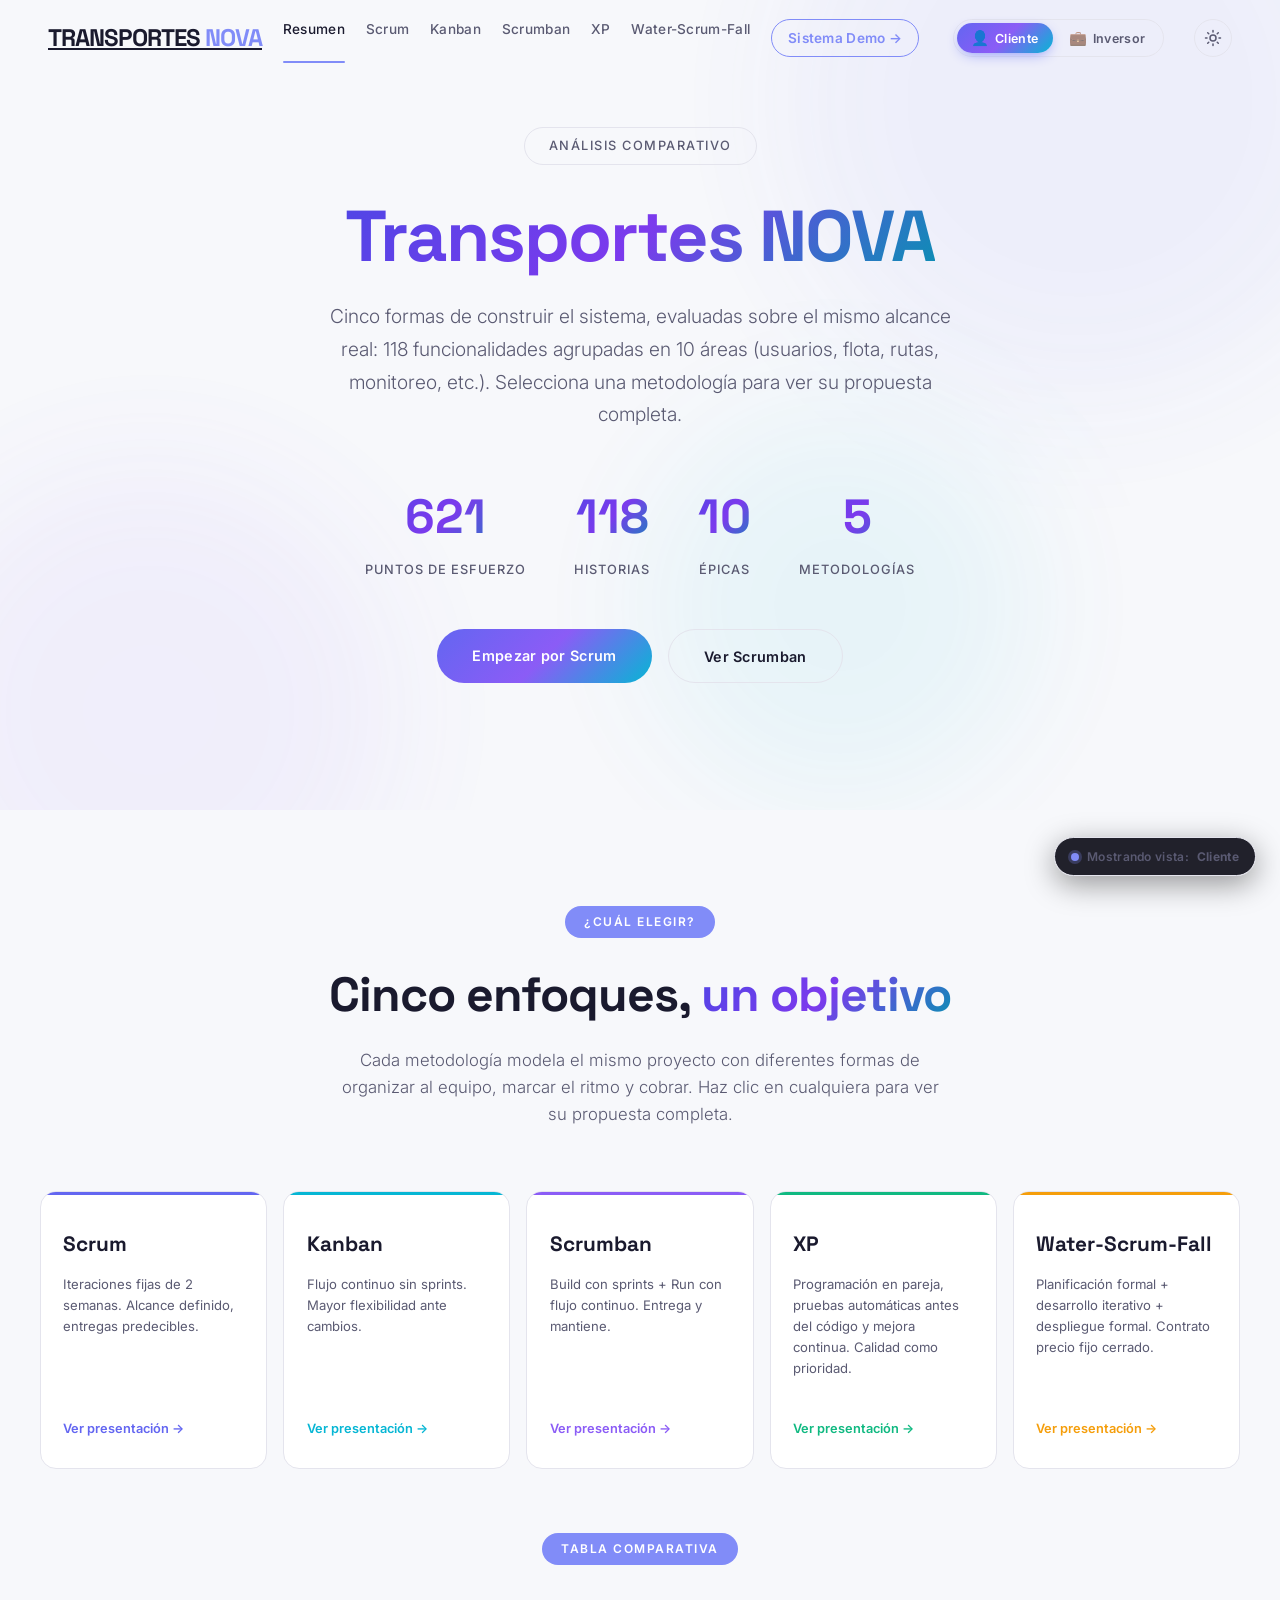
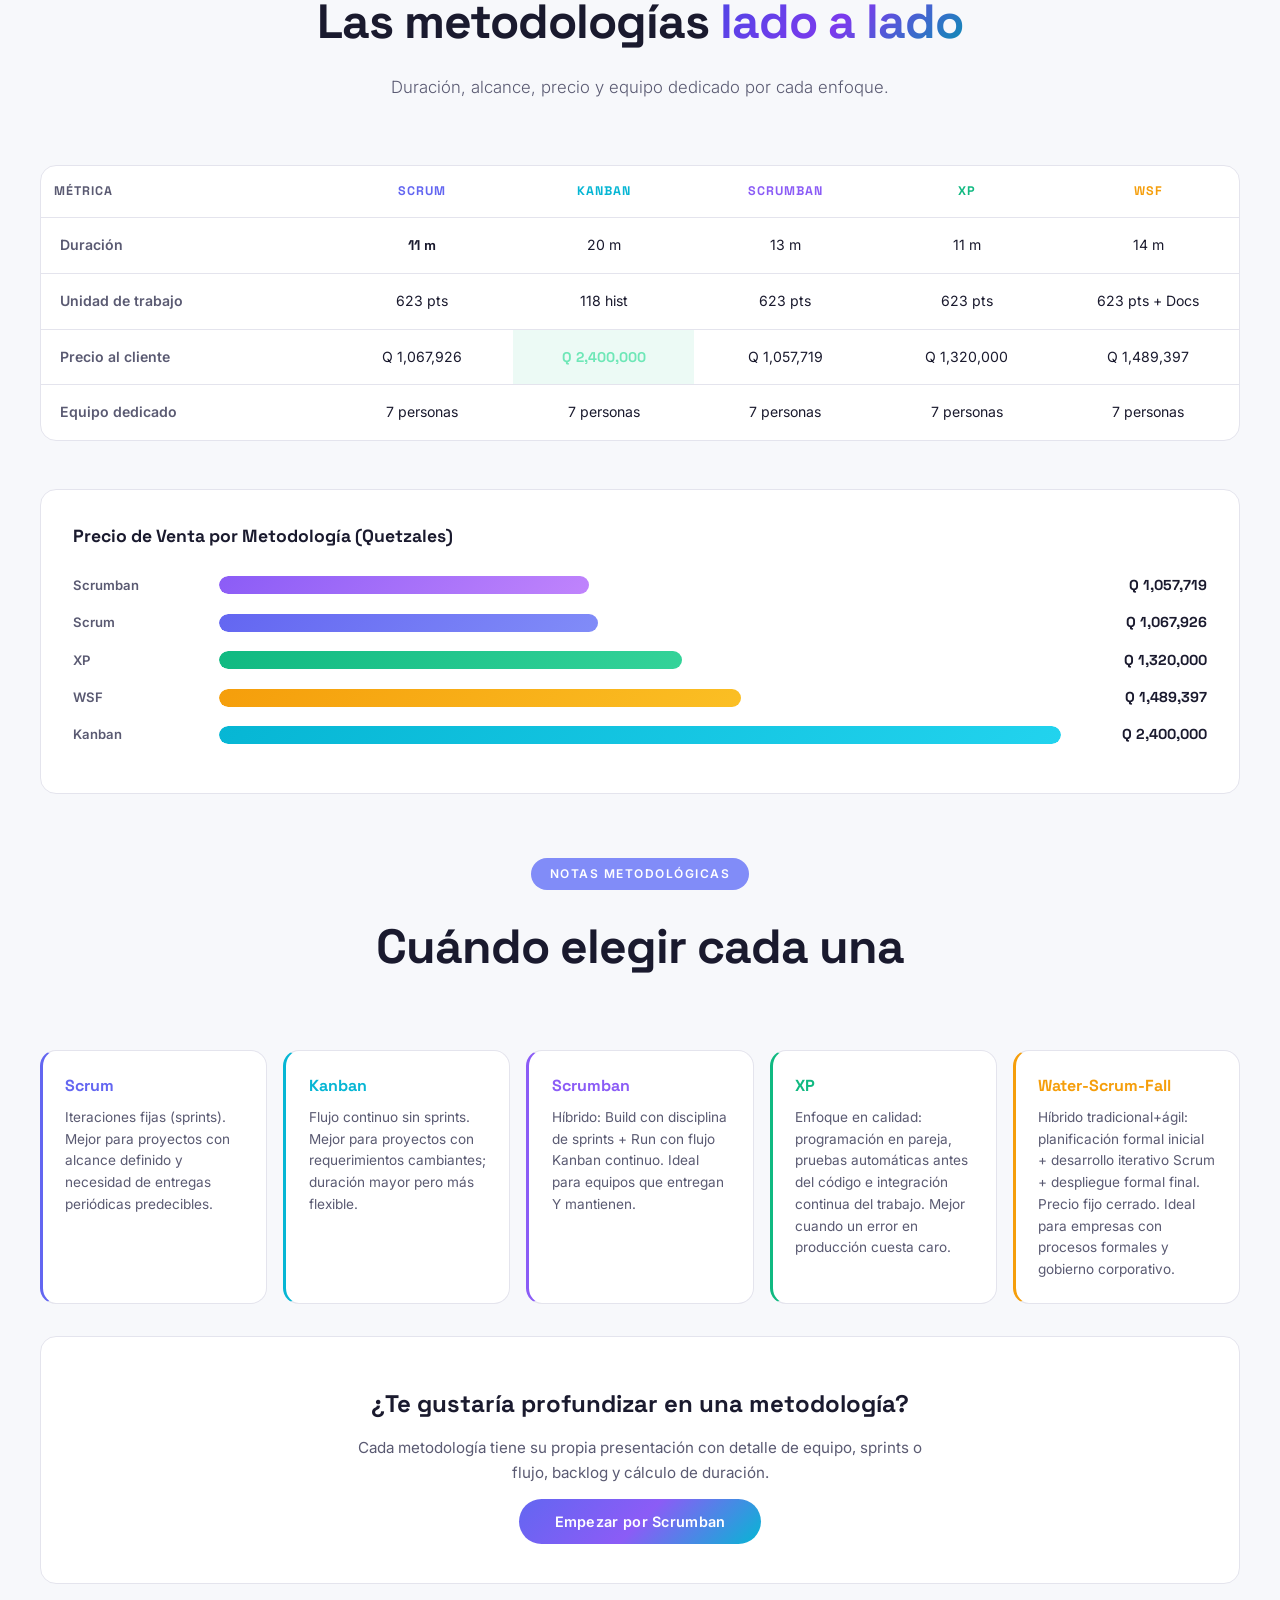
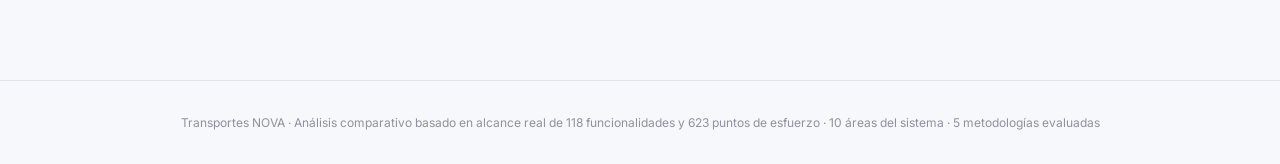
<file: index.html>
<!DOCTYPE html>
<html lang="es">
<head>
    <meta charset="UTF-8">
    <meta name="viewport" content="width=device-width, initial-scale=1.0">
    <title>Transportes NOVA — Análisis de Metodologías</title>
    <link rel="stylesheet" href="styles.css">
    <link href="https://fonts.googleapis.com/css2?family=Inter:wght@300;400;500;600;700;800;900&family=Space+Grotesk:wght@400;500;600;700&display=swap" rel="stylesheet">
</head>
<body data-current-view="resumen">

    <div class="scroll-progress" id="scrollProgress"></div>

    <nav class="navbar" id="navbar">
        <a href="#resumen" data-view="resumen" class="nav-logo">TRANSPORTES <span class="accent">NOVA</span></a>
        <div class="nav-links">
            <a href="#resumen"  data-view="resumen">Resumen</a>
            <a href="#scrum"    data-view="scrum">Scrum</a>
            <a href="#kanban"   data-view="kanban">Kanban</a>
            <a href="#scrumban" data-view="scrumban">Scrumban</a>
            <a href="#xp"       data-view="xp">XP</a>
            <a href="#wsf"      data-view="wsf">Water-Scrum-Fall</a>
            <a href="#pmi"      data-view="pmi" class="investor-only">PMI</a>
            <a href="sistema.html" class="nav-cta-link">Sistema Demo →</a>
            <div class="mode-switcher" role="group" aria-label="Modo de presentación">
                <button class="mode-btn active" data-mode="cliente" type="button" title="Modo Cliente: oculta costos internos y FTE">
                    <span class="mode-icon">👤</span><span class="mode-label">Cliente</span>
                </button>
                <button class="mode-btn" data-mode="inversor" type="button" title="Modo Inversor: muestra todos los costos y márgenes">
                    <span class="mode-icon">💼</span><span class="mode-label">Inversor</span>
                </button>
            </div>
            <button class="theme-toggle" id="themeToggle" aria-label="Cambiar tema" title="Cambiar tema claro / oscuro">
                <svg class="icon-moon" viewBox="0 0 24 24" fill="none" stroke="currentColor" stroke-width="2" stroke-linecap="round" stroke-linejoin="round"><path d="M21 12.79A9 9 0 1 1 11.21 3 7 7 0 0 0 21 12.79z"/></svg>
                <svg class="icon-sun" viewBox="0 0 24 24" fill="none" stroke="currentColor" stroke-width="2" stroke-linecap="round" stroke-linejoin="round"><circle cx="12" cy="12" r="4"/><path d="M12 2v2M12 20v2M4.93 4.93l1.41 1.41M17.66 17.66l1.41 1.41M2 12h2M20 12h2M4.93 19.07l1.41-1.41M17.66 6.34l1.41-1.41"/></svg>
            </button>
        </div>
        <button class="nav-toggle" id="navToggle" aria-label="Menú">
            <span></span><span></span><span></span>
        </button>
    </nav>

    <div class="mobile-menu" id="mobileMenu">
        <a href="#resumen"  data-view="resumen">Resumen</a>
        <a href="#scrum"    data-view="scrum">Scrum</a>
        <a href="#kanban"   data-view="kanban">Kanban</a>
        <a href="#scrumban" data-view="scrumban">Scrumban</a>
        <a href="#xp"       data-view="xp">XP</a>
        <a href="#wsf"      data-view="wsf">Water-Scrum-Fall</a>
        <a href="#pmi"      data-view="pmi" class="investor-only">PMI</a>
        <div class="mobile-mode-switcher">
            <button class="mode-btn active" data-mode="cliente" type="button">
                <span class="mode-icon">👤</span><span class="mode-label">Cliente</span>
            </button>
            <button class="mode-btn" data-mode="inversor" type="button">
                <span class="mode-icon">💼</span><span class="mode-label">Inversor</span>
            </button>
        </div>
        <a href="sistema.html" class="nav-cta-link">Sistema Demo →</a>
        <button class="theme-toggle" id="themeToggleMobile" aria-label="Cambiar tema">
            <svg class="icon-moon" viewBox="0 0 24 24" fill="none" stroke="currentColor" stroke-width="2" stroke-linecap="round" stroke-linejoin="round"><path d="M21 12.79A9 9 0 1 1 11.21 3 7 7 0 0 0 21 12.79z"/></svg>
            <svg class="icon-sun" viewBox="0 0 24 24" fill="none" stroke="currentColor" stroke-width="2" stroke-linecap="round" stroke-linejoin="round"><circle cx="12" cy="12" r="4"/><path d="M12 2v2M12 20v2M4.93 4.93l1.41 1.41M17.66 17.66l1.41 1.41M2 12h2M20 12h2M4.93 19.07l1.41-1.41M17.66 6.34l1.41-1.41"/></svg>
        </button>
    </div>

    <!-- ============================================================
         VIEW: RESUMEN — Análisis Comparativo
         ============================================================ -->
    <main class="view" data-view="resumen">
        <section class="hero">
            <div class="hero-bg-shapes">
                <div class="shape shape-1"></div>
                <div class="shape shape-2"></div>
                <div class="shape shape-3"></div>
            </div>
            <div class="hero-content">
                <div class="hero-badge animate-on-scroll">Análisis Comparativo</div>
                <h1 class="hero-title animate-on-scroll">
                    <span class="gradient-text">Transportes NOVA</span>
                </h1>
                <p class="hero-subtitle animate-on-scroll">Cinco formas de construir el sistema, evaluadas sobre el mismo alcance real: 118 funcionalidades agrupadas en 10 áreas (usuarios, flota, rutas, monitoreo, etc.). Selecciona una metodología para ver su propuesta completa.</p>
                <div class="hero-stats">
                    <div class="hero-stat animate-on-scroll">
                        <span class="hero-stat-number counter" data-target="623">0</span>
                        <span class="hero-stat-label">Puntos de esfuerzo</span>
                    </div>
                    <div class="hero-stat animate-on-scroll" style="animation-delay:.1s">
                        <span class="hero-stat-number counter" data-target="118">0</span>
                        <span class="hero-stat-label">Historias</span>
                    </div>
                    <div class="hero-stat animate-on-scroll" style="animation-delay:.2s">
                        <span class="hero-stat-number counter" data-target="10">0</span>
                        <span class="hero-stat-label">Épicas</span>
                    </div>
                    <div class="hero-stat animate-on-scroll" style="animation-delay:.3s">
                        <span class="hero-stat-number counter" data-target="5">0</span>
                        <span class="hero-stat-label">Metodologías</span>
                    </div>
                </div>
                <div class="hero-buttons animate-on-scroll">
                    <a href="#scrum"    data-view="scrum"    class="btn btn-primary">Empezar por Scrum</a>
                    <a href="#pmi"      data-view="pmi"      class="btn btn-outline investor-only">Ver Análisis PMI</a>
                    <a href="#scrumban" data-view="scrumban" class="btn btn-outline client-only">Ver Scrumban</a>
                </div>
            </div>
        </section>

        <section class="section">
            <div class="container">
                <div class="section-header animate-on-scroll">
                    <span class="section-tag">¿Cuál Elegir?</span>
                    <h2 class="section-title">Cinco enfoques, <span class="gradient-text">un objetivo</span></h2>
                    <p class="section-subtitle">Cada metodología modela el mismo proyecto con diferentes formas de organizar al equipo, marcar el ritmo y cobrar. Haz clic en cualquiera para ver su propuesta completa.</p>
                </div>

                <div class="metodos-5">
                    <a href="#scrum" data-view="scrum" class="metodo-card animate-on-scroll" data-color="scrum">
                        <h3>Scrum</h3>
                        <p>Iteraciones fijas de 2 semanas. Alcance definido, entregas predecibles.</p>
                        <span class="open-link">Ver presentación →</span>
                    </a>
                    <a href="#kanban" data-view="kanban" class="metodo-card animate-on-scroll" data-color="kanban" style="animation-delay:.08s">
                        <h3>Kanban</h3>
                        <p>Flujo continuo sin sprints. Mayor flexibilidad ante cambios.</p>
                        <span class="open-link">Ver presentación →</span>
                    </a>
                    <a href="#scrumban" data-view="scrumban" class="metodo-card animate-on-scroll" data-color="scrumban" style="animation-delay:.16s">
                        <h3>Scrumban</h3>
                        <p>Build con sprints + Run con flujo continuo. Entrega y mantiene.</p>
                        <span class="open-link">Ver presentación →</span>
                    </a>
                    <a href="#xp" data-view="xp" class="metodo-card animate-on-scroll" data-color="xp" style="animation-delay:.24s">
                        <h3>XP</h3>
                        <p>Programación en pareja, pruebas automáticas antes del código y mejora continua. Calidad como prioridad.</p>
                        <span class="open-link">Ver presentación →</span>
                    </a>
                    <a href="#wsf" data-view="wsf" class="metodo-card animate-on-scroll" data-color="wsf" style="animation-delay:.32s">
                        <h3>Water-Scrum-Fall</h3>
                        <p>Planificación formal + desarrollo iterativo + despliegue formal. Contrato precio fijo cerrado.</p>
                        <span class="open-link">Ver presentación →</span>
                    </a>
                </div>

                <div class="section-header animate-on-scroll" style="margin-top:4rem">
                    <span class="section-tag" style="background:var(--accent)">Tabla Comparativa</span>
                    <h2 class="section-title investor-only">Las cifras lado a lado</h2>
                    <h2 class="section-title client-only">Las metodologías <span class="gradient-text">lado a lado</span></h2>
                    <p class="section-subtitle client-only">Duración, alcance, precio y equipo dedicado por cada enfoque.</p>
                </div>

                <div class="comp-table animate-on-scroll">
                    <div class="comp-table-scroll">
                        <div class="comp-row header">
                            <div class="comp-cell label">Métrica</div>
                            <div class="comp-cell" data-method="scrum">Scrum</div>
                            <div class="comp-cell" data-method="kanban">Kanban</div>
                            <div class="comp-cell" data-method="scrumban">Scrumban</div>
                            <div class="comp-cell" data-method="xp">XP</div>
                            <div class="comp-cell" data-method="wsf">WSF</div>
                        </div>
                        <div class="comp-row">
                            <div class="comp-cell label">Duración</div>
                            <div class="comp-cell"><strong>11 m</strong></div>
                            <div class="comp-cell">20 m</div>
                            <div class="comp-cell">13 m</div>
                            <div class="comp-cell">11 m</div>
                            <div class="comp-cell">14 m</div>
                        </div>
                        <div class="comp-row">
                            <div class="comp-cell label">Unidad de trabajo</div>
                            <div class="comp-cell">623 pts</div>
                            <div class="comp-cell">118 hist</div>
                            <div class="comp-cell">623 pts</div>
                            <div class="comp-cell">623 pts</div>
                            <div class="comp-cell">623 pts + Docs</div>
                        </div>
                        <div class="comp-row investor-only">
                            <div class="comp-cell label">Costo interno</div>
                            <div class="comp-cell"><strong>Q 514,250</strong></div>
                            <div class="comp-cell">Q 935,000</div>
                            <div class="comp-cell comp-best"><strong>Q 423,088</strong></div>
                            <div class="comp-cell">Q 514,250</div>
                            <div class="comp-cell">Q 819,168</div>
                        </div>
                        <div class="comp-row">
                            <div class="comp-cell label investor-only">Precio (venta)</div>
                            <div class="comp-cell label client-only">Precio al cliente</div>
                            <div class="comp-cell">Q 1,067,926</div>
                            <div class="comp-cell comp-best"><strong>Q 2,400,000</strong></div>
                            <div class="comp-cell">Q 1,057,719</div>
                            <div class="comp-cell">Q 1,320,000</div>
                            <div class="comp-cell">Q 1,489,397</div>
                        </div>
                        <div class="comp-row investor-only">
                            <div class="comp-cell label">Margen bruto</div>
                            <div class="comp-cell">Q 553,676</div>
                            <div class="comp-cell comp-best"><strong>Q 1,465,000</strong></div>
                            <div class="comp-cell">Q 634,631</div>
                            <div class="comp-cell">Q 805,750</div>
                            <div class="comp-cell">Q 670,229</div>
                        </div>
                        <div class="comp-row investor-only">
                            <div class="comp-cell label">Margen %</div>
                            <div class="comp-cell">51.85 %</div>
                            <div class="comp-cell comp-best"><strong>61.04 %</strong></div>
                            <div class="comp-cell">60.00 %</div>
                            <div class="comp-cell">61.04 %</div>
                            <div class="comp-cell">45.00 %</div>
                        </div>
                        <div class="comp-row investor-only">
                            <div class="comp-cell label">Costo / unidad</div>
                            <div class="comp-cell">Q 825 / SP</div>
                            <div class="comp-cell">Q 7,924 / hist</div>
                            <div class="comp-cell">Build + Run</div>
                            <div class="comp-cell">Q 825 / SP</div>
                            <div class="comp-cell">Precio fijo</div>
                        </div>
                        <div class="comp-row investor-only">
                            <div class="comp-cell label">Equipo mensual</div>
                            <div class="comp-cell">Q 46,750</div>
                            <div class="comp-cell">Q 46,750</div>
                            <div class="comp-cell">Q 46,750</div>
                            <div class="comp-cell">Q 46,750</div>
                            <div class="comp-cell">Q 46,750</div>
                        </div>
                        <div class="comp-row client-only">
                            <div class="comp-cell label">Equipo dedicado</div>
                            <div class="comp-cell">7 personas</div>
                            <div class="comp-cell">7 personas</div>
                            <div class="comp-cell">7 personas</div>
                            <div class="comp-cell">7 personas</div>
                            <div class="comp-cell">7 personas</div>
                        </div>
                    </div>
                </div>

                <div class="hbar-chart animate-on-scroll investor-only">
                    <h3 class="hbar-title">Costo Interno por Metodología (Quetzales)</h3>
                    <div class="hbar-row">
                        <div class="hbar-label">Scrumban</div>
                        <div class="hbar-track"><div class="hbar-fill" data-method="scrumban" data-width="45"></div></div>
                        <div class="hbar-value">Q 423,088</div>
                    </div>
                    <div class="hbar-row">
                        <div class="hbar-label">Scrum</div>
                        <div class="hbar-track"><div class="hbar-fill" data-method="scrum" data-width="55"></div></div>
                        <div class="hbar-value">Q 514,250</div>
                    </div>
                    <div class="hbar-row">
                        <div class="hbar-label">XP</div>
                        <div class="hbar-track"><div class="hbar-fill" data-method="xp" data-width="55"></div></div>
                        <div class="hbar-value">Q 514,250</div>
                    </div>
                    <div class="hbar-row">
                        <div class="hbar-label">WSF</div>
                        <div class="hbar-track"><div class="hbar-fill" data-method="wsf" data-width="88"></div></div>
                        <div class="hbar-value">Q 819,168</div>
                    </div>
                    <div class="hbar-row">
                        <div class="hbar-label">Kanban</div>
                        <div class="hbar-track"><div class="hbar-fill" data-method="kanban" data-width="100"></div></div>
                        <div class="hbar-value">Q 935,000</div>
                    </div>
                </div>

                <div class="hbar-chart animate-on-scroll">
                    <h3 class="hbar-title">Precio de Venta por Metodología (Quetzales)</h3>
                    <div class="hbar-row">
                        <div class="hbar-label">Scrumban</div>
                        <div class="hbar-track"><div class="hbar-fill" data-method="scrumban" data-width="44"></div></div>
                        <div class="hbar-value">Q 1,057,719</div>
                    </div>
                    <div class="hbar-row">
                        <div class="hbar-label">Scrum</div>
                        <div class="hbar-track"><div class="hbar-fill" data-method="scrum" data-width="45"></div></div>
                        <div class="hbar-value">Q 1,067,926</div>
                    </div>
                    <div class="hbar-row">
                        <div class="hbar-label">XP</div>
                        <div class="hbar-track"><div class="hbar-fill" data-method="xp" data-width="55"></div></div>
                        <div class="hbar-value">Q 1,320,000</div>
                    </div>
                    <div class="hbar-row">
                        <div class="hbar-label">WSF</div>
                        <div class="hbar-track"><div class="hbar-fill" data-method="wsf" data-width="62"></div></div>
                        <div class="hbar-value">Q 1,489,397</div>
                    </div>
                    <div class="hbar-row">
                        <div class="hbar-label">Kanban</div>
                        <div class="hbar-track"><div class="hbar-fill" data-method="kanban" data-width="100"></div></div>
                        <div class="hbar-value">Q 2,400,000</div>
                    </div>
                </div>

                <div class="section-header animate-on-scroll" style="margin-top:4rem">
                    <span class="section-tag" style="background:var(--accent)">Notas Metodológicas</span>
                    <h2 class="section-title">Cuándo elegir cada una</h2>
                </div>

                <div class="notes-grid animate-on-scroll">
                    <div class="note-card" data-method="scrum">
                        <div class="note-name">Scrum</div>
                        <div class="note-text">Iteraciones fijas (sprints). Mejor para proyectos con alcance definido y necesidad de entregas periódicas predecibles.</div>
                    </div>
                    <div class="note-card" data-method="kanban">
                        <div class="note-name">Kanban</div>
                        <div class="note-text">Flujo continuo sin sprints. Mejor para proyectos con requerimientos cambiantes; duración mayor pero más flexible.</div>
                    </div>
                    <div class="note-card" data-method="scrumban">
                        <div class="note-name">Scrumban</div>
                        <div class="note-text">Híbrido: Build con disciplina de sprints + Run con flujo Kanban continuo. Ideal para equipos que entregan Y mantienen.</div>
                    </div>
                    <div class="note-card" data-method="xp">
                        <div class="note-name">XP</div>
                        <div class="note-text">Enfoque en calidad: programación en pareja, pruebas automáticas antes del código e integración continua del trabajo. Mejor cuando un error en producción cuesta caro.</div>
                    </div>
                    <div class="note-card" data-method="wsf">
                        <div class="note-name">Water-Scrum-Fall</div>
                        <div class="note-text">Híbrido tradicional+ágil: planificación formal inicial + desarrollo iterativo Scrum + despliegue formal final. Precio fijo cerrado. Ideal para empresas con procesos formales y gobierno corporativo.</div>
                    </div>
                </div>

                <div class="view-cta animate-on-scroll investor-only">
                    <h3>¿Quieres ver el análisis financiero PMI?</h3>
                    <p>Rentabilidad, tiempo de recuperación, retorno sobre los recursos y reserva para imprevistos, comparados contra el rendimiento mínimo aceptable (38%) para las cinco metodologías.</p>
                    <a href="#pmi" data-view="pmi" class="btn btn-primary">Ver análisis PMI</a>
                </div>
                <div class="view-cta animate-on-scroll client-only">
                    <h3>¿Te gustaría profundizar en una metodología?</h3>
                    <p>Cada metodología tiene su propia presentación con detalle de equipo, sprints o flujo, backlog y cálculo de duración.</p>
                    <a href="#scrumban" data-view="scrumban" class="btn btn-primary">Empezar por Scrumban</a>
                </div>
            </div>
        </section>
    </main>

    <!-- ============================================================
         VIEW: SCRUM
         ============================================================ -->
    <main class="view" data-view="scrum">
        <section class="hero">
            <div class="hero-bg-shapes">
                <div class="shape shape-1"></div>
                <div class="shape shape-2"></div>
                <div class="shape shape-3"></div>
            </div>
            <div class="hero-content">
                <div class="view-hero-icon animate-on-scroll">SCRUM</div>
                <div class="hero-badge animate-on-scroll">Metodología Scrum</div>
                <h1 class="hero-title animate-on-scroll">
                    Iteraciones <span class="view-gradient-text">predecibles</span>
                </h1>
                <p class="hero-subtitle animate-on-scroll">Ciclos de trabajo de 2 semanas con reuniones estructuradas y un ritmo predecible. Entregas periódicas con alcance definido y control total.</p>
                <div class="kpi-row">
                    <div class="kpi-card animate-on-scroll">
                        <div class="kpi-value"><span class="counter" data-target="11">0</span><span class="kpi-unit">meses</span></div>
                        <div class="kpi-label">Duración</div>
                    </div>
                    <div class="kpi-card animate-on-scroll" style="animation-delay:.08s">
                        <div class="kpi-value"><span class="counter" data-target="623">0</span><span class="kpi-unit">pts</span></div>
                        <div class="kpi-label">Puntos de esfuerzo</div>
                    </div>
                    <div class="kpi-card animate-on-scroll investor-only" style="animation-delay:.16s">
                        <div class="kpi-value">Q<span class="counter" data-target="514250">0</span></div>
                        <div class="kpi-label">Costo Interno</div>
                    </div>
                    <div class="kpi-card animate-on-scroll investor-only" style="animation-delay:.24s">
                        <div class="kpi-value"><span class="counter" data-target="51.85">0</span><span class="kpi-unit">%</span></div>
                        <div class="kpi-label">Margen Bruto</div>
                    </div>
                    <div class="kpi-card animate-on-scroll client-only" style="animation-delay:.16s">
                        <div class="kpi-value"><span class="counter" data-target="23">0</span><span class="kpi-unit">sprints</span></div>
                        <div class="kpi-label">Iteraciones</div>
                    </div>
                    <div class="kpi-card animate-on-scroll client-only" style="animation-delay:.24s">
                        <div class="kpi-value"><span class="counter" data-target="7">0</span><span class="kpi-unit">personas</span></div>
                        <div class="kpi-label">Equipo Dedicado</div>
                    </div>
                </div>
            </div>
        </section>

        <section class="section">
            <div class="container">
                <div class="section-header animate-on-scroll">
                    <span class="section-tag">Equipo</span>
                    <h2 class="section-title client-only">Equipo <span class="view-gradient-text">dedicado al proyecto</span></h2>
                    <h2 class="section-title investor-only">7 personas al <span class="view-gradient-text">50 % FTE</span></h2>
                    <p class="section-subtitle client-only">7 profesionales asignados al proyecto durante toda su duración.</p>
                    <p class="section-subtitle investor-only">El mismo equipo modela todas las metodologías ágiles. Costo asignado al proyecto.</p>
                </div>

                <div class="equipo-table animate-on-scroll">
                    <div class="equipo-row equipo-head">
                        <div>Rol</div><div>Descripción</div><div></div><div>FTE</div><div>Costo asignado</div>
                    </div>
                    <div class="equipo-row"><div class="equipo-tag">PO</div><div class="equipo-name">Líder de Producto</div><div class="equipo-desc">Define las funcionalidades y las prioriza</div><div class="equipo-fte">0.5</div><div class="equipo-num">Q 11,000</div></div>
                    <div class="equipo-row"><div class="equipo-tag">SM</div><div class="equipo-name">Facilitador del equipo</div><div class="equipo-desc">Coordina reuniones y desbloquea</div><div class="equipo-fte">0.5</div><div class="equipo-num">Q 8,250</div></div>
                    <div class="equipo-row"><div class="equipo-tag">SN1</div><div class="equipo-name">Senior — Infraestructura</div><div class="equipo-desc">Servidores y despliegues automáticos</div><div class="equipo-fte">0.5</div><div class="equipo-num">Q 7,000</div></div>
                    <div class="equipo-row"><div class="equipo-tag">SN2</div><div class="equipo-name">Senior — Arquitectura</div><div class="equipo-desc">Diseño técnico del sistema</div><div class="equipo-fte">0.5</div><div class="equipo-num">Q 7,750</div></div>
                    <div class="equipo-row"><div class="equipo-tag">JN1</div><div class="equipo-name">Desarrollador 1</div><div class="equipo-desc">Construye las funcionalidades</div><div class="equipo-fte">0.5</div><div class="equipo-num">Q 4,500</div></div>
                    <div class="equipo-row"><div class="equipo-tag">JN2</div><div class="equipo-name">Desarrollador 2</div><div class="equipo-desc">Construye las funcionalidades</div><div class="equipo-fte">0.5</div><div class="equipo-num">Q 4,500</div></div>
                    <div class="equipo-row"><div class="equipo-tag">QA</div><div class="equipo-name">QA Engineer</div><div class="equipo-desc">Pruebas y aseguramiento</div><div class="equipo-fte">0.5</div><div class="equipo-num">Q 3,750</div></div>
                    <div class="equipo-row equipo-foot">
                        <div></div><div>Costo interno mensual</div><div></div><div></div><div class="equipo-num equipo-num-strong">Q 46,750</div>
                    </div>
                </div>

                <div class="equipo-summary animate-on-scroll">
                    <div class="equipo-summary-card">
                        <div class="equipo-summary-label">Velocidad de Equipo</div>
                        <div class="equipo-summary-value">30 SP <span style="font-size:1rem;color:var(--text-muted)">/ sprint</span></div>
                    </div>
                    <div class="equipo-summary-card featured">
                        <div class="equipo-summary-label">Capacidad por Rol</div>
                        <div class="equipo-summary-value" style="font-size:1.1rem">Seniors 18–20 SP · Juniors 10–12 SP</div>
                    </div>
                </div>
            </div>
        </section>

        <section class="section section-dark">
            <div class="container">
                <div class="section-header animate-on-scroll">
                    <span class="section-tag">Cálculos</span>
                    <h2 class="section-title">Del alcance al <span class="view-gradient-text">precio final</span></h2>
                    <p class="section-subtitle">Cómo se calcula el costo total: ciclos de 2 semanas más un margen de seguridad del 10%.</p>
                </div>

                <div class="costos-breakdown animate-on-scroll">
                    <h3 class="breakdown-title">Cálculos del proyecto</h3>
                    <div class="breakdown-formula">
                        <code>Puntos de esfuerzo</code> <span class="eq">÷</span> <code>ritmo del equipo</code> <span class="eq">=</span> <code>ciclos base</code> <span class="eq">×</span> <code>+10% de margen</code> <span class="eq">=</span> <code>ciclos totales</code>
                    </div>
                    <div class="breakdown-list">
                        <div class="breakdown-line"><strong>Total puntos de esfuerzo</strong><span class="breakdown-value">623 pts</span></div>
                        <div class="breakdown-line"><strong>Ritmo del equipo</strong><span class="breakdown-value">30 pts / ciclo</span></div>
                        <div class="breakdown-line"><strong>Ciclos base (sin margen)</strong><span class="breakdown-value">20.77</span></div>
                        <div class="breakdown-line"><strong>Margen de seguridad</strong><span class="breakdown-value">+10 %</span></div>
                        <div class="breakdown-line"><strong>Ciclos totales (con margen)</strong><span class="breakdown-value">22.84</span></div>
                        <div class="breakdown-line"><strong>Duración total</strong><span class="breakdown-value">11 meses</span></div>
                        <div class="breakdown-line total investor-only"><strong>Costo interno por ciclo</strong><span class="breakdown-value">Q 21,594</span></div>
                    </div>
                </div>

                <div class="financial-card animate-on-scroll">
                    <div class="financial-grid">
                        <div class="financial-item investor-only">
                            <div class="financial-item-label">Costo Interno</div>
                            <div class="financial-item-value">Q 514,250</div>
                            <div class="financial-item-sub">11 meses × Q 46,750</div>
                        </div>
                        <div class="financial-item">
                            <div class="financial-item-label">Precio al Cliente</div>
                            <div class="financial-item-value">Q 1,067,926</div>
                            <div class="financial-item-sub">23 sprints × Q 46,750</div>
                        </div>
                        <div class="financial-item investor-only">
                            <div class="financial-item-label">Margen Bruto</div>
                            <div class="financial-item-value">Q 553,676</div>
                            <div class="financial-item-sub">51.85 % sobre venta · Markup 107.67 %</div>
                        </div>
                        <div class="financial-item investor-only">
                            <div class="financial-item-label">Costo por punto</div>
                            <div class="financial-item-value">Q 825</div>
                            <div class="financial-item-sub">Q 514,250 ÷ 623 pts</div>
                        </div>
                        <div class="financial-item investor-only">
                            <div class="financial-item-label">Retorno sobre inversión (ROI)</div>
                            <div class="financial-item-value">83.5 %</div>
                            <div class="financial-item-sub">Beneficio neto Q 485,951</div>
                        </div>
                        <div class="financial-item investor-only">
                            <div class="financial-item-label">Recuperación</div>
                            <div class="financial-item-value">6.2 m</div>
                            <div class="financial-item-sub">Meses para recuperar</div>
                        </div>
                        <div class="financial-item client-only">
                            <div class="financial-item-label">Duración</div>
                            <div class="financial-item-value">11 m</div>
                            <div class="financial-item-sub">22.84 ciclos de 2 semanas</div>
                        </div>
                        <div class="financial-item client-only">
                            <div class="financial-item-label">Equipo Dedicado</div>
                            <div class="financial-item-value">7</div>
                            <div class="financial-item-sub">Profesionales asignados</div>
                        </div>
                    </div>
                    <div class="financial-verdict investor-only">
                        <span class="check">✓</span>
                        Análisis financiero: PROYECTO VIABLE · Retorno 83.5 % &gt; mínimo aceptable 38 %
                    </div>
                </div>
            </div>
        </section>

        <section class="section">
            <div class="container">
                <div class="section-header animate-on-scroll">
                    <span class="section-tag">Backlog</span>
                    <h2 class="section-title">10 épicas · 118 historias · <span class="view-gradient-text">623 pts</span></h2>
                    <p class="section-subtitle">El backlog real del proyecto en Jira, distribuido por épicas de negocio.</p>
                </div>

                <div class="epicas-grid">
                    <div class="epica-card animate-on-scroll"><div class="epica-code">EP01</div><div class="epica-name">Usuarios, Roles y Permisos</div><div class="epica-meta"><strong>9</strong> historias <strong>45</strong> pts</div><div class="epica-bar"><div class="epica-fill" data-width="53"></div></div></div>
                    <div class="epica-card animate-on-scroll"><div class="epica-code">EP02</div><div class="epica-name">Gestión de Flota y Unidades</div><div class="epica-meta"><strong>12</strong> historias <strong>60</strong> pts</div><div class="epica-bar"><div class="epica-fill" data-width="71"></div></div></div>
                    <div class="epica-card animate-on-scroll"><div class="epica-code">EP03</div><div class="epica-name">Gestión de Pilotos</div><div class="epica-meta"><strong>11</strong> historias <strong>60</strong> pts</div><div class="epica-bar"><div class="epica-fill" data-width="71"></div></div></div>
                    <div class="epica-card animate-on-scroll"><div class="epica-code">EP04</div><div class="epica-name">Rutas y Planificación Operativa</div><div class="epica-meta"><strong>15</strong> historias <strong>85</strong> pts</div><div class="epica-bar"><div class="epica-fill" data-width="100"></div></div></div>
                    <div class="epica-card animate-on-scroll"><div class="epica-code">EP05</div><div class="epica-name">Monitoreo en Tiempo Real</div><div class="epica-meta"><strong>11</strong> historias <strong>70</strong> pts</div><div class="epica-bar"><div class="epica-fill" data-width="82"></div></div></div>
                    <div class="epica-card animate-on-scroll"><div class="epica-code">EP06</div><div class="epica-name">Gestión de Incidencias</div><div class="epica-meta"><strong>10</strong> historias <strong>50</strong> pts</div><div class="epica-bar"><div class="epica-fill" data-width="59"></div></div></div>
                    <div class="epica-card animate-on-scroll"><div class="epica-code">EP07</div><div class="epica-name">Mantenimiento Preventivo y Correctivo</div><div class="epica-meta"><strong>11</strong> historias <strong>63</strong> pts</div><div class="epica-bar"><div class="epica-fill" data-width="74"></div></div></div>
                    <div class="epica-card animate-on-scroll"><div class="epica-code">EP08</div><div class="epica-name">Alertas y Notificaciones</div><div class="epica-meta"><strong>12</strong> historias <strong>59</strong> pts</div><div class="epica-bar"><div class="epica-fill" data-width="69"></div></div></div>
                    <div class="epica-card animate-on-scroll"><div class="epica-code">EP09</div><div class="epica-name">Dashboard Ejecutivo y Reportes</div><div class="epica-meta"><strong>14</strong> historias <strong>67</strong> pts</div><div class="epica-bar"><div class="epica-fill" data-width="79"></div></div></div>
                    <div class="epica-card animate-on-scroll"><div class="epica-code">EP10</div><div class="epica-name">Trazabilidad Interna de Encomiendas</div><div class="epica-meta"><strong>13</strong> historias <strong>64</strong> pts</div><div class="epica-bar"><div class="epica-fill" data-width="75"></div></div></div>
                </div>
            </div>
        </section>

        <section class="section section-dark">
            <div class="container">
                <div class="section-header animate-on-scroll">
                    <span class="section-tag">Criterios</span>
                    <h2 class="section-title">¿Cuándo elegir <span class="view-gradient-text">Scrum</span>?</h2>
                </div>
                <div class="criterios-grid animate-on-scroll">
                    <div class="criterio-card"><div class="criterio-icon">✓</div><h4>Alcance definido</h4><p>El backlog está priorizado y se conocen las épicas. Cambios mayores son la excepción, no la regla.</p></div>
                    <div class="criterio-card"><div class="criterio-icon">⏱</div><h4>Entregas predecibles</h4><p>Necesitas ver progreso cada 2 semanas. Cadencia constante facilita reporting gerencial.</p></div>
                    <div class="criterio-card"><div class="criterio-icon">📊</div><h4>Métricas claras</h4><p>Velocidad por sprint, burn-down y burn-up dan visibilidad ejecutiva del avance real.</p></div>
                    <div class="criterio-card"><div class="criterio-icon">👥</div><h4>Equipo dedicado</h4><p>El equipo trabaja como célula estable; roles de PO y Scrum Master están claramente asignados.</p></div>
                </div>

                <div class="view-cta animate-on-scroll">
                    <h3>¿Quieres comparar con otras metodologías?</h3>
                    <p>El Resumen tiene la tabla con las cinco metodologías evaluadas sobre el mismo backlog.</p>
                    <a href="#resumen" data-view="resumen" class="btn btn-primary">Ver Resumen Comparativo</a>
                </div>
            </div>
        </section>
    </main>

    <!-- ============================================================
         VIEW: KANBAN
         ============================================================ -->
    <main class="view" data-view="kanban">
        <section class="hero">
            <div class="hero-bg-shapes">
                <div class="shape shape-1"></div>
                <div class="shape shape-2"></div>
                <div class="shape shape-3"></div>
            </div>
            <div class="hero-content">
                <div class="view-hero-icon animate-on-scroll">KANBAN</div>
                <div class="hero-badge animate-on-scroll">Metodología Kanban</div>
                <h1 class="hero-title animate-on-scroll">
                    Flujo <span class="view-gradient-text">continuo</span>
                </h1>
                <p class="hero-subtitle animate-on-scroll">Sin ciclos fijos. Flujo constante de 6 entregas por mes con un máximo de 3 tareas trabajándose a la vez. Máxima flexibilidad ante cambios.</p>
                <div class="kpi-row">
                    <div class="kpi-card animate-on-scroll">
                        <div class="kpi-value"><span class="counter" data-target="20">0</span><span class="kpi-unit">meses</span></div>
                        <div class="kpi-label">Duración</div>
                    </div>
                    <div class="kpi-card animate-on-scroll" style="animation-delay:.08s">
                        <div class="kpi-value"><span class="counter" data-target="118">0</span></div>
                        <div class="kpi-label">Historias</div>
                    </div>
                    <div class="kpi-card animate-on-scroll investor-only" style="animation-delay:.16s">
                        <div class="kpi-value">Q<span class="counter" data-target="935000">0</span></div>
                        <div class="kpi-label">Costo Interno</div>
                    </div>
                    <div class="kpi-card animate-on-scroll investor-only" style="animation-delay:.24s">
                        <div class="kpi-value"><span class="counter" data-target="61.04">0</span><span class="kpi-unit">%</span></div>
                        <div class="kpi-label">Margen Bruto</div>
                    </div>
                    <div class="kpi-card animate-on-scroll client-only" style="animation-delay:.16s">
                        <div class="kpi-value"><span class="counter" data-target="6">0</span><span class="kpi-unit">hist/mes</span></div>
                        <div class="kpi-label">Entregas / mes</div>
                    </div>
                    <div class="kpi-card animate-on-scroll client-only" style="animation-delay:.24s">
                        <div class="kpi-value"><span class="counter" data-target="7">0</span><span class="kpi-unit">personas</span></div>
                        <div class="kpi-label">Equipo Dedicado</div>
                    </div>
                </div>
            </div>
        </section>

        <section class="section">
            <div class="container">
                <div class="section-header animate-on-scroll">
                    <span class="section-tag">Equipo</span>
                    <h2 class="section-title client-only">Equipo <span class="view-gradient-text">en flujo continuo</span></h2>
                    <h2 class="section-title investor-only">Mismo equipo, <span class="view-gradient-text">flujo distinto</span></h2>
                    <p class="section-subtitle client-only">7 profesionales atendiendo trabajo en flujo continuo, sin ceremonias de sprint.</p>
                    <p class="section-subtitle investor-only">7 personas al 50 % FTE atendiendo trabajo en flujo continuo, sin ceremonias de sprint.</p>
                </div>

                <div class="equipo-table animate-on-scroll">
                    <div class="equipo-row equipo-head"><div>Rol</div><div>Descripción</div><div></div><div>FTE</div><div>Costo asignado</div></div>
                    <div class="equipo-row"><div class="equipo-tag">PO</div><div class="equipo-name">Product Owner</div><div class="equipo-desc">Prioriza la cola de entrada</div><div class="equipo-fte">0.5</div><div class="equipo-num">Q 11,000</div></div>
                    <div class="equipo-row"><div class="equipo-tag">SM</div><div class="equipo-name">Facilitador del equipo</div><div class="equipo-desc">Vigila la carga del equipo y los bloqueos</div><div class="equipo-fte">0.5</div><div class="equipo-num">Q 8,250</div></div>
                    <div class="equipo-row"><div class="equipo-tag">SN1</div><div class="equipo-name">Senior DevOps</div><div class="equipo-desc">Infraestructura, CI/CD</div><div class="equipo-fte">0.5</div><div class="equipo-num">Q 7,000</div></div>
                    <div class="equipo-row"><div class="equipo-tag">SN2</div><div class="equipo-name">Senior Cloud Engineer</div><div class="equipo-desc">Arquitectura técnica</div><div class="equipo-fte">0.5</div><div class="equipo-num">Q 7,750</div></div>
                    <div class="equipo-row"><div class="equipo-tag">JN1</div><div class="equipo-name">Junior Full Stack 1</div><div class="equipo-desc">Desarrollo</div><div class="equipo-fte">0.5</div><div class="equipo-num">Q 4,500</div></div>
                    <div class="equipo-row"><div class="equipo-tag">JN2</div><div class="equipo-name">Junior Full Stack 2</div><div class="equipo-desc">Desarrollo</div><div class="equipo-fte">0.5</div><div class="equipo-num">Q 4,500</div></div>
                    <div class="equipo-row"><div class="equipo-tag">QA</div><div class="equipo-name">QA Engineer</div><div class="equipo-desc">Pruebas continuas</div><div class="equipo-fte">0.5</div><div class="equipo-num">Q 3,750</div></div>
                    <div class="equipo-row equipo-foot"><div></div><div>Costo interno mensual</div><div></div><div></div><div class="equipo-num equipo-num-strong">Q 46,750</div></div>
                </div>
            </div>
        </section>

        <section class="section section-dark">
            <div class="container">
                <div class="section-header animate-on-scroll">
                    <span class="section-tag">Tablero</span>
                    <h2 class="section-title">Visualización del <span class="view-gradient-text">flujo</span></h2>
                </div>

                <div class="kanban-metrics animate-on-scroll">
                    <div class="kanban-metric"><div class="kanban-metric-value">7</div><div class="kanban-metric-name">Tiempo de trabajo</div><div class="kanban-metric-sub">días efectivos por entrega</div></div>
                    <div class="kanban-metric"><div class="kanban-metric-value">10</div><div class="kanban-metric-name">Tiempo total</div><div class="kanban-metric-sub">incluye espera en cola</div></div>
                    <div class="kanban-metric"><div class="kanban-metric-value">3</div><div class="kanban-metric-name">Tareas a la vez</div><div class="kanban-metric-sub">máximo en paralelo</div></div>
                    <div class="kanban-metric"><div class="kanban-metric-value">6</div><div class="kanban-metric-name">Entregas / mes</div><div class="kanban-metric-sub">ritmo sostenido</div></div>
                </div>

                <div class="kanban-board animate-on-scroll">
                    <div class="kanban-column">
                        <div class="kanban-col-header backlog-col"><h4>Backlog</h4><span class="kanban-count">118 hist</span></div>
                        <div class="kanban-cards">
                            <div class="kanban-item" style="border-left-color:#6366f1">EP01 · Usuarios y roles</div>
                            <div class="kanban-item" style="border-left-color:#06b6d4">EP02 · Flota y unidades</div>
                            <div class="kanban-item" style="border-left-color:#8b5cf6">EP04 · Rutas operativas</div>
                            <div class="kanban-item" style="border-left-color:#ec4899">EP05 · Monitoreo</div>
                            <div class="more-items">+ 114 más…</div>
                        </div>
                    </div>
                    <div class="kanban-column">
                        <div class="kanban-col-header todo-col"><h4>To Do</h4><span class="kanban-count">priorizadas</span></div>
                        <div class="kanban-cards">
                            <div class="kanban-item" style="border-left-color:#6366f1">SCRUM-16 · Asignar roles</div>
                            <div class="kanban-item" style="border-left-color:#06b6d4">SCRUM-20 · Registrar unidades</div>
                            <div class="kanban-item" style="border-left-color:#10b981">SCRUM-32 · Registrar pilotos</div>
                        </div>
                    </div>
                    <div class="kanban-column">
                        <div class="kanban-col-header progress-col"><h4>En proceso</h4><span class="kanban-count">máx 3</span></div>
                        <div class="kanban-cards">
                            <div class="kanban-item" style="border-left-color:#f59e0b">SCRUM-43 · Registrar rutas</div>
                            <div class="kanban-item" style="border-left-color:#f59e0b">SCRUM-58 · Mapa unidades</div>
                            <div class="kanban-item" style="border-left-color:#f59e0b">SCRUM-69 · Incidencias</div>
                        </div>
                    </div>
                    <div class="kanban-column">
                        <div class="kanban-col-header test-col"><h4>Test</h4><span class="kanban-count">QA</span></div>
                        <div class="kanban-cards">
                            <div class="kanban-item" style="border-left-color:#8b5cf6">SCRUM-11 · Registro usuario</div>
                            <div class="kanban-item" style="border-left-color:#8b5cf6">SCRUM-17 · Restringir rol</div>
                        </div>
                    </div>
                    <div class="kanban-column">
                        <div class="kanban-col-header done-col"><h4>Done</h4><span class="kanban-count">entregadas</span></div>
                        <div class="kanban-cards">
                            <div class="kanban-item done-item" style="border-left-color:#059669">SCRUM-12 · Listar usuarios</div>
                            <div class="kanban-item done-item" style="border-left-color:#059669">SCRUM-13 · Buscar usuarios</div>
                            <div class="kanban-item done-item" style="border-left-color:#059669">SCRUM-21 · Listar unidades</div>
                        </div>
                    </div>
                </div>

                <div class="color-legend">
                    <h4>Leyenda por épica</h4>
                    <div class="legend-grid">
                        <div class="legend-item"><span class="legend-dot" style="background:#6366f1"></span> EP01 Usuarios y roles</div>
                        <div class="legend-item"><span class="legend-dot" style="background:#06b6d4"></span> EP02 Flota</div>
                        <div class="legend-item"><span class="legend-dot" style="background:#10b981"></span> EP03 Pilotos</div>
                        <div class="legend-item"><span class="legend-dot" style="background:#f59e0b"></span> EP04 Rutas</div>
                        <div class="legend-item"><span class="legend-dot" style="background:#ec4899"></span> EP05 Monitoreo</div>
                        <div class="legend-item"><span class="legend-dot" style="background:#8b5cf6"></span> EP06 Incidencias</div>
                        <div class="legend-item"><span class="legend-dot" style="background:#ef4444"></span> EP07 Mantenimiento</div>
                        <div class="legend-item"><span class="legend-dot" style="background:#22d3ee"></span> EP08 Alertas</div>
                        <div class="legend-item"><span class="legend-dot" style="background:#a78bfa"></span> EP09 Dashboard</div>
                        <div class="legend-item"><span class="legend-dot" style="background:#fb923c"></span> EP10 Encomiendas</div>
                    </div>
                </div>
            </div>
        </section>

        <section class="section">
            <div class="container">
                <div class="section-header animate-on-scroll">
                    <span class="section-tag">Cálculos</span>
                    <h2 class="section-title">Del lead time al <span class="view-gradient-text">precio mensual</span></h2>
                </div>

                <div class="costos-breakdown animate-on-scroll">
                    <h3 class="breakdown-title">Cálculos de flujo</h3>
                    <div class="breakdown-formula">
                        <code>funcionalidades × tiempo total</code> <span class="eq">÷</span> <code>tareas a la vez</code> <span class="eq">=</span> <code>días totales</code> <span class="eq">÷</span> <code>20 días/mes</code> <span class="eq">=</span> <code>meses</code>
                    </div>
                    <div class="breakdown-list">
                        <div class="breakdown-line"><strong>Total funcionalidades</strong><span class="breakdown-value">118</span></div>
                        <div class="breakdown-line"><strong>Tiempo total promedio por funcionalidad</strong><span class="breakdown-value">10 días</span></div>
                        <div class="breakdown-line"><strong>Total días de trabajo</strong><span class="breakdown-value">1,180 días</span></div>
                        <div class="breakdown-line"><strong>Tareas trabajándose a la vez</strong><span class="breakdown-value">3 tareas</span></div>
                        <div class="breakdown-line"><strong>Días reales (con paralelismo)</strong><span class="breakdown-value">393.3 días</span></div>
                        <div class="breakdown-line"><strong>Días laborales por mes</strong><span class="breakdown-value">20 días</span></div>
                        <div class="breakdown-line"><strong>Ritmo de entrega</strong><span class="breakdown-value">6 funcionalidades / mes</span></div>
                        <div class="breakdown-line total"><strong>Duración total del proyecto</strong><span class="breakdown-value">20 meses</span></div>
                    </div>
                </div>

                <div class="financial-card animate-on-scroll">
                    <div class="financial-grid">
                        <div class="financial-item investor-only">
                            <div class="financial-item-label">Costo Interno</div>
                            <div class="financial-item-value">Q 935,000</div>
                            <div class="financial-item-sub">20 meses × Q 46,750</div>
                        </div>
                        <div class="financial-item">
                            <div class="financial-item-label">Precio al Cliente</div>
                            <div class="financial-item-value">Q 2,400,000</div>
                            <div class="financial-item-sub">20 meses × Q 120,000</div>
                        </div>
                        <div class="financial-item investor-only">
                            <div class="financial-item-label">Margen Bruto</div>
                            <div class="financial-item-value">Q 1,465,000</div>
                            <div class="financial-item-sub">61.04 % · Markup 156.68 %</div>
                        </div>
                        <div class="financial-item investor-only">
                            <div class="financial-item-label">Costo / Historia</div>
                            <div class="financial-item-value">Q 7,924</div>
                            <div class="financial-item-sub">Q 935,000 ÷ 118 historias</div>
                        </div>
                        <div class="financial-item investor-only">
                            <div class="financial-item-label">Retorno sobre inversión (ROI)</div>
                            <div class="financial-item-value">139.3 %</div>
                            <div class="financial-item-sub">Beneficio neto Q 1,397,275</div>
                        </div>
                        <div class="financial-item investor-only">
                            <div class="financial-item-label">Recuperación</div>
                            <div class="financial-item-value">8.4 m</div>
                            <div class="financial-item-sub">Meses para recuperar</div>
                        </div>
                        <div class="financial-item client-only">
                            <div class="financial-item-label">Duración</div>
                            <div class="financial-item-value">20 m</div>
                            <div class="financial-item-sub">Flujo continuo sin sprints</div>
                        </div>
                        <div class="financial-item client-only">
                            <div class="financial-item-label">Entregas / mes</div>
                            <div class="financial-item-value">6 / mes</div>
                            <div class="financial-item-sub">Funcionalidades terminadas</div>
                        </div>
                    </div>
                    <div class="financial-verdict investor-only">
                        <span class="check">✓</span>
                        Análisis financiero: PROYECTO VIABLE · Retorno 139.3 % &gt; mínimo aceptable 38 % · Mayor retorno absoluto
                    </div>
                </div>
            </div>
        </section>

        <section class="section section-dark">
            <div class="container">
                <div class="section-header animate-on-scroll">
                    <span class="section-tag">Backlog</span>
                    <h2 class="section-title">10 épicas · <span class="view-gradient-text">118 historias</span></h2>
                </div>
                <div class="epicas-grid">
                    <div class="epica-card animate-on-scroll"><div class="epica-code">EP01</div><div class="epica-name">Usuarios, Roles y Permisos</div><div class="epica-meta"><strong>9</strong> historias <strong>45</strong> pts</div><div class="epica-bar"><div class="epica-fill" data-width="53"></div></div></div>
                    <div class="epica-card animate-on-scroll"><div class="epica-code">EP02</div><div class="epica-name">Gestión de Flota y Unidades</div><div class="epica-meta"><strong>12</strong> historias <strong>60</strong> pts</div><div class="epica-bar"><div class="epica-fill" data-width="71"></div></div></div>
                    <div class="epica-card animate-on-scroll"><div class="epica-code">EP03</div><div class="epica-name">Gestión de Pilotos</div><div class="epica-meta"><strong>11</strong> historias <strong>60</strong> pts</div><div class="epica-bar"><div class="epica-fill" data-width="71"></div></div></div>
                    <div class="epica-card animate-on-scroll"><div class="epica-code">EP04</div><div class="epica-name">Rutas y Planificación Operativa</div><div class="epica-meta"><strong>15</strong> historias <strong>85</strong> pts</div><div class="epica-bar"><div class="epica-fill" data-width="100"></div></div></div>
                    <div class="epica-card animate-on-scroll"><div class="epica-code">EP05</div><div class="epica-name">Monitoreo en Tiempo Real</div><div class="epica-meta"><strong>11</strong> historias <strong>70</strong> pts</div><div class="epica-bar"><div class="epica-fill" data-width="82"></div></div></div>
                    <div class="epica-card animate-on-scroll"><div class="epica-code">EP06</div><div class="epica-name">Gestión de Incidencias</div><div class="epica-meta"><strong>10</strong> historias <strong>50</strong> pts</div><div class="epica-bar"><div class="epica-fill" data-width="59"></div></div></div>
                    <div class="epica-card animate-on-scroll"><div class="epica-code">EP07</div><div class="epica-name">Mantenimiento Preventivo y Correctivo</div><div class="epica-meta"><strong>11</strong> historias <strong>63</strong> pts</div><div class="epica-bar"><div class="epica-fill" data-width="74"></div></div></div>
                    <div class="epica-card animate-on-scroll"><div class="epica-code">EP08</div><div class="epica-name">Alertas y Notificaciones</div><div class="epica-meta"><strong>12</strong> historias <strong>59</strong> pts</div><div class="epica-bar"><div class="epica-fill" data-width="69"></div></div></div>
                    <div class="epica-card animate-on-scroll"><div class="epica-code">EP09</div><div class="epica-name">Dashboard Ejecutivo y Reportes</div><div class="epica-meta"><strong>14</strong> historias <strong>67</strong> pts</div><div class="epica-bar"><div class="epica-fill" data-width="79"></div></div></div>
                    <div class="epica-card animate-on-scroll"><div class="epica-code">EP10</div><div class="epica-name">Trazabilidad Interna de Encomiendas</div><div class="epica-meta"><strong>13</strong> historias <strong>64</strong> pts</div><div class="epica-bar"><div class="epica-fill" data-width="75"></div></div></div>
                </div>
            </div>
        </section>

        <section class="section">
            <div class="container">
                <div class="section-header animate-on-scroll">
                    <span class="section-tag">Criterios</span>
                    <h2 class="section-title">¿Cuándo elegir <span class="view-gradient-text">Kanban</span>?</h2>
                </div>
                <div class="criterios-grid animate-on-scroll">
                    <div class="criterio-card"><div class="criterio-icon">↻</div><h4>Cambios frecuentes</h4><p>Los requerimientos evolucionan continuamente y necesitas reordenar la cola sin afectar un sprint en curso.</p></div>
                    <div class="criterio-card"><div class="criterio-icon">∞</div><h4>Operación continua</h4><p>No hay un punto natural de "fin de iteración". El equipo entrega un flujo constante de valor.</p></div>
                    <div class="criterio-card"><div class="criterio-icon">⊏</div><h4>Visualización del trabajo</h4><p>El tablero es la fuente única de verdad. Bloqueos y cuellos de botella se ven inmediatamente.</p></div>
                    <div class="criterio-card"><div class="criterio-icon">∝</div><h4>Pago mensual</h4><p>Modelo de precio Q 120,000 / mes alineado con la entrega de valor, no con hitos de scope.</p></div>
                </div>

                <div class="view-cta animate-on-scroll">
                    <h3>¿Quieres ver las cinco metodologías comparadas?</h3>
                    <a href="#resumen" data-view="resumen" class="btn btn-primary">Ver Resumen Comparativo</a>
                </div>
            </div>
        </section>
    </main>

    <!-- ============================================================
         VIEW: SCRUMBAN
         ============================================================ -->
    <main class="view" data-view="scrumban">
        <section class="hero">
            <div class="hero-bg-shapes">
                <div class="shape shape-1"></div>
                <div class="shape shape-2"></div>
                <div class="shape shape-3"></div>
            </div>
            <div class="hero-content">
                <div class="view-hero-icon animate-on-scroll">SCRUMBAN</div>
                <div class="hero-badge animate-on-scroll">Híbrido Scrum + Kanban</div>
                <h1 class="hero-title animate-on-scroll">
                    Construye y <span class="view-gradient-text">mantén a la vez</span>
                </h1>
                <p class="hero-subtitle animate-on-scroll">Lo mejor de ambos mundos: 70 % del equipo construyendo funcionalidades nuevas en ciclos cortos, 30 % manteniendo en operación lo que ya está entregado. Sin contratar dos equipos.</p>
                <div class="kpi-row">
                    <div class="kpi-card animate-on-scroll">
                        <div class="kpi-value"><span class="counter" data-target="13">0</span><span class="kpi-unit">meses</span></div>
                        <div class="kpi-label">Duración construcción</div>
                    </div>
                    <div class="kpi-card animate-on-scroll" style="animation-delay:.08s">
                        <div class="kpi-value"><span class="counter" data-target="623">0</span><span class="kpi-unit">pts</span></div>
                        <div class="kpi-label">Puntos de esfuerzo</div>
                    </div>
                    <div class="kpi-card animate-on-scroll investor-only" style="animation-delay:.16s">
                        <div class="kpi-value">Q<span class="counter" data-target="423088">0</span></div>
                        <div class="kpi-label">Costo Interno</div>
                    </div>
                    <div class="kpi-card animate-on-scroll investor-only" style="animation-delay:.24s">
                        <div class="kpi-value"><span class="counter" data-target="60">0</span><span class="kpi-unit">%</span></div>
                        <div class="kpi-label">Margen Bruto</div>
                    </div>
                    <div class="kpi-card animate-on-scroll client-only" style="animation-delay:.16s">
                        <div class="kpi-value"><span class="counter" data-target="25">0</span><span class="kpi-unit">ciclos</span></div>
                        <div class="kpi-label">Ciclos de construcción</div>
                    </div>
                    <div class="kpi-card animate-on-scroll client-only" style="animation-delay:.24s">
                        <div class="kpi-value"><span class="counter" data-target="7">0</span><span class="kpi-unit">personas</span></div>
                        <div class="kpi-label">Equipo Dedicado</div>
                    </div>
                </div>
            </div>
        </section>

        <section class="section">
            <div class="container">
                <div class="section-header animate-on-scroll">
                    <span class="section-tag">Equipo</span>
                    <h2 class="section-title client-only">Equipo <span class="view-gradient-text">dedicado al proyecto</span></h2>
                    <h2 class="section-title investor-only">Un equipo, <span class="view-gradient-text">dos flujos</span></h2>
                    <p class="section-subtitle client-only">El mismo equipo construye nuevas funcionalidades y mantiene en operación lo entregado, en paralelo.</p>
                    <p class="section-subtitle investor-only">El mismo equipo divide su capacidad entre la fase de construcción (ciclos de Scrum) y la fase de operación (flujo de Kanban).</p>
                </div>

                <div class="capacity-split animate-on-scroll">
                    <h3 class="breakdown-title">Distribución de capacidad</h3>
                    <div class="capacity-bar">
                        <div class="capacity-build">CONSTRUIR 70 %</div>
                        <div class="capacity-run">MANTENER 30 %</div>
                    </div>
                    <div class="split-stats investor-only">
                        <div class="split-stat">Costo construcción mensual<strong>Q 32,725</strong></div>
                        <div class="split-stat">Costo operación mensual<strong>Q 14,025</strong></div>
                    </div>
                    <div class="split-stats client-only">
                        <div class="split-stat">Capacidad construcción<strong>70 %</strong></div>
                        <div class="split-stat">Capacidad operación<strong>30 %</strong></div>
                    </div>
                </div>

                <div class="equipo-table animate-on-scroll">
                    <div class="equipo-row equipo-head"><div>Rol</div><div>Descripción</div><div></div><div>FTE</div><div>Costo asignado</div></div>
                    <div class="equipo-row"><div class="equipo-tag">PO</div><div class="equipo-name">Líder de Producto</div><div class="equipo-desc">Prioriza lo nuevo y lo de soporte</div><div class="equipo-fte">0.5</div><div class="equipo-num">Q 11,000</div></div>
                    <div class="equipo-row"><div class="equipo-tag">SM</div><div class="equipo-name">Facilitador del equipo</div><div class="equipo-desc">Reuniones y carga del equipo</div><div class="equipo-fte">0.5</div><div class="equipo-num">Q 8,250</div></div>
                    <div class="equipo-row"><div class="equipo-tag">SN1</div><div class="equipo-name">Senior — Infraestructura</div><div class="equipo-desc">Construye y da soporte</div><div class="equipo-fte">0.5</div><div class="equipo-num">Q 7,000</div></div>
                    <div class="equipo-row"><div class="equipo-tag">SN2</div><div class="equipo-name">Senior — Arquitectura</div><div class="equipo-desc">Construye y da soporte</div><div class="equipo-fte">0.5</div><div class="equipo-num">Q 7,750</div></div>
                    <div class="equipo-row"><div class="equipo-tag">JN1</div><div class="equipo-name">Desarrollador 1</div><div class="equipo-desc">Construye funcionalidades</div><div class="equipo-fte">0.5</div><div class="equipo-num">Q 4,500</div></div>
                    <div class="equipo-row"><div class="equipo-tag">JN2</div><div class="equipo-name">Desarrollador 2</div><div class="equipo-desc">Construye funcionalidades</div><div class="equipo-fte">0.5</div><div class="equipo-num">Q 4,500</div></div>
                    <div class="equipo-row"><div class="equipo-tag">QA</div><div class="equipo-name">Pruebas y calidad</div><div class="equipo-desc">Pruebas en construcción y operación</div><div class="equipo-fte">0.5</div><div class="equipo-num">Q 3,750</div></div>
                    <div class="equipo-row equipo-foot"><div></div><div>Costo interno total mensual</div><div></div><div></div><div class="equipo-num equipo-num-strong">Q 46,750</div></div>
                </div>
            </div>
        </section>

        <section class="section section-dark">
            <div class="container">
                <div class="section-header animate-on-scroll">
                    <span class="section-tag">Modelo</span>
                    <h2 class="section-title">Construir + <span class="view-gradient-text">Mantener</span></h2>
                </div>

                <div class="split-grid animate-on-scroll">
                    <div class="split-card build">
                        <span class="split-tag">Fase Construir</span>
                        <h3>Ciclos estilo Scrum</h3>
                        <p>El equipo construye las funcionalidades nuevas con la disciplina de ciclos de 2 semanas, ritmo de 30 puntos por ciclo y un margen de seguridad del 20%.</p>
                        <div class="split-stats">
                            <div class="split-stat">Ritmo<strong>30 pts / ciclo</strong></div>
                            <div class="split-stat">Margen de seguridad<strong>+20 %</strong></div>
                            <div class="split-stat">Ciclos totales<strong>25</strong></div>
                            <div class="split-stat">Precio por ciclo<strong>Q 40,906</strong></div>
                        </div>
                    </div>
                    <div class="split-card run">
                        <span class="split-tag">Fase Mantener</span>
                        <h3>Flujo Kanban continuo</h3>
                        <p>En paralelo, el 30 % del equipo da soporte al sistema en operación: correcciones urgentes, soporte y ajustes menores. Tiempo total 10 días y máximo 3 tareas a la vez.</p>
                        <div class="split-stats">
                            <div class="split-stat">Tiempo total<strong>10 días</strong></div>
                            <div class="split-stat">Tareas a la vez<strong>3 tareas</strong></div>
                            <div class="split-stat">Días laborales / mes<strong>20</strong></div>
                            <div class="split-stat">Precio mensual operación<strong>Q 35,063</strong></div>
                        </div>
                    </div>
                </div>

                <div class="scrumban-board animate-on-scroll">
                    <div class="scrumban-column"><div class="scrumban-col-header"><h4>Backlog</h4><span class="wip-badge">sin límite</span></div><div class="scrumban-cards"><div class="scrumban-item" style="--card-color:#6366f1">Nueva feature</div><div class="scrumban-item" style="--card-color:#06b6d4">Mejora unidades</div></div></div>
                    <div class="scrumban-column"><div class="scrumban-col-header"><h4>Listas (Construir)</h4><span class="wip-badge wip-limit">máx 5</span></div><div class="scrumban-cards"><div class="scrumban-item" style="--card-color:#6366f1">SCRUM-46 Horarios</div><div class="scrumban-item" style="--card-color:#6366f1">SCRUM-47 Asignar unidad</div></div></div>
                    <div class="scrumban-column"><div class="scrumban-col-header"><h4>En proceso</h4><span class="wip-badge wip-limit">máx 3</span></div><div class="scrumban-cards"><div class="scrumban-item" style="--card-color:#8b5cf6">SCRUM-48 Asignar piloto</div><div class="scrumban-item" style="--card-color:#06b6d4">Mantenimiento · Corrección dashboard</div></div></div>
                    <div class="scrumban-column"><div class="scrumban-col-header"><h4>Revisión técnica</h4><span class="wip-badge wip-limit">máx 2</span></div><div class="scrumban-cards"><div class="scrumban-item" style="--card-color:#8b5cf6">SCRUM-49 Validar ruta</div></div></div>
                    <div class="scrumban-column"><div class="scrumban-col-header"><h4>Pruebas</h4><span class="wip-badge wip-limit">máx 3</span></div><div class="scrumban-cards"><div class="scrumban-item" style="--card-color:#f59e0b">SCRUM-43 Registrar rutas</div></div></div>
                    <div class="scrumban-column"><div class="scrumban-col-header done-header"><h4>Done</h4><span class="wip-badge">∞</span></div><div class="scrumban-cards"><div class="scrumban-item done-item" style="--card-color:#059669">SCRUM-11</div><div class="scrumban-item done-item" style="--card-color:#059669">SCRUM-12</div></div></div>
                </div>
            </div>
        </section>

        <section class="section">
            <div class="container">
                <div class="section-header animate-on-scroll">
                    <span class="section-tag">Cálculos</span>
                    <h2 class="section-title">Build + Run = <span class="view-gradient-text">precio total</span></h2>
                </div>

                <div class="costos-breakdown animate-on-scroll">
                    <h3 class="breakdown-title">Cálculos del proyecto</h3>
                    <div class="breakdown-formula">
                        <code>Precio construcción</code> <span class="eq">+</span> <code>Precio operación</code> <span class="eq">=</span> <code>Precio total</code><span class="investor-only">, con margen objetivo del 60 %</span>.
                    </div>
                    <div class="breakdown-list">
                        <div class="breakdown-line"><strong>Total puntos de esfuerzo</strong><span class="breakdown-value">623 pts</span></div>
                        <div class="breakdown-line"><strong>Ciclos base (sin margen)</strong><span class="breakdown-value">20.77</span></div>
                        <div class="breakdown-line"><strong>Ciclos totales (margen +20 %)</strong><span class="breakdown-value">25</span></div>
                        <div class="breakdown-line investor-only"><strong>Costo construcción mensual</strong><span class="breakdown-value">Q 32,725</span></div>
                        <div class="breakdown-line investor-only"><strong>Costo operación mensual</strong><span class="breakdown-value">Q 14,025</span></div>
                        <div class="breakdown-line"><strong>Precio construcción mensual</strong><span class="breakdown-value">Q 81,813</span></div>
                        <div class="breakdown-line"><strong>Precio operación mensual</strong><span class="breakdown-value">Q 35,063</span></div>
                        <div class="breakdown-line"><strong>Precio construcción por ciclo</strong><span class="breakdown-value">Q 40,906</span></div>
                        <div class="breakdown-line total"><strong>Duración construcción</strong><span class="breakdown-value">13 meses</span></div>
                    </div>
                </div>

                <div class="financial-card animate-on-scroll">
                    <div class="financial-grid">
                        <div class="financial-item investor-only">
                            <div class="financial-item-label">Costo Interno</div>
                            <div class="financial-item-value">Q 423,088</div>
                            <div class="financial-item-sub">El más bajo de las 5 metodologías</div>
                        </div>
                        <div class="financial-item">
                            <div class="financial-item-label">Precio al Cliente</div>
                            <div class="financial-item-value">Q 1,057,719</div>
                            <div class="financial-item-sub">Construcción + operación combinadas</div>
                        </div>
                        <div class="financial-item investor-only">
                            <div class="financial-item-label">Margen Bruto</div>
                            <div class="financial-item-value">Q 634,631</div>
                            <div class="financial-item-sub">60 % sobre venta · Recargo sobre costo 150 %</div>
                        </div>
                        <div class="financial-item investor-only">
                            <div class="financial-item-label"> (ROI)</div>
                            <div class="financial-item-value">115.5 %</div>
                            <div class="financial-item-sub">Ganancia neta Q 566,906</div>
                        </div>
                        <div class="financial-item investor-only">
                            <div class="financial-item-label">Recuperación</div>
                            <div class="financial-item-value">6.0 m</div>
                            <div class="financial-item-sub">El más rápido tras XP</div>
                        </div>
                        <div class="financial-item">
                            <div class="financial-item-label">Duración construcción</div>
                            <div class="financial-item-value">13 m</div>
                            <div class="financial-item-sub">+ operación continua en paralelo</div>
                        </div>
                        <div class="financial-item client-only">
                            <div class="financial-item-label">Equipo</div>
                            <div class="financial-item-value">7</div>
                            <div class="financial-item-sub">Profesionales dedicados</div>
                        </div>
                    </div>
                    <div class="financial-verdict investor-only">
                        <span class="check">✓</span>
                        Análisis financiero: PROYECTO VIABLE · Retorno 115.5 % &gt; mínimo aceptable 38 % · Mejor balance costo/valor
                    </div>
                </div>
            </div>
        </section>

        <section class="section section-dark">
            <div class="container">
                <div class="section-header animate-on-scroll">
                    <span class="section-tag">Backlog</span>
                    <h2 class="section-title">10 épicas · <span class="view-gradient-text">623 pts</span></h2>
                </div>
                <div class="epicas-grid">
                    <div class="epica-card animate-on-scroll"><div class="epica-code">EP01</div><div class="epica-name">Usuarios, Roles y Permisos</div><div class="epica-meta"><strong>9</strong> historias <strong>45</strong> pts</div><div class="epica-bar"><div class="epica-fill" data-width="53"></div></div></div>
                    <div class="epica-card animate-on-scroll"><div class="epica-code">EP02</div><div class="epica-name">Gestión de Flota y Unidades</div><div class="epica-meta"><strong>12</strong> historias <strong>60</strong> pts</div><div class="epica-bar"><div class="epica-fill" data-width="71"></div></div></div>
                    <div class="epica-card animate-on-scroll"><div class="epica-code">EP03</div><div class="epica-name">Gestión de Pilotos</div><div class="epica-meta"><strong>11</strong> historias <strong>60</strong> pts</div><div class="epica-bar"><div class="epica-fill" data-width="71"></div></div></div>
                    <div class="epica-card animate-on-scroll"><div class="epica-code">EP04</div><div class="epica-name">Rutas y Planificación Operativa</div><div class="epica-meta"><strong>15</strong> historias <strong>85</strong> pts</div><div class="epica-bar"><div class="epica-fill" data-width="100"></div></div></div>
                    <div class="epica-card animate-on-scroll"><div class="epica-code">EP05</div><div class="epica-name">Monitoreo en Tiempo Real</div><div class="epica-meta"><strong>11</strong> historias <strong>70</strong> pts</div><div class="epica-bar"><div class="epica-fill" data-width="82"></div></div></div>
                    <div class="epica-card animate-on-scroll"><div class="epica-code">EP06</div><div class="epica-name">Gestión de Incidencias</div><div class="epica-meta"><strong>10</strong> historias <strong>50</strong> pts</div><div class="epica-bar"><div class="epica-fill" data-width="59"></div></div></div>
                    <div class="epica-card animate-on-scroll"><div class="epica-code">EP07</div><div class="epica-name">Mantenimiento Preventivo y Correctivo</div><div class="epica-meta"><strong>11</strong> historias <strong>63</strong> pts</div><div class="epica-bar"><div class="epica-fill" data-width="74"></div></div></div>
                    <div class="epica-card animate-on-scroll"><div class="epica-code">EP08</div><div class="epica-name">Alertas y Notificaciones</div><div class="epica-meta"><strong>12</strong> historias <strong>59</strong> pts</div><div class="epica-bar"><div class="epica-fill" data-width="69"></div></div></div>
                    <div class="epica-card animate-on-scroll"><div class="epica-code">EP09</div><div class="epica-name">Dashboard Ejecutivo y Reportes</div><div class="epica-meta"><strong>14</strong> historias <strong>67</strong> pts</div><div class="epica-bar"><div class="epica-fill" data-width="79"></div></div></div>
                    <div class="epica-card animate-on-scroll"><div class="epica-code">EP10</div><div class="epica-name">Trazabilidad Interna de Encomiendas</div><div class="epica-meta"><strong>13</strong> historias <strong>64</strong> pts</div><div class="epica-bar"><div class="epica-fill" data-width="75"></div></div></div>
                </div>
            </div>
        </section>

        <section class="section">
            <div class="container">
                <div class="section-header animate-on-scroll">
                    <span class="section-tag">Criterios</span>
                    <h2 class="section-title">¿Cuándo elegir <span class="view-gradient-text">Scrumban</span>?</h2>
                </div>
                <div class="criterios-grid animate-on-scroll">
                    <div class="criterio-card"><div class="criterio-icon">⚙</div><h4>Entregar Y mantener</h4><p>Necesitas construir nuevas funcionalidades y mantener en operación lo entregado al mismo tiempo, sin contratar un segundo equipo.</p></div>
                    <div class="criterio-card"><div class="criterio-icon">$</div><h4>Mejor costo / valor</h4><p>Costo interno más bajo (Q 423K) entre las 5 metodologías y margen 60 % garantizado.</p></div>
                    <div class="criterio-card"><div class="criterio-icon">⇆</div><h4>Disciplina + flexibilidad</h4><p>Ciclos para lo planeado, límite de tareas para lo urgente. No sacrificas predictibilidad ni capacidad de respuesta.</p></div>
                    <div class="criterio-card"><div class="criterio-icon">📈</div><h4>Recuperación rápida</h4><p>6.03 meses, segundo más rápido (solo XP retorna antes). Buena posición de tesorería.</p></div>
                </div>

                <div class="view-cta animate-on-scroll">
                    <h3>¿Quieres ver las cinco metodologías comparadas?</h3>
                    <a href="#resumen" data-view="resumen" class="btn btn-primary">Ver Resumen Comparativo</a>
                </div>
            </div>
        </section>
    </main>

    <!-- ============================================================
         VIEW: XP — Extreme Programming
         ============================================================ -->
    <main class="view" data-view="xp">
        <section class="hero">
            <div class="hero-bg-shapes">
                <div class="shape shape-1"></div>
                <div class="shape shape-2"></div>
                <div class="shape shape-3"></div>
            </div>
            <div class="hero-content">
                <div class="view-hero-icon animate-on-scroll">XP</div>
                <div class="hero-badge animate-on-scroll">Extreme Programming</div>
                <h1 class="hero-title animate-on-scroll">
                    Calidad como <span class="view-gradient-text">principio</span>
                </h1>
                <p class="hero-subtitle animate-on-scroll">Programación en pareja, pruebas automáticas antes del código, integración constante del trabajo y limpieza continua. La recuperación de inversión más rápida (4.85 meses) gracias a menos errores en producción.</p>
                <div class="kpi-row">
                    <div class="kpi-card animate-on-scroll">
                        <div class="kpi-value"><span class="counter" data-target="10.55">0</span><span class="kpi-unit">meses</span></div>
                        <div class="kpi-label">Duración</div>
                    </div>
                    <div class="kpi-card animate-on-scroll" style="animation-delay:.08s">
                        <div class="kpi-value"><span class="counter" data-target="623">0</span><span class="kpi-unit">pts</span></div>
                        <div class="kpi-label">Puntos de esfuerzo</div>
                    </div>
                    <div class="kpi-card animate-on-scroll investor-only" style="animation-delay:.16s">
                        <div class="kpi-value">Q<span class="counter" data-target="514250">0</span></div>
                        <div class="kpi-label">Costo Interno</div>
                    </div>
                    <div class="kpi-card animate-on-scroll investor-only" style="animation-delay:.24s">
                        <div class="kpi-value"><span class="counter" data-target="61.04">0</span><span class="kpi-unit">%</span></div>
                        <div class="kpi-label">Margen Bruto</div>
                    </div>
                    <div class="kpi-card animate-on-scroll client-only" style="animation-delay:.16s">
                        <div class="kpi-value"><span class="counter" data-target="23">0</span><span class="kpi-unit">ciclos</span></div>
                        <div class="kpi-label">Ciclos de 2 semanas</div>
                    </div>
                    <div class="kpi-card animate-on-scroll client-only" style="animation-delay:.24s">
                        <div class="kpi-value"><span class="counter" data-target="7">0</span><span class="kpi-unit">personas</span></div>
                        <div class="kpi-label">Equipo Dedicado</div>
                    </div>
                </div>
            </div>
        </section>

        <section class="section">
            <div class="container">
                <div class="section-header animate-on-scroll">
                    <span class="section-tag">Equipo</span>
                    <h2 class="section-title client-only">Programadores <span class="view-gradient-text">en pareja</span></h2>
                    <h2 class="section-title investor-only">Programadores <span class="view-gradient-text">en pareja</span></h2>
                    <p class="section-subtitle client-only">7 profesionales dedicados al proyecto, trabajando en pareja para máxima calidad del código.</p>
                    <p class="section-subtitle investor-only">Mismo equipo de 7 personas a medio tiempo. La diferencia está en las prácticas: dos desarrolladores comparten cada tarea.</p>
                </div>
                <div class="equipo-table animate-on-scroll">
                    <div class="equipo-row equipo-head"><div>Rol</div><div>Descripción</div><div></div><div>FTE</div><div>Costo asignado</div></div>
                    <div class="equipo-row"><div class="equipo-tag">PO</div><div class="equipo-name">Líder de Producto</div><div class="equipo-desc">Define funcionalidades con criterios claros de aceptación</div><div class="equipo-fte">0.5</div><div class="equipo-num">Q 11,000</div></div>
                    <div class="equipo-row"><div class="equipo-tag">SM</div><div class="equipo-name">Coach del equipo</div><div class="equipo-desc">Promueve trabajo en pareja y pruebas antes del código</div><div class="equipo-fte">0.5</div><div class="equipo-num">Q 8,250</div></div>
                    <div class="equipo-row"><div class="equipo-tag">SN1</div><div class="equipo-name">Senior — Infraestructura</div><div class="equipo-desc">Despliegues automáticos del trabajo del equipo</div><div class="equipo-fte">0.5</div><div class="equipo-num">Q 7,000</div></div>
                    <div class="equipo-row"><div class="equipo-tag">SN2</div><div class="equipo-name">Senior — Arquitectura</div><div class="equipo-desc">Limpieza continua del código y diseño técnico</div><div class="equipo-fte">0.5</div><div class="equipo-num">Q 7,750</div></div>
                    <div class="equipo-row"><div class="equipo-tag">JN1</div><div class="equipo-name">Desarrollador 1</div><div class="equipo-desc">Trabaja en pareja con un Senior</div><div class="equipo-fte">0.5</div><div class="equipo-num">Q 4,500</div></div>
                    <div class="equipo-row"><div class="equipo-tag">JN2</div><div class="equipo-name">Desarrollador 2</div><div class="equipo-desc">Trabaja en pareja con un Senior</div><div class="equipo-fte">0.5</div><div class="equipo-num">Q 4,500</div></div>
                    <div class="equipo-row"><div class="equipo-tag">QA</div><div class="equipo-name">Pruebas y calidad</div><div class="equipo-desc">Pruebas automatizadas y manuales</div><div class="equipo-fte">0.5</div><div class="equipo-num">Q 3,750</div></div>
                    <div class="equipo-row equipo-foot"><div></div><div>Costo mensual del equipo</div><div></div><div></div><div class="equipo-num equipo-num-strong">Q 46,750</div></div>
                </div>
            </div>
        </section>

        <section class="section section-dark">
            <div class="container">
                <div class="section-header animate-on-scroll">
                    <span class="section-tag">Prácticas</span>
                    <h2 class="section-title">Las 5 prácticas <span class="view-gradient-text">principales</span></h2>
                </div>

                <div class="xp-practices animate-on-scroll">
                    <div class="xp-practice"><div class="xp-practice-icon">P²</div><h4>Programación en pareja</h4><p>Dos desarrolladores en un teclado. Revisión continua, menos errores y transferencia de conocimiento del Senior al Junior en tiempo real.</p></div>
                    <div class="xp-practice"><div class="xp-practice-icon">✓</div><h4>Pruebas antes del código</h4><p>Primero se escribe el caso de prueba, después el código que lo cumple. Calidad asegurada desde el primer día y comportamiento verificable.</p></div>
                    <div class="xp-practice"><div class="xp-practice-icon">↺</div><h4>Integración constante</h4><p>Cada cambio en el código se valida automáticamente en minutos. Los errores se descubren temprano, no en semanas. Despliegues sin sorpresas.</p></div>
                    <div class="xp-practice"><div class="xp-practice-icon">↻</div><h4>Limpieza continua del código</h4><p>Mejora constante de la estructura interna sin cambiar lo que el sistema hace. La deuda técnica se paga sobre la marcha, no al final.</p></div>
                    <div class="xp-practice"><div class="xp-practice-icon">S</div><h4>Diseño simple</h4><p>La solución más simple que funcione. No construir lo que no se necesita hoy. Menos código = menos errores y más fácil de mantener.</p></div>
                    <div class="xp-practice"><div class="xp-practice-icon">⊕</div><h4>Entregas pequeñas y frecuentes</h4><p>Ciclos cortos de 2 semanas. Cada entrega aporta valor verificable al cliente, no solo avances técnicos internos.</p></div>
                </div>

                <div class="xp-values animate-on-scroll">
                    <div class="xp-value"><div class="xp-value-icon">↔</div><strong>Comunicación</strong><span>Diálogo continuo</span></div>
                    <div class="xp-value"><div class="xp-value-icon">◌</div><strong>Simplicidad</strong><span>Solo lo necesario</span></div>
                    <div class="xp-value"><div class="xp-value-icon">↩</div><strong>Retroalimentación</strong><span>Rápida y honesta</span></div>
                    <div class="xp-value"><div class="xp-value-icon">⚒</div><strong>Coraje</strong><span>Mejorar sin miedo</span></div>
                    <div class="xp-value"><div class="xp-value-icon">♕</div><strong>Respeto</strong><span>Al código y al equipo</span></div>
                </div>
            </div>
        </section>

        <section class="section">
            <div class="container">
                <div class="section-header animate-on-scroll">
                    <span class="section-tag">Cálculos</span>
                    <h2 class="section-title">Costo mensual × <span class="view-gradient-text">duración</span></h2>
                    <p class="section-subtitle">Precio mensual basado en el costo real del equipo más el margen objetivo.</p>
                </div>

                <div class="costos-breakdown animate-on-scroll">
                    <h3 class="breakdown-title">Cálculos del proyecto</h3>
                    <div class="breakdown-formula investor-only">
                        <code>Costo mensual del equipo</code> <span class="eq">÷</span> <code>(1 − margen)</code> <span class="eq">=</span> <code>precio mensual al cliente</code>
                    </div>
                    <div class="breakdown-formula client-only">
                        <code>Puntos de esfuerzo</code> <span class="eq">÷</span> <code>ritmo del equipo</code> <span class="eq">=</span> <code>ciclos totales</code> <span class="eq">→</span> <code>duración</code>
                    </div>
                    <div class="breakdown-list">
                        <div class="breakdown-line"><strong>Total puntos de esfuerzo</strong><span class="breakdown-value">623 pts</span></div>
                        <div class="breakdown-line"><strong>Ritmo del equipo</strong><span class="breakdown-value">30 pts / ciclo</span></div>
                        <div class="breakdown-line"><strong>Duración del ciclo</strong><span class="breakdown-value">2 semanas</span></div>
                        <div class="breakdown-line"><strong>Ciclos totales (margen +10 %)</strong><span class="breakdown-value">22.84</span></div>
                        <div class="breakdown-line"><strong>Duración del proyecto</strong><span class="breakdown-value">10.55 meses (~11)</span></div>
                        <div class="breakdown-line investor-only"><strong>Costo mensual del equipo</strong><span class="breakdown-value">Q 46,750</span></div>
                        <div class="breakdown-line investor-only"><strong>Margen objetivo</strong><span class="breakdown-value">60 %</span></div>
                        <div class="breakdown-line investor-only"><strong>Precio cliente mensual (calculado)</strong><span class="breakdown-value">Q 116,875</span></div>
                        <div class="breakdown-line total"><strong>Precio cliente mensual (acordado)</strong><span class="breakdown-value">Q 120,000</span></div>
                    </div>
                </div>

                <div class="financial-card animate-on-scroll">
                    <div class="financial-grid">
                        <div class="financial-item investor-only">
                            <div class="financial-item-label">Costo Interno</div>
                            <div class="financial-item-value">Q 514,250</div>
                            <div class="financial-item-sub">11 meses × Q 46,750</div>
                        </div>
                        <div class="financial-item">
                            <div class="financial-item-label">Precio al Cliente</div>
                            <div class="financial-item-value">Q 1,320,000</div>
                            <div class="financial-item-sub">11 meses × Q 120,000</div>
                        </div>
                        <div class="financial-item investor-only">
                            <div class="financial-item-label">Margen Bruto</div>
                            <div class="financial-item-value">Q 805,750</div>
                            <div class="financial-item-sub">61.04 % sobre venta</div>
                        </div>
                        <div class="financial-item investor-only">
                            <div class="financial-item-label">Retorno sobre inversión (ROI)</div>
                            <div class="financial-item-value">126.8 %</div>
                            <div class="financial-item-sub">Ganancia neta Q 738,025</div>
                        </div>
                        <div class="financial-item investor-only">
                            <div class="financial-item-label">Recuperación</div>
                            <div class="financial-item-value">4.85 m</div>
                            <div class="financial-item-sub">El más rápido de las 5</div>
                        </div>
                        <div class="financial-item investor-only">
                            <div class="financial-item-label">Costo por punto</div>
                            <div class="financial-item-value">Q 825</div>
                            <div class="financial-item-sub">Mismo que Scrum</div>
                        </div>
                        <div class="financial-item client-only">
                            <div class="financial-item-label">Duración</div>
                            <div class="financial-item-value">11 m</div>
                            <div class="financial-item-sub">Ciclos de 2 semanas</div>
                        </div>
                        <div class="financial-item client-only">
                            <div class="financial-item-label">Equipo</div>
                            <div class="financial-item-value">7</div>
                            <div class="financial-item-sub">Programación en pareja</div>
                        </div>
                    </div>
                    <div class="financial-verdict investor-only">
                        <span class="check">✓</span>
                        Análisis financiero: PROYECTO VIABLE · Retorno 126.8 % &gt; mínimo aceptable 38 % · Recuperación más rápida (4.85 meses)
                    </div>
                </div>
            </div>
        </section>

        <section class="section section-dark">
            <div class="container">
                <div class="section-header animate-on-scroll">
                    <span class="section-tag">Backlog</span>
                    <h2 class="section-title">Calidad en las <span class="view-gradient-text">10 épicas</span></h2>
                </div>
                <div class="epicas-grid">
                    <div class="epica-card animate-on-scroll"><div class="epica-code">EP01</div><div class="epica-name">Usuarios, Roles y Permisos</div><div class="epica-meta"><strong>9</strong> historias <strong>45</strong> pts</div><div class="epica-bar"><div class="epica-fill" data-width="53"></div></div></div>
                    <div class="epica-card animate-on-scroll"><div class="epica-code">EP02</div><div class="epica-name">Gestión de Flota y Unidades</div><div class="epica-meta"><strong>12</strong> historias <strong>60</strong> pts</div><div class="epica-bar"><div class="epica-fill" data-width="71"></div></div></div>
                    <div class="epica-card animate-on-scroll"><div class="epica-code">EP03</div><div class="epica-name">Gestión de Pilotos</div><div class="epica-meta"><strong>11</strong> historias <strong>60</strong> pts</div><div class="epica-bar"><div class="epica-fill" data-width="71"></div></div></div>
                    <div class="epica-card animate-on-scroll"><div class="epica-code">EP04</div><div class="epica-name">Rutas y Planificación Operativa</div><div class="epica-meta"><strong>15</strong> historias <strong>85</strong> pts</div><div class="epica-bar"><div class="epica-fill" data-width="100"></div></div></div>
                    <div class="epica-card animate-on-scroll"><div class="epica-code">EP05</div><div class="epica-name">Monitoreo en Tiempo Real</div><div class="epica-meta"><strong>11</strong> historias <strong>70</strong> pts</div><div class="epica-bar"><div class="epica-fill" data-width="82"></div></div></div>
                    <div class="epica-card animate-on-scroll"><div class="epica-code">EP06</div><div class="epica-name">Gestión de Incidencias</div><div class="epica-meta"><strong>10</strong> historias <strong>50</strong> pts</div><div class="epica-bar"><div class="epica-fill" data-width="59"></div></div></div>
                    <div class="epica-card animate-on-scroll"><div class="epica-code">EP07</div><div class="epica-name">Mantenimiento Preventivo y Correctivo</div><div class="epica-meta"><strong>11</strong> historias <strong>63</strong> pts</div><div class="epica-bar"><div class="epica-fill" data-width="74"></div></div></div>
                    <div class="epica-card animate-on-scroll"><div class="epica-code">EP08</div><div class="epica-name">Alertas y Notificaciones</div><div class="epica-meta"><strong>12</strong> historias <strong>59</strong> pts</div><div class="epica-bar"><div class="epica-fill" data-width="69"></div></div></div>
                    <div class="epica-card animate-on-scroll"><div class="epica-code">EP09</div><div class="epica-name">Dashboard Ejecutivo y Reportes</div><div class="epica-meta"><strong>14</strong> historias <strong>67</strong> pts</div><div class="epica-bar"><div class="epica-fill" data-width="79"></div></div></div>
                    <div class="epica-card animate-on-scroll"><div class="epica-code">EP10</div><div class="epica-name">Trazabilidad Interna de Encomiendas</div><div class="epica-meta"><strong>13</strong> historias <strong>64</strong> pts</div><div class="epica-bar"><div class="epica-fill" data-width="75"></div></div></div>
                </div>
            </div>
        </section>

        <section class="section">
            <div class="container">
                <div class="section-header animate-on-scroll">
                    <span class="section-tag">Criterios</span>
                    <h2 class="section-title">¿Cuándo elegir <span class="view-gradient-text">XP</span>?</h2>
                </div>
                <div class="criterios-grid animate-on-scroll">
                    <div class="criterio-card"><div class="criterio-icon">⌬</div><h4>Código crítico</h4><p>Sistemas donde un bug en producción tiene impacto operativo grave (transporte, logística, finanzas).</p></div>
                    <div class="criterio-card"><div class="criterio-icon">⇄</div><h4>Transferencia de conocimiento</h4><p>La programación en pareja garantiza que ningún Junior trabaja aislado y los Seniors mentorizan en tiempo real.</p></div>
                    <div class="criterio-card"><div class="criterio-icon">⊕</div><h4>Producto a largo plazo</h4><p>Refactoring constante mantiene la deuda técnica baja. El sistema sigue siendo modificable año tras año.</p></div>
                    <div class="criterio-card"><div class="criterio-icon">$</div><h4>Mejor payback</h4><p>4.85 meses para recuperar la inversión: menos retrabajos y menos defectos en producción.</p></div>
                </div>

                <div class="view-cta animate-on-scroll">
                    <h3>¿Quieres ver las cinco metodologías comparadas?</h3>
                    <a href="#resumen" data-view="resumen" class="btn btn-primary">Ver Resumen Comparativo</a>
                </div>
            </div>
        </section>
    </main>

    <!-- ============================================================
         VIEW: WSF — Water-Scrum-Fall
         ============================================================ -->
    <main class="view" data-view="wsf">
        <section class="hero">
            <div class="hero-bg-shapes">
                <div class="shape shape-1"></div>
                <div class="shape shape-2"></div>
                <div class="shape shape-3"></div>
            </div>
            <div class="hero-content">
                <div class="view-hero-icon animate-on-scroll">WSF</div>
                <div class="hero-badge animate-on-scroll">Water-Scrum-Fall</div>
                <h1 class="hero-title animate-on-scroll">
                    Híbrido con <span class="view-gradient-text">precio fijo</span>
                </h1>
                <p class="hero-subtitle animate-on-scroll">Planificación formal al inicio + desarrollo iterativo en medio + despliegue formal al final. Documentación completa, procesos corporativos y un solo contrato cerrado de Q 1,489,397.</p>
                <div class="kpi-row">
                    <div class="kpi-card animate-on-scroll">
                        <div class="kpi-value"><span class="counter" data-target="14">0</span><span class="kpi-unit">meses</span></div>
                        <div class="kpi-label">Duración Total</div>
                    </div>
                    <div class="kpi-card animate-on-scroll" style="animation-delay:.08s">
                        <div class="kpi-value">3<span class="kpi-unit">fases</span></div>
                        <div class="kpi-label">Water + Scrum + Fall</div>
                    </div>
                    <div class="kpi-card animate-on-scroll" style="animation-delay:.16s">
                        <div class="kpi-value">Q<span class="counter" data-target="1489397">0</span></div>
                        <div class="kpi-label">Precio Fijo</div>
                    </div>
                    <div class="kpi-card animate-on-scroll investor-only" style="animation-delay:.24s">
                        <div class="kpi-value"><span class="counter" data-target="45">0</span><span class="kpi-unit">%</span></div>
                        <div class="kpi-label">Margen Bruto</div>
                    </div>
                    <div class="kpi-card animate-on-scroll client-only" style="animation-delay:.24s">
                        <div class="kpi-value"><span class="counter" data-target="7">0</span><span class="kpi-unit">personas</span></div>
                        <div class="kpi-label">Equipo Dedicado</div>
                    </div>
                </div>
            </div>
        </section>

        <section class="section">
            <div class="container">
                <div class="section-header animate-on-scroll">
                    <span class="section-tag">Modelo</span>
                    <h2 class="section-title">Tres fases <span class="view-gradient-text">secuenciales</span></h2>
                    <p class="section-subtitle">Cada fase tiene su propio equipo, duración y costo. La fase Scrum (la del medio) reutiliza la metodología ágil pero está acotada por dos fases formales.</p>
                </div>

                <div class="wsf-timeline animate-on-scroll">
                    <div class="wsf-phase" data-phase="water">
                        <div class="wsf-phase-num">FASE 1</div>
                        <div class="wsf-phase-name">Water</div>
                        <div class="wsf-phase-desc">Planificación formal inicial: análisis profundo del negocio, diseño técnico completo y firma de contratos. Los desarrolladores aún no entran al proyecto.</div>
                        <div class="wsf-phase-stats">
                            <div class="wsf-phase-stat">Duración<strong>2 meses</strong></div>
                            <div class="wsf-phase-stat investor-only">Mensual<strong>Q 52,750</strong></div>
                            <div class="wsf-phase-stat investor-only" style="grid-column:1/-1">Costo total<strong style="color:#60a5fa">Q 105,500</strong></div>
                            <div class="wsf-phase-stat client-only">Foco<strong>Análisis</strong></div>
                        </div>
                        <div class="wsf-phase-team investor-only">PO (100 %) · Sr Cloud (100 %) · Sr DevOps (50 %) · SM (50 %)</div>
                        <div class="wsf-phase-team client-only">Product Owner, Scrum Master y Seniors dedicados al análisis y diseño.</div>
                    </div>
                    <div class="wsf-phase" data-phase="scrum">
                        <div class="wsf-phase-num">FASE 2</div>
                        <div class="wsf-phase-name">Scrum</div>
                        <div class="wsf-phase-desc">Desarrollo iterativo ágil. Equipo completo activo, ciclos de 2 semanas con ritmo de 30 puntos por ciclo y un margen de seguridad del 10 %.</div>
                        <div class="wsf-phase-stats">
                            <div class="wsf-phase-stat">Duración<strong>11 meses</strong></div>
                            <div class="wsf-phase-stat investor-only">Mensual<strong>Q 46,750</strong></div>
                            <div class="wsf-phase-stat investor-only" style="grid-column:1/-1">Costo total<strong style="color:#a5b4fc">Q 493,268</strong></div>
                            <div class="wsf-phase-stat client-only">Ciclos<strong>22.84</strong></div>
                        </div>
                        <div class="wsf-phase-team investor-only">Equipo completo (7 personas al 50 % FTE)</div>
                        <div class="wsf-phase-team client-only">Equipo completo (7 personas dedicadas al proyecto)</div>
                    </div>
                    <div class="wsf-phase" data-phase="fall">
                        <div class="wsf-phase-num">FASE 3</div>
                        <div class="wsf-phase-name">Fall</div>
                        <div class="wsf-phase-desc">Despliegue formal: pruebas finales intensivas, validación oficial con el cliente, salida a producción y capacitación. Los desarrolladores salen del proyecto.</div>
                        <div class="wsf-phase-stats">
                            <div class="wsf-phase-stat">Duración<strong>1.5 meses</strong></div>
                            <div class="wsf-phase-stat investor-only">Mensual<strong>Q 43,600</strong></div>
                            <div class="wsf-phase-stat investor-only" style="grid-column:1/-1">Costo total<strong style="color:#fbbf24">Q 65,400</strong></div>
                            <div class="wsf-phase-stat client-only">Foco<strong>Despliegue</strong></div>
                        </div>
                        <div class="wsf-phase-team investor-only">QA (100 %) · Sr DevOps (100 %) · Sr Cloud (100 %) · PO (30 %)</div>
                        <div class="wsf-phase-team client-only">Equipo de Calidad, Seniors y Líder de Producto en pruebas finales, validación con cliente y salida a producción.</div>
                    </div>
                </div>
            </div>
        </section>

        <section class="section section-dark investor-only">
            <div class="container">
                <div class="section-header animate-on-scroll">
                    <span class="section-tag">Costos Extra</span>
                    <h2 class="section-title">Lo que exige el <span class="view-gradient-text">precio fijo</span></h2>
                    <p class="section-subtitle">Documentación formal, auditorías, certificaciones y un mes de soporte reforzado tras el lanzamiento (hypercare), adicionales al desarrollo.</p>
                </div>

                <div class="wsf-extras animate-on-scroll">
                    <div class="wsf-extra"><div class="wsf-extra-phase">Water + Fall</div><div class="wsf-extra-name">Documentación formal extendida</div><div class="wsf-extra-value">Q 20,000</div></div>
                    <div class="wsf-extra"><div class="wsf-extra-phase">Water</div><div class="wsf-extra-name">Análisis de negocio profundo</div><div class="wsf-extra-value">Q 15,000</div></div>
                    <div class="wsf-extra"><div class="wsf-extra-phase">Water</div><div class="wsf-extra-name">Diseño arquitectónico formal</div><div class="wsf-extra-value">Q 20,000</div></div>
                    <div class="wsf-extra"><div class="wsf-extra-phase">Fall</div><div class="wsf-extra-name">Auditoría externa de seguridad</div><div class="wsf-extra-value">Q 30,000</div></div>
                    <div class="wsf-extra"><div class="wsf-extra-phase">Despliegue</div><div class="wsf-extra-name">Validación final con cliente</div><div class="wsf-extra-value">Q 15,000</div></div>
                    <div class="wsf-extra"><div class="wsf-extra-phase">Fall</div><div class="wsf-extra-name">Capacitación de usuarios</div><div class="wsf-extra-value">Q 25,000</div></div>
                    <div class="wsf-extra"><div class="wsf-extra-phase">Post-despliegue</div><div class="wsf-extra-name">Soporte reforzado primer mes</div><div class="wsf-extra-value">Q 30,000</div></div>
                </div>

                <div class="costos-breakdown animate-on-scroll">
                    <h3 class="breakdown-title">Costo total interno del proyecto</h3>
                    <div class="breakdown-list">
                        <div class="breakdown-line"><strong>Fase Water (2 meses)</strong><span class="breakdown-value">Q 105,500</span></div>
                        <div class="breakdown-line"><strong>Fase Scrum (11 meses)</strong><span class="breakdown-value">Q 493,268</span></div>
                        <div class="breakdown-line"><strong>Fase Fall (1.5 meses)</strong><span class="breakdown-value">Q 65,400</span></div>
                        <div class="breakdown-line"><strong>Costos extra (docs, auditorías, soporte reforzado)</strong><span class="breakdown-value">Q 155,000</span></div>
                        <div class="breakdown-line total"><strong>Costo total interno</strong><span class="breakdown-value">Q 819,168</span></div>
                    </div>
                </div>
            </div>
        </section>

        <section class="section section-dark client-only">
            <div class="container">
                <div class="section-header animate-on-scroll">
                    <span class="section-tag">Entregables Formales</span>
                    <h2 class="section-title">Lo que incluye el <span class="view-gradient-text">contrato</span></h2>
                    <p class="section-subtitle">Documentación, auditorías y soporte adicionales al desarrollo — todo bajo precio fijo cerrado.</p>
                </div>

                <div class="wsf-extras animate-on-scroll">
                    <div class="wsf-extra"><div class="wsf-extra-phase">Planificación + Despliegue</div><div class="wsf-extra-name">Documentación formal extendida</div><div class="wsf-extra-value" style="color:var(--text-muted)">Planes y manuales del proyecto</div></div>
                    <div class="wsf-extra"><div class="wsf-extra-phase">Water</div><div class="wsf-extra-name">Análisis de negocio profundo</div><div class="wsf-extra-value" style="color:var(--text-muted)">Pre-desarrollo</div></div>
                    <div class="wsf-extra"><div class="wsf-extra-phase">Water</div><div class="wsf-extra-name">Diseño arquitectónico formal</div><div class="wsf-extra-value" style="color:var(--text-muted)">Arquitectura previa</div></div>
                    <div class="wsf-extra"><div class="wsf-extra-phase">Fall</div><div class="wsf-extra-name">Auditoría externa de seguridad</div><div class="wsf-extra-value" style="color:var(--text-muted)">Pre-producción</div></div>
                    <div class="wsf-extra"><div class="wsf-extra-phase">Despliegue</div><div class="wsf-extra-name">Validación final con cliente</div><div class="wsf-extra-value" style="color:var(--text-muted)">Pilotos y operadores</div></div>
                    <div class="wsf-extra"><div class="wsf-extra-phase">Fall</div><div class="wsf-extra-name">Capacitación de usuarios</div><div class="wsf-extra-value" style="color:var(--text-muted)">Pilotos, supervisores</div></div>
                    <div class="wsf-extra"><div class="wsf-extra-phase">Post-despliegue</div><div class="wsf-extra-name">Soporte reforzado primer mes</div><div class="wsf-extra-value" style="color:var(--text-muted)">Guardia tras el lanzamiento</div></div>
                </div>
            </div>
        </section>

        <section class="section">
            <div class="container">
                <div class="section-header animate-on-scroll">
                    <span class="section-tag">Precio Fijo</span>
                    <h2 class="section-title">Contrato <span class="view-gradient-text">cerrado</span></h2>
                    <p class="section-subtitle">Margen 45 % sobre venta (mayor que en ágil por el riesgo de precio fijo).</p>
                </div>

                <div class="financial-card animate-on-scroll">
                    <div class="financial-grid">
                        <div class="financial-item investor-only">
                            <div class="financial-item-label">Costo Total Interno</div>
                            <div class="financial-item-value">Q 819,168</div>
                            <div class="financial-item-sub">3 fases + costos extra</div>
                        </div>
                        <div class="financial-item">
                            <div class="financial-item-label">Precio Fijo al Cliente</div>
                            <div class="financial-item-value">Q 1,489,397</div>
                            <div class="financial-item-sub investor-only">Costo ÷ (1 − 0.45)</div>
                            <div class="financial-item-sub client-only">Contrato cerrado, sin variaciones</div>
                        </div>
                        <div class="financial-item investor-only">
                            <div class="financial-item-label">Margen Bruto</div>
                            <div class="financial-item-value">Q 670,229</div>
                            <div class="financial-item-sub">45 % sobre venta · Markup 81.82 %</div>
                        </div>
                        <div class="financial-item">
                            <div class="financial-item-label">Duración Total</div>
                            <div class="financial-item-value">14 m</div>
                            <div class="financial-item-sub">La más larga (incluye fases formales)</div>
                        </div>
                        <div class="financial-item investor-only">
                            <div class="financial-item-label">Retorno sobre inversión (ROI)</div>
                            <div class="financial-item-value">67.9 %</div>
                            <div class="financial-item-sub">Beneficio neto Q 602,504</div>
                        </div>
                        <div class="financial-item investor-only">
                            <div class="financial-item-label">Recuperación</div>
                            <div class="financial-item-value">8.9 m</div>
                            <div class="financial-item-sub">Meses para recuperar</div>
                        </div>
                        <div class="financial-item client-only">
                            <div class="financial-item-label">Fases</div>
                            <div class="financial-item-value">3</div>
                            <div class="financial-item-sub">Water → Scrum → Fall</div>
                        </div>
                        <div class="financial-item client-only">
                            <div class="financial-item-label">Equipo</div>
                            <div class="financial-item-value">7</div>
                            <div class="financial-item-sub">Equipo dedicado por fase</div>
                        </div>
                    </div>
                    <div class="financial-verdict investor-only">
                        <span class="check">✓</span>
                        Análisis financiero: PROYECTO VIABLE · Retorno 67.9 % &gt; mínimo aceptable 38 % · Cumple requisitos formales
                    </div>
                </div>
            </div>
        </section>

        <section class="section section-dark">
            <div class="container">
                <div class="section-header animate-on-scroll">
                    <span class="section-tag">Backlog</span>
                    <h2 class="section-title">10 épicas + <span class="view-gradient-text">documentación formal</span></h2>
                </div>
                <div class="epicas-grid">
                    <div class="epica-card animate-on-scroll"><div class="epica-code">EP01</div><div class="epica-name">Usuarios, Roles y Permisos</div><div class="epica-meta"><strong>9</strong> historias <strong>45</strong> pts</div><div class="epica-bar"><div class="epica-fill" data-width="53"></div></div></div>
                    <div class="epica-card animate-on-scroll"><div class="epica-code">EP02</div><div class="epica-name">Gestión de Flota y Unidades</div><div class="epica-meta"><strong>12</strong> historias <strong>60</strong> pts</div><div class="epica-bar"><div class="epica-fill" data-width="71"></div></div></div>
                    <div class="epica-card animate-on-scroll"><div class="epica-code">EP03</div><div class="epica-name">Gestión de Pilotos</div><div class="epica-meta"><strong>11</strong> historias <strong>60</strong> pts</div><div class="epica-bar"><div class="epica-fill" data-width="71"></div></div></div>
                    <div class="epica-card animate-on-scroll"><div class="epica-code">EP04</div><div class="epica-name">Rutas y Planificación Operativa</div><div class="epica-meta"><strong>15</strong> historias <strong>85</strong> pts</div><div class="epica-bar"><div class="epica-fill" data-width="100"></div></div></div>
                    <div class="epica-card animate-on-scroll"><div class="epica-code">EP05</div><div class="epica-name">Monitoreo en Tiempo Real</div><div class="epica-meta"><strong>11</strong> historias <strong>70</strong> pts</div><div class="epica-bar"><div class="epica-fill" data-width="82"></div></div></div>
                    <div class="epica-card animate-on-scroll"><div class="epica-code">EP06</div><div class="epica-name">Gestión de Incidencias</div><div class="epica-meta"><strong>10</strong> historias <strong>50</strong> pts</div><div class="epica-bar"><div class="epica-fill" data-width="59"></div></div></div>
                    <div class="epica-card animate-on-scroll"><div class="epica-code">EP07</div><div class="epica-name">Mantenimiento Preventivo y Correctivo</div><div class="epica-meta"><strong>11</strong> historias <strong>63</strong> pts</div><div class="epica-bar"><div class="epica-fill" data-width="74"></div></div></div>
                    <div class="epica-card animate-on-scroll"><div class="epica-code">EP08</div><div class="epica-name">Alertas y Notificaciones</div><div class="epica-meta"><strong>12</strong> historias <strong>59</strong> pts</div><div class="epica-bar"><div class="epica-fill" data-width="69"></div></div></div>
                    <div class="epica-card animate-on-scroll"><div class="epica-code">EP09</div><div class="epica-name">Dashboard Ejecutivo y Reportes</div><div class="epica-meta"><strong>14</strong> historias <strong>67</strong> pts</div><div class="epica-bar"><div class="epica-fill" data-width="79"></div></div></div>
                    <div class="epica-card animate-on-scroll"><div class="epica-code">EP10</div><div class="epica-name">Trazabilidad Interna de Encomiendas</div><div class="epica-meta"><strong>13</strong> historias <strong>64</strong> pts</div><div class="epica-bar"><div class="epica-fill" data-width="75"></div></div></div>
                </div>
            </div>
        </section>

        <section class="section">
            <div class="container">
                <div class="section-header animate-on-scroll">
                    <span class="section-tag">Criterios</span>
                    <h2 class="section-title">¿Cuándo elegir <span class="view-gradient-text">Water-Scrum-Fall</span>?</h2>
                </div>
                <div class="criterios-grid animate-on-scroll">
                    <div class="criterio-card"><div class="criterio-icon">§</div><h4>Gobierno corporativo</h4><p>Procesos formales exigen documentación completa del proyecto, auditorías de seguridad y entregables verificables antes y después del desarrollo.</p></div>
                    <div class="criterio-card"><div class="criterio-icon">$</div><h4>Contrato precio fijo</h4><p>El cliente requiere un monto cerrado al inicio. Q 1,489,397 firmado, sin variaciones por cambios de scope.</p></div>
                    <div class="criterio-card"><div class="criterio-icon">⊞</div><h4>Auditoría externa</h4><p>Stakeholders externos (junta, regulador) revisan el sistema antes del go-live. Q 30,000 incluidos en costos extra.</p></div>
                    <div class="criterio-card"><div class="criterio-icon">→</div><h4>Capacitación masiva</h4><p>Pilotos, supervisores y administradores requieren entrenamiento formal antes de operar el sistema.</p></div>
                </div>

                <div class="view-cta animate-on-scroll">
                    <h3>¿Quieres ver las cinco metodologías comparadas?</h3>
                    <a href="#resumen" data-view="resumen" class="btn btn-primary">Ver Resumen Comparativo</a>
                </div>
            </div>
        </section>
    </main>

    <!-- ============================================================
         VIEW: PMI — Análisis Financiero
         ============================================================ -->
    <main class="view" data-view="pmi">
        <section class="hero">
            <div class="hero-bg-shapes">
                <div class="shape shape-1"></div>
                <div class="shape shape-2"></div>
                <div class="shape shape-3"></div>
            </div>
            <div class="hero-content">
                <div class="view-hero-icon animate-on-scroll">PMI</div>
                <div class="hero-badge animate-on-scroll">Análisis Financiero PMI</div>
                <h1 class="hero-title animate-on-scroll">
                    Las 5 metodologías <span class="view-gradient-text">son viables</span>
                </h1>
                <p class="hero-subtitle animate-on-scroll">Análisis financiero estándar (rentabilidad, recuperación, retorno sobre los recursos y reserva para imprevistos) aplicado a cada propuesta. Todas superan el rendimiento mínimo aceptable del 38 %, pero con perfiles muy distintos.</p>
                <div class="kpi-row">
                    <div class="kpi-card animate-on-scroll">
                        <div class="kpi-value"><span class="counter" data-target="38">0</span><span class="kpi-unit">%</span></div>
                        <div class="kpi-label">Rendimiento mínimo aceptable</div>
                    </div>
                    <div class="kpi-card animate-on-scroll" style="animation-delay:.08s">
                        <div class="kpi-value">Q<span class="counter" data-target="495000">0</span></div>
                        <div class="kpi-label">Beneficio Anual</div>
                    </div>
                    <div class="kpi-card animate-on-scroll" style="animation-delay:.16s">
                        <div class="kpi-value">Q<span class="counter" data-target="400000">0</span></div>
                        <div class="kpi-label">Activos Totales</div>
                    </div>
                    <div class="kpi-card animate-on-scroll" style="animation-delay:.24s">
                        <div class="kpi-value">Q<span class="counter" data-target="32725">0</span></div>
                        <div class="kpi-label">Reserva de Riesgos</div>
                    </div>
                </div>
            </div>
        </section>

        <section class="section">
            <div class="container">
                <div class="section-header animate-on-scroll">
                    <span class="section-tag">Reserva</span>
                    <h2 class="section-title">Reserva para <span class="view-gradient-text">imprevistos</span></h2>
                    <p class="section-subtitle">Cuánto dinero apartar para cubrir riesgos. Fórmula: probabilidad de que el riesgo ocurra × cuánto costaría si ocurre.</p>
                </div>

                <div class="risk-table animate-on-scroll">
                    <div class="risk-row head"><div>Riesgo identificado</div><div>Prob.</div><div>Impacto (Q)</div><div>Reserva (Q)</div></div>
                    <div class="risk-row"><div class="risk-name">Cambio de requerimientos del cliente</div><div class="risk-num">0.30</div><div class="risk-num">Q 70,125</div><div class="risk-num risk-emv">Q 21,038</div></div>
                    <div class="risk-row"><div class="risk-name">Retraso técnico / curva de aprendizaje</div><div class="risk-num">0.25</div><div class="risk-num">Q 23,375</div><div class="risk-num risk-emv">Q 5,844</div></div>
                    <div class="risk-row"><div class="risk-name">Disponibilidad de personas clave</div><div class="risk-num">0.25</div><div class="risk-num">Q 7,013</div><div class="risk-num risk-emv">Q 1,753</div></div>
                    <div class="risk-row"><div class="risk-name">Errores en producción</div><div class="risk-num">0.20</div><div class="risk-num">Q 11,688</div><div class="risk-num risk-emv">Q 2,338</div></div>
                    <div class="risk-row"><div class="risk-name">Dependencias externas (cloud, servicios)</div><div class="risk-num">0.15</div><div class="risk-num">Q 11,688</div><div class="risk-num risk-emv">Q 1,753</div></div>
                    <div class="risk-row total"><div class="risk-name">Total reserva para imprevistos</div><div class="risk-num"></div><div class="risk-num"></div><div class="risk-num risk-emv">Q 32,725</div></div>
                </div>
            </div>
        </section>

        <section class="section section-dark">
            <div class="container">
                <div class="section-header animate-on-scroll">
                    <span class="section-tag">Mínimo aceptable (TMAR) </span>
                    <h2 class="section-title">Rendimiento mínimo <span class="view-gradient-text">para invertir</span></h2>
                    <p class="section-subtitle">El retorno por debajo del cual el proyecto no vale la pena. Se compone de inflación + riesgo + rendimiento esperado.</p>
                </div>

                <div class="tmar-breakdown animate-on-scroll">
                    <div class="tmar-item"><div class="tmar-percent">5 %</div><div class="tmar-name">Inflación Guatemala</div></div>
                    <div class="tmar-item"><div class="tmar-percent">8 %</div><div class="tmar-name">Riesgo del proyecto</div></div>
                    <div class="tmar-item"><div class="tmar-percent">25 %</div><div class="tmar-name">Rendimiento esperado</div></div>
                    <div class="tmar-item total"><div class="tmar-percent">38 %</div><div class="tmar-name">Rendimiento mínimo aceptable</div></div>
                </div>
            </div>
        </section>

        <section class="section">
            <div class="container">
                <div class="section-header animate-on-scroll">
                    <span class="section-tag">Beneficios</span>
                    <h2 class="section-title">Ahorros para <span class="view-gradient-text">TransportesNova</span></h2>
                    <p class="section-subtitle">El sistema automatiza tareas operativas y reduce errores. Estos son los ahorros anuales esperados.</p>
                </div>

                <div class="pmi-grid animate-on-scroll">
                    <div class="pmi-card"><div class="pmi-card-label">Reducción personal administrativo</div><div class="pmi-card-value">Q 240,000</div><div class="pmi-card-sub">3 personas → 1 con automatización</div></div>
                    <div class="pmi-card"><div class="pmi-card-label">Menos errores operativos</div><div class="pmi-card-value">Q 75,000</div><div class="pmi-card-sub">Trazabilidad y validaciones</div></div>
                    <div class="pmi-card"><div class="pmi-card-label">Mayor productividad de pilotos</div><div class="pmi-card-value">Q 90,000</div><div class="pmi-card-sub">Optimización de rutas</div></div>
                    <div class="pmi-card"><div class="pmi-card-label">Menos operaciones manuales</div><div class="pmi-card-value">Q 90,000</div><div class="pmi-card-sub">Monitoreo en tiempo real</div></div>
                </div>

                <div class="financial-card animate-on-scroll">
                    <div class="financial-grid">
                        <div class="financial-item"><div class="financial-item-label">Beneficio Anual</div><div class="financial-item-value">Q 495,000</div></div>
                        <div class="financial-item"><div class="financial-item-label">Beneficio Mensual</div><div class="financial-item-value">Q 41,250</div></div>
                        <div class="financial-item"><div class="financial-item-label">Activos Totales</div><div class="financial-item-value">Q 400,000</div></div>
                    </div>
                </div>
            </div>
        </section>

        <section class="section section-dark">
            <div class="container">
                <div class="section-header animate-on-scroll">
                    <span class="section-tag">Tabla Maestra</span>
                    <h2 class="section-title">Rentabilidad, recuperación y eficiencia por <span class="view-gradient-text">metodología</span></h2>
                </div>

                <div class="pmi-master-table animate-on-scroll">
                    <div class="pmi-master-scroll">
                        <div class="pmi-master-row head">
                            <div class="pmi-master-cell label">Métrica</div>
                            <div class="pmi-master-cell" data-method="scrum">Scrum</div>
                            <div class="pmi-master-cell" data-method="kanban">Kanban</div>
                            <div class="pmi-master-cell" data-method="scrumban">Scrumban</div>
                            <div class="pmi-master-cell" data-method="xp">XP</div>
                            <div class="pmi-master-cell" data-method="wsf">WSF</div>
                        </div>
                        <div class="pmi-master-row">
                            <div class="pmi-master-cell label">Presupuesto base</div>
                            <div class="pmi-master-cell">Q 549,250</div>
                            <div class="pmi-master-cell">Q 970,000</div>
                            <div class="pmi-master-cell">Q 458,088</div>
                            <div class="pmi-master-cell">Q 549,250</div>
                            <div class="pmi-master-cell">Q 854,168</div>
                        </div>
                        <div class="pmi-master-row">
                            <div class="pmi-master-cell label">+ Reserva riesgos</div>
                            <div class="pmi-master-cell">Q 32,725</div>
                            <div class="pmi-master-cell">Q 32,725</div>
                            <div class="pmi-master-cell">Q 32,725</div>
                            <div class="pmi-master-cell">Q 32,725</div>
                            <div class="pmi-master-cell">Q 32,725</div>
                        </div>
                        <div class="pmi-master-row">
                            <div class="pmi-master-cell label">Inversión total</div>
                            <div class="pmi-master-cell"><strong>Q 581,975</strong></div>
                            <div class="pmi-master-cell"><strong>Q 1,002,725</strong></div>
                            <div class="pmi-master-cell"><strong>Q 490,813</strong></div>
                            <div class="pmi-master-cell"><strong>Q 581,975</strong></div>
                            <div class="pmi-master-cell"><strong>Q 886,893</strong></div>
                        </div>
                        <div class="pmi-master-row">
                            <div class="pmi-master-cell label">Precio cliente</div>
                            <div class="pmi-master-cell">Q 1,067,926</div>
                            <div class="pmi-master-cell">Q 2,400,000</div>
                            <div class="pmi-master-cell">Q 1,057,719</div>
                            <div class="pmi-master-cell">Q 1,320,000</div>
                            <div class="pmi-master-cell">Q 1,489,397</div>
                        </div>
                        <div class="pmi-master-row">
                            <div class="pmi-master-cell label">Ganancia neta</div>
                            <div class="pmi-master-cell">Q 485,951</div>
                            <div class="pmi-master-cell">Q 1,397,275</div>
                            <div class="pmi-master-cell">Q 566,906</div>
                            <div class="pmi-master-cell">Q 738,025</div>
                            <div class="pmi-master-cell">Q 602,504</div>
                        </div>
                        <div class="pmi-master-row">
                            <div class="pmi-master-cell label">Retorno sobre inversión (ROI)</div>
                            <div class="pmi-master-cell"><strong>83.5 %</strong></div>
                            <div class="pmi-master-cell"><strong>139.3 %</strong></div>
                            <div class="pmi-master-cell"><strong>115.5 %</strong></div>
                            <div class="pmi-master-cell"><strong>126.8 %</strong></div>
                            <div class="pmi-master-cell"><strong>67.9 %</strong></div>
                        </div>
                        <div class="pmi-master-row">
                            <div class="pmi-master-cell label">Recuperación (meses)</div>
                            <div class="pmi-master-cell">6.22</div>
                            <div class="pmi-master-cell">8.36</div>
                            <div class="pmi-master-cell">6.03</div>
                            <div class="pmi-master-cell"><strong>4.85</strong></div>
                            <div class="pmi-master-cell">8.93</div>
                        </div>
                        <div class="pmi-master-row">
                            <div class="pmi-master-cell label">Retorno sobre recursos (ROA)</div>
                            <div class="pmi-master-cell">1.21</div>
                            <div class="pmi-master-cell"><strong>3.49</strong></div>
                            <div class="pmi-master-cell">1.42</div>
                            <div class="pmi-master-cell">1.85</div>
                            <div class="pmi-master-cell">1.51</div>
                        </div>
                        <div class="pmi-master-row">
                            <div class="pmi-master-cell label">¿Supera el mínimo 38 %?</div>
                            <div class="pmi-master-cell"><span class="viable">✓ Viable</span></div>
                            <div class="pmi-master-cell"><span class="viable">✓ Viable</span></div>
                            <div class="pmi-master-cell"><span class="viable">✓ Viable</span></div>
                            <div class="pmi-master-cell"><span class="viable">✓ Viable</span></div>
                            <div class="pmi-master-cell"><span class="viable">✓ Viable</span></div>
                        </div>
                    </div>
                </div>

                <div class="hbar-chart animate-on-scroll">
                    <h3 class="hbar-title">Retorno sobre inversión (ROI) por Metodología</h3>
                    <div class="hbar-row"><div class="hbar-label">WSF</div><div class="hbar-track"><div class="hbar-fill" data-method="wsf" data-width="49"></div></div><div class="hbar-value">67.9 %</div></div>
                    <div class="hbar-row"><div class="hbar-label">Scrum</div><div class="hbar-track"><div class="hbar-fill" data-method="scrum" data-width="60"></div></div><div class="hbar-value">83.5 %</div></div>
                    <div class="hbar-row"><div class="hbar-label">Scrumban</div><div class="hbar-track"><div class="hbar-fill" data-method="scrumban" data-width="83"></div></div><div class="hbar-value">115.5 %</div></div>
                    <div class="hbar-row"><div class="hbar-label">XP</div><div class="hbar-track"><div class="hbar-fill" data-method="xp" data-width="91"></div></div><div class="hbar-value">126.8 %</div></div>
                    <div class="hbar-row"><div class="hbar-label">Kanban</div><div class="hbar-track"><div class="hbar-fill" data-method="kanban" data-width="100"></div></div><div class="hbar-value">139.3 %</div></div>
                </div>

                <div class="hbar-chart animate-on-scroll">
                    <h3 class="hbar-title">Recuperación de inversión (meses · menor es mejor)</h3>
                    <div class="hbar-row"><div class="hbar-label">XP</div><div class="hbar-track"><div class="hbar-fill" data-method="xp" data-width="54"></div></div><div class="hbar-value">4.85 m</div></div>
                    <div class="hbar-row"><div class="hbar-label">Scrumban</div><div class="hbar-track"><div class="hbar-fill" data-method="scrumban" data-width="68"></div></div><div class="hbar-value">6.03 m</div></div>
                    <div class="hbar-row"><div class="hbar-label">Scrum</div><div class="hbar-track"><div class="hbar-fill" data-method="scrum" data-width="70"></div></div><div class="hbar-value">6.22 m</div></div>
                    <div class="hbar-row"><div class="hbar-label">Kanban</div><div class="hbar-track"><div class="hbar-fill" data-method="kanban" data-width="94"></div></div><div class="hbar-value">8.36 m</div></div>
                    <div class="hbar-row"><div class="hbar-label">WSF</div><div class="hbar-track"><div class="hbar-fill" data-method="wsf" data-width="100"></div></div><div class="hbar-value">8.93 m</div></div>
                </div>
            </div>
        </section>

        <section class="section">
            <div class="container">
                <div class="section-header animate-on-scroll">
                    <span class="section-tag">Recomendación</span>
                    <h2 class="section-title">¿Cuál priorizar <span class="view-gradient-text">financieramente</span>?</h2>
                </div>

                <div class="criterios-grid animate-on-scroll">
                    <div class="criterio-card"><div class="criterio-icon" style="background:rgba(6,182,212,.18);color:var(--kanban)">K</div><h4>Mayor rentabilidad: Kanban</h4><p>139.3 % de retorno sobre la inversión. Si maximizar la ganancia neta es la meta, Kanban genera Q 1,397,275 de utilidad.</p></div>
                    <div class="criterio-card"><div class="criterio-icon" style="background:rgba(16,185,129,.18);color:var(--xp)">XP</div><h4>Recuperación más rápida: XP</h4><p>4.85 meses para recuperar la inversión. Si liberar el dinero invertido pronto es la prioridad, XP es la mejor opción.</p></div>
                    <div class="criterio-card"><div class="criterio-icon" style="background:rgba(139,92,246,.18);color:var(--scrumban)">SB</div><h4>Mejor balance: Scrumban</h4><p>Retorno 115.5 %, recuperación en 6 meses, costo más bajo (Q 423K). Si buscas eficiencia en todos los frentes, Scrumban es la opción más equilibrada.</p></div>
                    <div class="criterio-card"><div class="criterio-icon" style="background:rgba(245,158,11,.18);color:var(--wsf)">W</div><h4>Cuando el contrato manda: WSF</h4><p>Retorno más bajo (67.9 %) pero único modelo de precio fijo cerrado. Necesario cuando los procesos corporativos lo exigen.</p></div>
                </div>

                <div class="view-cta animate-on-scroll">
                    <h3>Volver al análisis comparativo</h3>
                    <p>El análisis financiero confirma: las cinco metodologías son viables. La elección depende de las prioridades del cliente.</p>
                    <a href="#resumen" data-view="resumen" class="btn btn-primary">Ver Resumen Comparativo</a>
                </div>
            </div>
        </section>
    </main>

    <div class="mode-indicator" id="modeIndicator" aria-live="polite">
        <span class="mode-indicator-dot"></span>
        Mostrando vista: <strong>Cliente</strong>
    </div>

    <footer class="footer">
        Transportes NOVA · Análisis comparativo basado en alcance real de 118 funcionalidades y 623 puntos de esfuerzo · 10 áreas del sistema · 5 metodologías evaluadas
    </footer>

    <script src="script.js"></script>
</body>
</html>
</file>
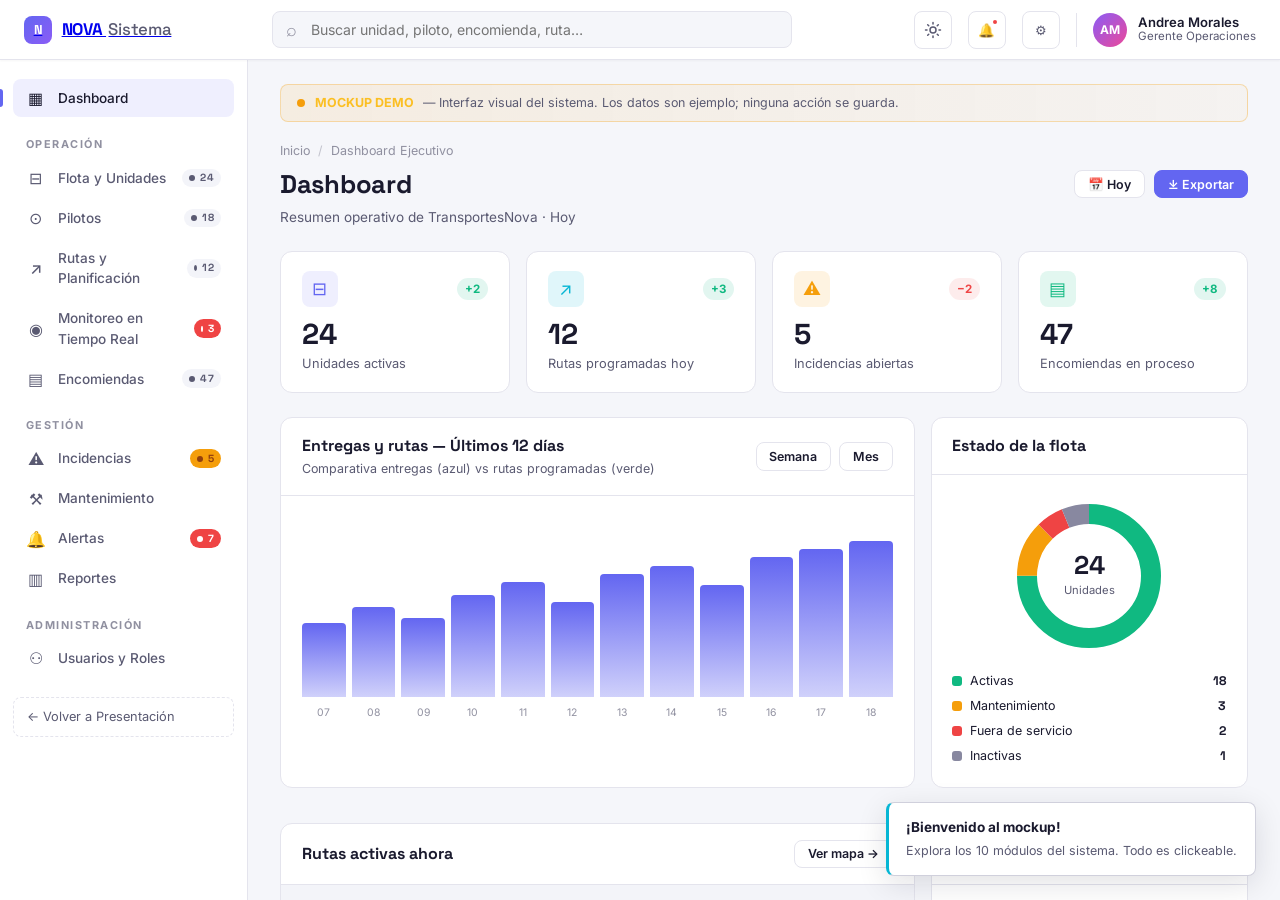
<file: sistema.html>
<!DOCTYPE html>
<html lang="es">
<head>
    <meta charset="UTF-8">
    <meta name="viewport" content="width=device-width, initial-scale=1.0">
    <title>Sistema NOVA · Gestión de Flota y Logística</title>
    <link rel="stylesheet" href="sistema.css">
    <link href="https://fonts.googleapis.com/css2?family=Inter:wght@300;400;500;600;700;800;900&family=Space+Grotesk:wght@400;500;600;700&display=swap" rel="stylesheet">
</head>
<body>

<div class="app">

    <!-- ============================================================
         TOPBAR
         ============================================================ -->
    <header class="topbar">
        <a href="#dashboard" class="topbar-logo" data-page="dashboard">
            <span class="dot">N</span>
            <span>NOVA <span class="light">Sistema</span></span>
        </a>
        <div class="topbar-search">
            <input type="text" placeholder="Buscar unidad, piloto, encomienda, ruta…" id="globalSearch">
        </div>
        <div class="topbar-right">
            <button class="theme-toggle" id="themeToggle" aria-label="Cambiar tema" title="Cambiar tema claro / oscuro">
                <svg class="icon-moon" viewBox="0 0 24 24" fill="none" stroke="currentColor" stroke-width="2" stroke-linecap="round" stroke-linejoin="round"><path d="M21 12.79A9 9 0 1 1 11.21 3 7 7 0 0 0 21 12.79z"/></svg>
                <svg class="icon-sun" viewBox="0 0 24 24" fill="none" stroke="currentColor" stroke-width="2" stroke-linecap="round" stroke-linejoin="round"><circle cx="12" cy="12" r="4"/><path d="M12 2v2M12 20v2M4.93 4.93l1.41 1.41M17.66 17.66l1.41 1.41M2 12h2M20 12h2M4.93 19.07l1.41-1.41M17.66 6.34l1.41-1.41"/></svg>
            </button>
            <button class="topbar-btn" data-action="toggle-alerts" title="Alertas">
                <span>🔔</span>
                <span class="badge-dot"></span>
            </button>
            <button class="topbar-btn" title="Configuración">⚙</button>
            <div class="topbar-user">
                <div class="topbar-avatar">AM</div>
                <div class="topbar-user-info">
                    <div class="topbar-user-name">Andrea Morales</div>
                    <div class="topbar-user-role">Gerente Operaciones</div>
                </div>
            </div>
        </div>
    </header>

    <!-- ============================================================
         SIDEBAR
         ============================================================ -->
    <aside class="sidebar">
        <div class="sidebar-group">
            <a class="sidebar-link active" data-page="dashboard">
                <span class="sidebar-icon">▦</span>
                Dashboard
            </a>
        </div>

        <div class="sidebar-group">
            <div class="sidebar-group-title">Operación</div>
            <a class="sidebar-link" data-page="flota">
                <span class="sidebar-icon">⊟</span>
                Flota y Unidades
                <span class="badge">24</span>
            </a>
            <a class="sidebar-link" data-page="pilotos">
                <span class="sidebar-icon">⊙</span>
                Pilotos
                <span class="badge">18</span>
            </a>
            <a class="sidebar-link" data-page="rutas">
                <span class="sidebar-icon">↗</span>
                Rutas y Planificación
                <span class="badge">12</span>
            </a>
            <a class="sidebar-link" data-page="monitoreo">
                <span class="sidebar-icon">◉</span>
                Monitoreo en Tiempo Real
                <span class="badge crit">3</span>
            </a>
            <a class="sidebar-link" data-page="encomiendas">
                <span class="sidebar-icon">▤</span>
                Encomiendas
                <span class="badge">47</span>
            </a>
        </div>

        <div class="sidebar-group">
            <div class="sidebar-group-title">Gestión</div>
            <a class="sidebar-link" data-page="incidencias">
                <span class="sidebar-icon">⚠</span>
                Incidencias
                <span class="badge warn">5</span>
            </a>
            <a class="sidebar-link" data-page="mantenimiento">
                <span class="sidebar-icon">⚒</span>
                Mantenimiento
            </a>
            <a class="sidebar-link" data-page="alertas">
                <span class="sidebar-icon">🔔</span>
                Alertas
                <span class="badge crit">7</span>
            </a>
            <a class="sidebar-link" data-page="reportes">
                <span class="sidebar-icon">▥</span>
                Reportes
            </a>
        </div>

        <div class="sidebar-group">
            <div class="sidebar-group-title">Administración</div>
            <a class="sidebar-link" data-page="usuarios">
                <span class="sidebar-icon">⚇</span>
                Usuarios y Roles
            </a>
        </div>

        <a href="index.html" class="sidebar-back">
            ← Volver a Presentación
        </a>
    </aside>

    <!-- ============================================================
         MAIN
         ============================================================ -->
    <main class="main">

        <div class="demo-banner">
            <span class="demo-banner-dot"></span>
            <strong style="color:#fbbf24;font-weight:700">MOCKUP DEMO</strong>
            <span style="color:var(--text-muted)">— Interfaz visual del sistema. Los datos son ejemplo; ninguna acción se guarda.</span>
        </div>

        <!-- ============================================================
             PAGE: DASHBOARD (EP09 Reporting Ejecutivo)
             ============================================================ -->
        <section class="page active" data-page="dashboard">
            <div class="page-header">
                <div>
                    <div class="page-breadcrumb">Inicio <span class="sep">/</span> Dashboard Ejecutivo</div>
                    <h1 class="page-title">Dashboard</h1>
                    <p class="page-subtitle">Resumen operativo de TransportesNova · Hoy</p>
                </div>
                <div class="page-actions">
                    <button class="btn btn-ghost btn-sm" data-action="filter-period">📅 Hoy</button>
                    <button class="btn btn-primary btn-sm" data-action="export" data-target="dashboard">⤓ Exportar</button>
                </div>
            </div>

            <div class="stat-row">
                <div class="stat-card" data-action="goto" data-target="flota">
                    <div class="stat-card-top">
                        <div class="stat-icon primary">⊟</div>
                        <span class="stat-trend up">+2</span>
                    </div>
                    <div class="stat-value">24</div>
                    <div class="stat-label">Unidades activas</div>
                </div>
                <div class="stat-card" data-action="goto" data-target="rutas">
                    <div class="stat-card-top">
                        <div class="stat-icon blue">↗</div>
                        <span class="stat-trend up">+3</span>
                    </div>
                    <div class="stat-value">12</div>
                    <div class="stat-label">Rutas programadas hoy</div>
                </div>
                <div class="stat-card" data-action="goto" data-target="incidencias">
                    <div class="stat-card-top">
                        <div class="stat-icon yellow">⚠</div>
                        <span class="stat-trend down">−2</span>
                    </div>
                    <div class="stat-value">5</div>
                    <div class="stat-label">Incidencias abiertas</div>
                </div>
                <div class="stat-card" data-action="goto" data-target="encomiendas">
                    <div class="stat-card-top">
                        <div class="stat-icon green">▤</div>
                        <span class="stat-trend up">+8</span>
                    </div>
                    <div class="stat-value">47</div>
                    <div class="stat-label">Encomiendas en proceso</div>
                </div>
            </div>

            <div class="dash-grid">
                <div class="panel">
                    <div class="panel-head">
                        <div>
                            <div class="panel-title">Entregas y rutas — Últimos 12 días</div>
                            <div class="panel-sub">Comparativa entregas (azul) vs rutas programadas (verde)</div>
                        </div>
                        <div class="panel-actions">
                            <button class="btn btn-ghost btn-sm">Semana</button>
                            <button class="btn btn-ghost btn-sm">Mes</button>
                        </div>
                    </div>
                    <div class="panel-body">
                        <div class="chart-bars">
                            <div class="chart-bar" style="height:45%"><span class="chart-bar-tip">38</span></div>
                            <div class="chart-bar" style="height:55%"><span class="chart-bar-tip">42</span></div>
                            <div class="chart-bar" style="height:48%"><span class="chart-bar-tip">39</span></div>
                            <div class="chart-bar" style="height:62%"><span class="chart-bar-tip">47</span></div>
                            <div class="chart-bar" style="height:70%"><span class="chart-bar-tip">53</span></div>
                            <div class="chart-bar" style="height:58%"><span class="chart-bar-tip">44</span></div>
                            <div class="chart-bar" style="height:75%"><span class="chart-bar-tip">58</span></div>
                            <div class="chart-bar" style="height:80%"><span class="chart-bar-tip">62</span></div>
                            <div class="chart-bar" style="height:68%"><span class="chart-bar-tip">51</span></div>
                            <div class="chart-bar" style="height:85%"><span class="chart-bar-tip">68</span></div>
                            <div class="chart-bar" style="height:90%"><span class="chart-bar-tip">71</span></div>
                            <div class="chart-bar" style="height:95%"><span class="chart-bar-tip">74</span></div>
                        </div>
                        <div class="chart-labels">
                            <div class="chart-label">07</div><div class="chart-label">08</div><div class="chart-label">09</div>
                            <div class="chart-label">10</div><div class="chart-label">11</div><div class="chart-label">12</div>
                            <div class="chart-label">13</div><div class="chart-label">14</div><div class="chart-label">15</div>
                            <div class="chart-label">16</div><div class="chart-label">17</div><div class="chart-label">18</div>
                        </div>
                    </div>
                </div>

                <div class="panel">
                    <div class="panel-head">
                        <div class="panel-title">Estado de la flota</div>
                    </div>
                    <div class="panel-body">
                        <div class="donut">
                            <svg width="160" height="160" viewBox="0 0 160 160">
                                <circle cx="80" cy="80" r="62" stroke="rgba(255,255,255,.05)" stroke-width="20" fill="none"/>
                                <circle cx="80" cy="80" r="62" stroke="#10b981" stroke-width="20" fill="none" stroke-dasharray="292 100" stroke-dashoffset="0"/>
                                <circle cx="80" cy="80" r="62" stroke="#f59e0b" stroke-width="20" fill="none" stroke-dasharray="49 343" stroke-dashoffset="-292"/>
                                <circle cx="80" cy="80" r="62" stroke="#ef4444" stroke-width="20" fill="none" stroke-dasharray="24 368" stroke-dashoffset="-341"/>
                                <circle cx="80" cy="80" r="62" stroke="#8888a0" stroke-width="20" fill="none" stroke-dasharray="24 368" stroke-dashoffset="-365"/>
                            </svg>
                            <div class="donut-center">
                                <div class="donut-value">24</div>
                                <div class="donut-label">Unidades</div>
                            </div>
                        </div>
                        <div class="donut-legend">
                            <div class="donut-legend-row"><span class="donut-legend-dot" style="background:#10b981"></span> Activas <span class="val">18</span></div>
                            <div class="donut-legend-row"><span class="donut-legend-dot" style="background:#f59e0b"></span> Mantenimiento <span class="val">3</span></div>
                            <div class="donut-legend-row"><span class="donut-legend-dot" style="background:#ef4444"></span> Fuera de servicio <span class="val">2</span></div>
                            <div class="donut-legend-row"><span class="donut-legend-dot" style="background:#8888a0"></span> Inactivas <span class="val">1</span></div>
                        </div>
                    </div>
                </div>
            </div>

            <div class="dash-grid">
                <div class="panel">
                    <div class="panel-head">
                        <div class="panel-title">Rutas activas ahora</div>
                        <button class="btn btn-ghost btn-sm" data-action="goto" data-target="monitoreo">Ver mapa →</button>
                    </div>
                    <div class="panel-body flush">
                        <table class="tbl">
                            <thead>
                                <tr><th>Ruta</th><th>Unidad</th><th>Piloto</th><th>Estado</th><th>ETA</th></tr>
                            </thead>
                            <tbody>
                                <tr data-action="open-route" data-id="R-2401"><td><strong>Guatemala → Antigua</strong></td><td>P-123ABC</td><td>Carlos Méndez</td><td><span class="badge success">En ruta</span></td><td>11:42</td></tr>
                                <tr data-action="open-route" data-id="R-2402"><td><strong>Guatemala → Quetzaltenango</strong></td><td>P-456DEF</td><td>José Rodríguez</td><td><span class="badge success">En ruta</span></td><td>15:18</td></tr>
                                <tr data-action="open-route" data-id="R-2403"><td><strong>Guatemala → Cobán</strong></td><td>P-789GHI</td><td>María González</td><td><span class="badge warn">Retraso 12 m</span></td><td>16:55</td></tr>
                                <tr data-action="open-route" data-id="R-2404"><td><strong>Mixco → Chimaltenango</strong></td><td>C-001XYZ</td><td>Luis Pérez</td><td><span class="badge success">En ruta</span></td><td>10:30</td></tr>
                                <tr data-action="open-route" data-id="R-2405"><td><strong>Guatemala → Puerto Barrios</strong></td><td>P-234JKL</td><td>Andrés Ramírez</td><td><span class="badge error">Desvío</span></td><td>—</td></tr>
                            </tbody>
                        </table>
                    </div>
                </div>

                <div class="panel">
                    <div class="panel-head">
                        <div class="panel-title">Alertas recientes</div>
                        <button class="btn btn-ghost btn-sm" data-action="goto" data-target="alertas">Ver todas →</button>
                    </div>
                    <div class="panel-body flush">
                        <div class="alert-item" data-action="open-alert">
                            <div class="alert-dot high">⚠</div>
                            <div class="alert-body"><strong>Unidad P-234JKL fuera de ruta</strong><div class="meta">Desvío detectado hace 12 min en CA-9</div></div>
                            <div class="alert-time">12 min</div>
                        </div>
                        <div class="alert-item" data-action="open-alert">
                            <div class="alert-dot mid">⏱</div>
                            <div class="alert-body"><strong>Ruta R-2403 con retraso</strong><div class="meta">Llegada estimada 12 minutos tarde</div></div>
                            <div class="alert-time">28 min</div>
                        </div>
                        <div class="alert-item" data-action="open-alert">
                            <div class="alert-dot mid">📄</div>
                            <div class="alert-body"><strong>Licencia de Carlos Méndez vence en 15 días</strong><div class="meta">Tipo A · Vencimiento 02/06/2026</div></div>
                            <div class="alert-time">1 h</div>
                        </div>
                        <div class="alert-item" data-action="open-alert">
                            <div class="alert-dot low">🛠</div>
                            <div class="alert-body"><strong>Mantenimiento próximo P-789GHI</strong><div class="meta">Cambio de aceite programado 22/05/2026</div></div>
                            <div class="alert-time">2 h</div>
                        </div>
                        <div class="alert-item" data-action="open-alert">
                            <div class="alert-dot low">📦</div>
                            <div class="alert-body"><strong>Encomienda ENC-1042 entregada</strong><div class="meta">Firmada en destino · Cliente: Distribuidora Sol</div></div>
                            <div class="alert-time">3 h</div>
                        </div>
                    </div>
                </div>
            </div>
        </section>

        <!-- ============================================================
             PAGE: FLOTA (EP02)
             ============================================================ -->
        <section class="page" data-page="flota">
            <div class="page-header">
                <div>
                    <div class="page-breadcrumb">Operación <span class="sep">/</span> Flota y Unidades</div>
                    <h1 class="page-title">Flota y Unidades</h1>
                    <p class="page-subtitle">Registro, edición y control de las 24 unidades de la flota</p>
                </div>
                <div class="page-actions">
                    <button class="btn btn-ghost btn-sm" data-action="export" data-target="flota">⤓ Exportar</button>
                    <button class="btn btn-primary btn-sm" data-action="open-modal" data-modal="newUnidad">+ Registrar unidad</button>
                </div>
            </div>

            <div class="stat-row">
                <div class="stat-card"><div class="stat-card-top"><div class="stat-icon primary">⊟</div></div><div class="stat-value">24</div><div class="stat-label">Total de unidades</div></div>
                <div class="stat-card"><div class="stat-card-top"><div class="stat-icon green">✓</div></div><div class="stat-value">18</div><div class="stat-label">Activas</div></div>
                <div class="stat-card"><div class="stat-card-top"><div class="stat-icon yellow">⚒</div></div><div class="stat-value">3</div><div class="stat-label">En mantenimiento</div></div>
                <div class="stat-card"><div class="stat-card-top"><div class="stat-icon red">✕</div></div><div class="stat-value">2</div><div class="stat-label">Fuera de servicio</div></div>
            </div>

            <div class="panel">
                <div class="panel-head">
                    <div class="panel-title">Listado de unidades</div>
                    <div class="panel-actions">
                        <input type="text" class="filter-input" placeholder="Buscar placa o tipo…" data-filter="flotaTable">
                        <select class="filter-select" data-filter-select="flotaTable">
                            <option value="">Todos los estados</option>
                            <option>Activa</option>
                            <option>En ruta</option>
                            <option>Mantenimiento</option>
                            <option>Fuera de servicio</option>
                        </select>
                    </div>
                </div>
                <div class="panel-body flush">
                    <table class="tbl" id="flotaTable">
                        <thead>
                            <tr>
                                <th>Placa</th><th>Tipo</th><th>Capacidad</th><th>Estado</th><th>Último mant.</th><th>Doc. vence</th><th></th>
                            </tr>
                        </thead>
                        <tbody>
                            <tr data-action="open-modal" data-modal="unidadDetail" data-name="P-123ABC"><td><strong>P-123ABC</strong></td><td>Camión 3.5T</td><td>3,500 kg</td><td><span class="badge success">En ruta</span></td><td>14/04/2026</td><td>22/11/2026</td><td class="tbl-actions"><button class="tbl-action">⋮</button></td></tr>
                            <tr data-action="open-modal" data-modal="unidadDetail" data-name="P-456DEF"><td><strong>P-456DEF</strong></td><td>Furgón</td><td>2,000 kg</td><td><span class="badge success">En ruta</span></td><td>02/05/2026</td><td>18/09/2026</td><td class="tbl-actions"><button class="tbl-action">⋮</button></td></tr>
                            <tr data-action="open-modal" data-modal="unidadDetail" data-name="P-789GHI"><td><strong>P-789GHI</strong></td><td>Camión 5T</td><td>5,000 kg</td><td><span class="badge warn">Mantenimiento</span></td><td>22/05/2026</td><td>05/01/2027</td><td class="tbl-actions"><button class="tbl-action">⋮</button></td></tr>
                            <tr data-action="open-modal" data-modal="unidadDetail" data-name="C-001XYZ"><td><strong>C-001XYZ</strong></td><td>Pick-up</td><td>1,000 kg</td><td><span class="badge success">En ruta</span></td><td>11/04/2026</td><td>30/08/2026</td><td class="tbl-actions"><button class="tbl-action">⋮</button></td></tr>
                            <tr data-action="open-modal" data-modal="unidadDetail" data-name="P-234JKL"><td><strong>P-234JKL</strong></td><td>Camión 3.5T</td><td>3,500 kg</td><td><span class="badge error">Desvío</span></td><td>28/03/2026</td><td>14/07/2026</td><td class="tbl-actions"><button class="tbl-action">⋮</button></td></tr>
                            <tr data-action="open-modal" data-modal="unidadDetail" data-name="P-567MNO"><td><strong>P-567MNO</strong></td><td>Furgón</td><td>2,000 kg</td><td><span class="badge success">Disponible</span></td><td>06/05/2026</td><td>20/10/2026</td><td class="tbl-actions"><button class="tbl-action">⋮</button></td></tr>
                            <tr data-action="open-modal" data-modal="unidadDetail" data-name="P-890PQR"><td><strong>P-890PQR</strong></td><td>Camión 8T</td><td>8,000 kg</td><td><span class="badge success">Disponible</span></td><td>19/04/2026</td><td>11/12/2026</td><td class="tbl-actions"><button class="tbl-action">⋮</button></td></tr>
                            <tr data-action="open-modal" data-modal="unidadDetail" data-name="C-345STU"><td><strong>C-345STU</strong></td><td>Pick-up</td><td>1,000 kg</td><td><span class="badge muted">Inactiva</span></td><td>15/02/2026</td><td>06/04/2026</td><td class="tbl-actions"><button class="tbl-action">⋮</button></td></tr>
                            <tr data-action="open-modal" data-modal="unidadDetail" data-name="P-678VWX"><td><strong>P-678VWX</strong></td><td>Camión 5T</td><td>5,000 kg</td><td><span class="badge success">Disponible</span></td><td>30/04/2026</td><td>02/02/2027</td><td class="tbl-actions"><button class="tbl-action">⋮</button></td></tr>
                            <tr data-action="open-modal" data-modal="unidadDetail" data-name="P-012YZA"><td><strong>P-012YZA</strong></td><td>Furgón</td><td>2,000 kg</td><td><span class="badge warn">Mantenimiento</span></td><td>21/05/2026</td><td>15/06/2026</td><td class="tbl-actions"><button class="tbl-action">⋮</button></td></tr>
                        </tbody>
                    </table>
                </div>
            </div>
        </section>

        <!-- ============================================================
             PAGE: PILOTOS (EP03)
             ============================================================ -->
        <section class="page" data-page="pilotos">
            <div class="page-header">
                <div>
                    <div class="page-breadcrumb">Operación <span class="sep">/</span> Pilotos</div>
                    <h1 class="page-title">Pilotos</h1>
                    <p class="page-subtitle">Disponibilidad, licencias y desempeño del equipo de conductores</p>
                </div>
                <div class="page-actions">
                    <button class="btn btn-primary btn-sm" data-action="open-modal" data-modal="newPiloto">+ Registrar piloto</button>
                </div>
            </div>

            <div class="stat-row">
                <div class="stat-card"><div class="stat-card-top"><div class="stat-icon primary">⊙</div></div><div class="stat-value">18</div><div class="stat-label">Total de pilotos</div></div>
                <div class="stat-card"><div class="stat-card-top"><div class="stat-icon green">✓</div></div><div class="stat-value">12</div><div class="stat-label">Disponibles</div></div>
                <div class="stat-card"><div class="stat-card-top"><div class="stat-icon blue">↗</div></div><div class="stat-value">4</div><div class="stat-label">En ruta</div></div>
                <div class="stat-card"><div class="stat-card-top"><div class="stat-icon yellow">📄</div></div><div class="stat-value">3</div><div class="stat-label">Licencia por vencer</div></div>
            </div>

            <div class="filters">
                <span class="filter-chip active">Todos <span class="count">18</span></span>
                <span class="filter-chip">Disponibles <span class="count">12</span></span>
                <span class="filter-chip">En ruta <span class="count">4</span></span>
                <span class="filter-chip">Inactivos <span class="count">2</span></span>
                <span class="filter-chip">Licencia por vencer <span class="count">3</span></span>
                <input type="text" class="filter-input" placeholder="Buscar nombre…" style="margin-left:auto">
            </div>

            <div class="card-grid">
                <div class="item-card" data-action="open-modal" data-modal="pilotoDetail" data-name="Carlos Méndez">
                    <div class="item-card-head">
                        <div style="display:flex;align-items:center;gap:.7rem">
                            <div class="avatar">CM</div>
                            <div class="item-card-title">Carlos Méndez</div>
                        </div>
                        <span class="badge success">En ruta</span>
                    </div>
                    <div class="item-card-meta">Lic. tipo A · 8 años exp.</div>
                    <div class="item-card-stats">
                        <div class="item-card-stat">Lic. vence<strong>02/06/2026</strong></div>
                        <div class="item-card-stat">Rutas mes<strong>23</strong></div>
                    </div>
                </div>
                <div class="item-card" data-action="open-modal" data-modal="pilotoDetail" data-name="José Rodríguez">
                    <div class="item-card-head">
                        <div style="display:flex;align-items:center;gap:.7rem">
                            <div class="avatar" style="background:linear-gradient(135deg,#06b6d4,#10b981)">JR</div>
                            <div class="item-card-title">José Rodríguez</div>
                        </div>
                        <span class="badge success">En ruta</span>
                    </div>
                    <div class="item-card-meta">Lic. tipo B · 12 años exp.</div>
                    <div class="item-card-stats">
                        <div class="item-card-stat">Lic. vence<strong>18/11/2026</strong></div>
                        <div class="item-card-stat">Rutas mes<strong>26</strong></div>
                    </div>
                </div>
                <div class="item-card" data-action="open-modal" data-modal="pilotoDetail" data-name="María González">
                    <div class="item-card-head">
                        <div style="display:flex;align-items:center;gap:.7rem">
                            <div class="avatar" style="background:linear-gradient(135deg,#ec4899,#8b5cf6)">MG</div>
                            <div class="item-card-title">María González</div>
                        </div>
                        <span class="badge warn">Retraso</span>
                    </div>
                    <div class="item-card-meta">Lic. tipo A · 5 años exp.</div>
                    <div class="item-card-stats">
                        <div class="item-card-stat">Lic. vence<strong>22/01/2027</strong></div>
                        <div class="item-card-stat">Rutas mes<strong>19</strong></div>
                    </div>
                </div>
                <div class="item-card" data-action="open-modal" data-modal="pilotoDetail" data-name="Luis Pérez">
                    <div class="item-card-head">
                        <div style="display:flex;align-items:center;gap:.7rem">
                            <div class="avatar" style="background:linear-gradient(135deg,#f59e0b,#ef4444)">LP</div>
                            <div class="item-card-title">Luis Pérez</div>
                        </div>
                        <span class="badge success">En ruta</span>
                    </div>
                    <div class="item-card-meta">Lic. tipo C · 15 años exp.</div>
                    <div class="item-card-stats">
                        <div class="item-card-stat">Lic. vence<strong>30/07/2026</strong></div>
                        <div class="item-card-stat">Rutas mes<strong>28</strong></div>
                    </div>
                </div>
                <div class="item-card" data-action="open-modal" data-modal="pilotoDetail" data-name="Andrés Ramírez">
                    <div class="item-card-head">
                        <div style="display:flex;align-items:center;gap:.7rem">
                            <div class="avatar" style="background:linear-gradient(135deg,#10b981,#06b6d4)">AR</div>
                            <div class="item-card-title">Andrés Ramírez</div>
                        </div>
                        <span class="badge error">Desvío</span>
                    </div>
                    <div class="item-card-meta">Lic. tipo A · 6 años exp.</div>
                    <div class="item-card-stats">
                        <div class="item-card-stat">Lic. vence<strong>14/08/2026</strong></div>
                        <div class="item-card-stat">Rutas mes<strong>17</strong></div>
                    </div>
                </div>
                <div class="item-card" data-action="open-modal" data-modal="pilotoDetail" data-name="Sofía López">
                    <div class="item-card-head">
                        <div style="display:flex;align-items:center;gap:.7rem">
                            <div class="avatar" style="background:linear-gradient(135deg,#8b5cf6,#6366f1)">SL</div>
                            <div class="item-card-title">Sofía López</div>
                        </div>
                        <span class="badge info">Disponible</span>
                    </div>
                    <div class="item-card-meta">Lic. tipo B · 4 años exp.</div>
                    <div class="item-card-stats">
                        <div class="item-card-stat">Lic. vence<strong>09/04/2027</strong></div>
                        <div class="item-card-stat">Rutas mes<strong>21</strong></div>
                    </div>
                </div>
                <div class="item-card" data-action="open-modal" data-modal="pilotoDetail" data-name="Pedro Castillo">
                    <div class="item-card-head">
                        <div style="display:flex;align-items:center;gap:.7rem">
                            <div class="avatar" style="background:linear-gradient(135deg,#06b6d4,#3b82f6)">PC</div>
                            <div class="item-card-title">Pedro Castillo</div>
                        </div>
                        <span class="badge info">Disponible</span>
                    </div>
                    <div class="item-card-meta">Lic. tipo A · 7 años exp.</div>
                    <div class="item-card-stats">
                        <div class="item-card-stat">Lic. vence<strong>05/05/2026</strong></div>
                        <div class="item-card-stat">Rutas mes<strong>22</strong></div>
                    </div>
                </div>
                <div class="item-card" data-action="open-modal" data-modal="pilotoDetail" data-name="Diana Morales">
                    <div class="item-card-head">
                        <div style="display:flex;align-items:center;gap:.7rem">
                            <div class="avatar" style="background:linear-gradient(135deg,#ec4899,#f472b6)">DM</div>
                            <div class="item-card-title">Diana Morales</div>
                        </div>
                        <span class="badge info">Disponible</span>
                    </div>
                    <div class="item-card-meta">Lic. tipo C · 10 años exp.</div>
                    <div class="item-card-stats">
                        <div class="item-card-stat">Lic. vence<strong>12/03/2027</strong></div>
                        <div class="item-card-stat">Rutas mes<strong>24</strong></div>
                    </div>
                </div>
            </div>
        </section>

        <!-- ============================================================
             PAGE: RUTAS (EP04)
             ============================================================ -->
        <section class="page" data-page="rutas">
            <div class="page-header">
                <div>
                    <div class="page-breadcrumb">Operación <span class="sep">/</span> Rutas y Planificación</div>
                    <h1 class="page-title">Rutas y Planificación Operativa</h1>
                    <p class="page-subtitle">Programación, asignación y seguimiento de rutas</p>
                </div>
                <div class="page-actions">
                    <button class="btn btn-ghost btn-sm">📅 Calendario</button>
                    <button class="btn btn-primary btn-sm" data-action="open-modal" data-modal="newRuta">+ Programar ruta</button>
                </div>
            </div>

            <div class="stat-row">
                <div class="stat-card"><div class="stat-card-top"><div class="stat-icon primary">↗</div></div><div class="stat-value">12</div><div class="stat-label">Rutas hoy</div></div>
                <div class="stat-card"><div class="stat-card-top"><div class="stat-icon green">●</div></div><div class="stat-value">8</div><div class="stat-label">Activas ahora</div></div>
                <div class="stat-card"><div class="stat-card-top"><div class="stat-icon blue">✓</div></div><div class="stat-value">4</div><div class="stat-label">Finalizadas hoy</div></div>
                <div class="stat-card"><div class="stat-card-top"><div class="stat-icon orange">⌚</div></div><div class="stat-value">38</div><div class="stat-label">Próximos 7 días</div></div>
            </div>

            <div class="panel">
                <div class="panel-head">
                    <div class="panel-title">Rutas programadas</div>
                    <div class="panel-actions">
                        <button class="btn btn-ghost btn-sm">Hoy</button>
                        <button class="btn btn-ghost btn-sm">Semana</button>
                        <button class="btn btn-ghost btn-sm">Mes</button>
                    </div>
                </div>
                <div class="panel-body flush">
                    <table class="tbl">
                        <thead>
                            <tr><th>ID</th><th>Origen → Destino</th><th>Distancia</th><th>Unidad</th><th>Piloto</th><th>Salida</th><th>ETA</th><th>Estado</th></tr>
                        </thead>
                        <tbody>
                            <tr data-action="open-modal" data-modal="rutaDetail" data-name="R-2401"><td><strong>R-2401</strong></td><td>Guatemala → Antigua</td><td>44 km</td><td>P-123ABC</td><td>Carlos Méndez</td><td>09:00</td><td>11:42</td><td><span class="badge success">En ruta</span></td></tr>
                            <tr data-action="open-modal" data-modal="rutaDetail" data-name="R-2402"><td><strong>R-2402</strong></td><td>Guatemala → Quetzaltenango</td><td>200 km</td><td>P-456DEF</td><td>José Rodríguez</td><td>08:00</td><td>15:18</td><td><span class="badge success">En ruta</span></td></tr>
                            <tr data-action="open-modal" data-modal="rutaDetail" data-name="R-2403"><td><strong>R-2403</strong></td><td>Guatemala → Cobán</td><td>220 km</td><td>P-789GHI</td><td>María González</td><td>09:30</td><td>16:55</td><td><span class="badge warn">Retraso</span></td></tr>
                            <tr data-action="open-modal" data-modal="rutaDetail" data-name="R-2404"><td><strong>R-2404</strong></td><td>Mixco → Chimaltenango</td><td>52 km</td><td>C-001XYZ</td><td>Luis Pérez</td><td>09:15</td><td>10:30</td><td><span class="badge success">En ruta</span></td></tr>
                            <tr data-action="open-modal" data-modal="rutaDetail" data-name="R-2405"><td><strong>R-2405</strong></td><td>Guatemala → Puerto Barrios</td><td>310 km</td><td>P-234JKL</td><td>Andrés Ramírez</td><td>06:00</td><td>—</td><td><span class="badge error">Desvío</span></td></tr>
                            <tr data-action="open-modal" data-modal="rutaDetail" data-name="R-2406"><td><strong>R-2406</strong></td><td>Guatemala → Escuintla</td><td>58 km</td><td>P-678VWX</td><td>Pedro Castillo</td><td>10:00</td><td>11:25</td><td><span class="badge info">Programada</span></td></tr>
                            <tr data-action="open-modal" data-modal="rutaDetail" data-name="R-2407"><td><strong>R-2407</strong></td><td>Guatemala → Huehuetenango</td><td>270 km</td><td>P-890PQR</td><td>Sofía López</td><td>12:00</td><td>18:30</td><td><span class="badge info">Programada</span></td></tr>
                            <tr data-action="open-modal" data-modal="rutaDetail" data-name="R-2408"><td><strong>R-2408</strong></td><td>Guatemala → Retalhuleu</td><td>190 km</td><td>P-567MNO</td><td>Diana Morales</td><td>13:30</td><td>19:00</td><td><span class="badge info">Programada</span></td></tr>
                            <tr data-action="open-modal" data-modal="rutaDetail" data-name="R-2398"><td><strong>R-2398</strong></td><td>Guatemala → Sololá</td><td>140 km</td><td>P-123ABC</td><td>Carlos Méndez</td><td>05:30</td><td>09:00</td><td><span class="badge muted">Finalizada</span></td></tr>
                            <tr data-action="open-modal" data-modal="rutaDetail" data-name="R-2399"><td><strong>R-2399</strong></td><td>Mixco → Sacatepéquez</td><td>40 km</td><td>C-001XYZ</td><td>Luis Pérez</td><td>06:00</td><td>07:30</td><td><span class="badge muted">Finalizada</span></td></tr>
                        </tbody>
                    </table>
                </div>
            </div>
        </section>

        <!-- ============================================================
             PAGE: MONITOREO (EP05)
             ============================================================ -->
        <section class="page" data-page="monitoreo">
            <div class="page-header">
                <div>
                    <div class="page-breadcrumb">Operación <span class="sep">/</span> Monitoreo en Tiempo Real</div>
                    <h1 class="page-title">Monitoreo en Tiempo Real</h1>
                    <p class="page-subtitle">Ubicación, estado y progreso de unidades en ruta · actualización cada 30 s</p>
                </div>
                <div class="page-actions">
                    <select class="filter-select">
                        <option>Todas las regiones</option>
                        <option>Guatemala</option>
                        <option>Sacatepéquez</option>
                        <option>Quetzaltenango</option>
                    </select>
                    <button class="btn btn-ghost btn-sm">⟳ Actualizar</button>
                </div>
            </div>

            <div class="stat-row">
                <div class="stat-card"><div class="stat-card-top"><div class="stat-icon green">●</div></div><div class="stat-value">8</div><div class="stat-label">En ruta normal</div></div>
                <div class="stat-card"><div class="stat-card-top"><div class="stat-icon yellow">⏱</div></div><div class="stat-value">2</div><div class="stat-label">Con retraso</div></div>
                <div class="stat-card"><div class="stat-card-top"><div class="stat-icon red">⚠</div></div><div class="stat-value">1</div><div class="stat-label">Desvío detectado</div></div>
                <div class="stat-card"><div class="stat-card-top"><div class="stat-icon muted">●</div></div><div class="stat-value">3</div><div class="stat-label">Sin señal &lt; 5 min</div></div>
            </div>

            <div class="map-layout">
                <div class="map">
                    <div class="map-pin" data-status="ok" style="top:28%;left:42%" data-action="map-pin" data-name="P-123ABC">
                        <div class="map-pin-dot"></div>
                        <div class="map-pin-label">P-123ABC · Antigua</div>
                    </div>
                    <div class="map-pin" data-status="ok" style="top:35%;left:25%" data-action="map-pin" data-name="P-456DEF">
                        <div class="map-pin-dot"></div>
                        <div class="map-pin-label">P-456DEF · Xela</div>
                    </div>
                    <div class="map-pin" data-status="retraso" style="top:18%;left:55%" data-action="map-pin" data-name="P-789GHI">
                        <div class="map-pin-dot"></div>
                        <div class="map-pin-label">P-789GHI · Cobán (retraso)</div>
                    </div>
                    <div class="map-pin" data-status="ok" style="top:40%;left:45%" data-action="map-pin" data-name="C-001XYZ">
                        <div class="map-pin-dot"></div>
                        <div class="map-pin-label">C-001XYZ · Chimaltenango</div>
                    </div>
                    <div class="map-pin" data-status="desvio" style="top:55%;left:72%" data-action="map-pin" data-name="P-234JKL">
                        <div class="map-pin-dot"></div>
                        <div class="map-pin-label">P-234JKL · Pto Barrios (desvío)</div>
                    </div>
                    <div class="map-pin" data-status="ok" style="top:60%;left:38%" data-action="map-pin" data-name="P-678VWX">
                        <div class="map-pin-dot"></div>
                        <div class="map-pin-label">P-678VWX · Escuintla</div>
                    </div>
                    <div class="map-pin" data-status="ok" style="top:25%;left:18%" data-action="map-pin" data-name="P-890PQR">
                        <div class="map-pin-dot"></div>
                        <div class="map-pin-label">P-890PQR · Huehue</div>
                    </div>
                    <div class="map-pin" data-status="retraso" style="top:48%;left:22%" data-action="map-pin" data-name="P-567MNO">
                        <div class="map-pin-dot"></div>
                        <div class="map-pin-label">P-567MNO · Retalhuleu</div>
                    </div>
                    <div class="map-pin" data-status="taller" style="top:42%;left:48%" data-action="map-pin" data-name="P-012YZA">
                        <div class="map-pin-dot"></div>
                        <div class="map-pin-label">P-012YZA · Taller</div>
                    </div>
                </div>

                <div class="unit-list">
                    <div class="unit-list-head">Unidades en operación</div>
                    <div class="unit-list-item" data-action="map-pin" data-name="P-123ABC"><span class="unit-list-dot" style="background:#10b981"></span><div class="unit-list-info"><strong>P-123ABC</strong><span>Guatemala → Antigua · 14 km/h</span></div></div>
                    <div class="unit-list-item" data-action="map-pin" data-name="P-456DEF"><span class="unit-list-dot" style="background:#10b981"></span><div class="unit-list-info"><strong>P-456DEF</strong><span>Guatemala → Xela · 72 km/h</span></div></div>
                    <div class="unit-list-item" data-action="map-pin" data-name="P-789GHI"><span class="unit-list-dot" style="background:#f59e0b"></span><div class="unit-list-info"><strong>P-789GHI</strong><span>Guatemala → Cobán · retraso 12 min</span></div></div>
                    <div class="unit-list-item" data-action="map-pin" data-name="C-001XYZ"><span class="unit-list-dot" style="background:#10b981"></span><div class="unit-list-info"><strong>C-001XYZ</strong><span>Mixco → Chimaltenango · 58 km/h</span></div></div>
                    <div class="unit-list-item" data-action="map-pin" data-name="P-234JKL"><span class="unit-list-dot" style="background:#ef4444"></span><div class="unit-list-info"><strong>P-234JKL</strong><span>Desvío detectado · CA-9</span></div></div>
                    <div class="unit-list-item" data-action="map-pin" data-name="P-678VWX"><span class="unit-list-dot" style="background:#10b981"></span><div class="unit-list-info"><strong>P-678VWX</strong><span>Guatemala → Escuintla · 65 km/h</span></div></div>
                    <div class="unit-list-item" data-action="map-pin" data-name="P-890PQR"><span class="unit-list-dot" style="background:#10b981"></span><div class="unit-list-info"><strong>P-890PQR</strong><span>Guatemala → Huehue · 80 km/h</span></div></div>
                    <div class="unit-list-item" data-action="map-pin" data-name="P-567MNO"><span class="unit-list-dot" style="background:#f59e0b"></span><div class="unit-list-info"><strong>P-567MNO</strong><span>Guatemala → Retalhuleu · retraso 8 min</span></div></div>
                    <div class="unit-list-item" data-action="map-pin" data-name="P-012YZA"><span class="unit-list-dot" style="background:#8888a0"></span><div class="unit-list-info"><strong>P-012YZA</strong><span>En taller · mantenimiento</span></div></div>
                </div>
            </div>
        </section>

        <!-- ============================================================
             PAGE: ENCOMIENDAS (EP10)
             ============================================================ -->
        <section class="page" data-page="encomiendas">
            <div class="page-header">
                <div>
                    <div class="page-breadcrumb">Operación <span class="sep">/</span> Encomiendas</div>
                    <h1 class="page-title">Trazabilidad de Encomiendas</h1>
                    <p class="page-subtitle">Registro, seguimiento interno y entrega de encomiendas</p>
                </div>
                <div class="page-actions">
                    <button class="btn btn-ghost btn-sm">⤓ Exportar</button>
                    <button class="btn btn-primary btn-sm" data-action="open-modal" data-modal="newEncomienda">+ Registrar encomienda</button>
                </div>
            </div>

            <div class="stat-row">
                <div class="stat-card"><div class="stat-card-top"><div class="stat-icon primary">▤</div></div><div class="stat-value">47</div><div class="stat-label">Total en proceso</div></div>
                <div class="stat-card"><div class="stat-card-top"><div class="stat-icon blue">↗</div></div><div class="stat-value">28</div><div class="stat-label">En tránsito</div></div>
                <div class="stat-card"><div class="stat-card-top"><div class="stat-icon green">✓</div></div><div class="stat-value">142</div><div class="stat-label">Entregadas mes</div></div>
                <div class="stat-card"><div class="stat-card-top"><div class="stat-icon yellow">⌚</div></div><div class="stat-value">12</div><div class="stat-label">Pendientes pickup</div></div>
            </div>

            <div class="filters">
                <span class="filter-chip active">Todas <span class="count">47</span></span>
                <span class="filter-chip">En tránsito <span class="count">28</span></span>
                <span class="filter-chip">Pendientes <span class="count">12</span></span>
                <span class="filter-chip">Con incidencia <span class="count">3</span></span>
                <span class="filter-chip">Entregadas hoy <span class="count">4</span></span>
                <input type="text" class="filter-input" placeholder="Buscar código o cliente…" style="margin-left:auto">
            </div>

            <div class="panel">
                <div class="panel-body flush">
                    <table class="tbl">
                        <thead><tr><th>Código</th><th>Cliente</th><th>Origen → Destino</th><th>Tipo</th><th>Unidad</th><th>Estado</th><th>Última actualización</th></tr></thead>
                        <tbody>
                            <tr data-action="open-modal" data-modal="encomiendaDetail" data-name="ENC-1042"><td><strong>ENC-1042</strong></td><td>Distribuidora Sol</td><td>Guatemala → Antigua</td><td>Caja mediana</td><td>P-123ABC</td><td><span class="badge success">Entregada</span></td><td>Hace 8 min</td></tr>
                            <tr data-action="open-modal" data-modal="encomiendaDetail" data-name="ENC-1043"><td><strong>ENC-1043</strong></td><td>Comercial Maya</td><td>Guatemala → Cobán</td><td>Paleta</td><td>P-789GHI</td><td><span class="badge warn">Retraso</span></td><td>Hace 22 min</td></tr>
                            <tr data-action="open-modal" data-modal="encomiendaDetail" data-name="ENC-1044"><td><strong>ENC-1044</strong></td><td>Importadora del Sur</td><td>Guatemala → Quetzaltenango</td><td>Paquete grande</td><td>P-456DEF</td><td><span class="badge info">En tránsito</span></td><td>Hace 15 min</td></tr>
                            <tr data-action="open-modal" data-modal="encomiendaDetail" data-name="ENC-1045"><td><strong>ENC-1045</strong></td><td>Ferretería Central</td><td>Mixco → Chimaltenango</td><td>3 cajas</td><td>C-001XYZ</td><td><span class="badge info">En tránsito</span></td><td>Hace 6 min</td></tr>
                            <tr data-action="open-modal" data-modal="encomiendaDetail" data-name="ENC-1046"><td><strong>ENC-1046</strong></td><td>Soluciones Tech</td><td>Guatemala → Pto Barrios</td><td>Equipo electrónico</td><td>P-234JKL</td><td><span class="badge error">Con incidencia</span></td><td>Hace 18 min</td></tr>
                            <tr data-action="open-modal" data-modal="encomiendaDetail" data-name="ENC-1047"><td><strong>ENC-1047</strong></td><td>Supermercados Pacífico</td><td>Guatemala → Escuintla</td><td>Paleta refrigerada</td><td>P-678VWX</td><td><span class="badge info">En tránsito</span></td><td>Hace 4 min</td></tr>
                            <tr data-action="open-modal" data-modal="encomiendaDetail" data-name="ENC-1048"><td><strong>ENC-1048</strong></td><td>Constructora del Norte</td><td>Guatemala → Huehuetenango</td><td>Material construcción</td><td>P-890PQR</td><td><span class="badge muted">Pendiente</span></td><td>Hace 1 h</td></tr>
                            <tr data-action="open-modal" data-modal="encomiendaDetail" data-name="ENC-1049"><td><strong>ENC-1049</strong></td><td>Farmacia Salud Total</td><td>Guatemala → Retalhuleu</td><td>Medicamentos</td><td>P-567MNO</td><td><span class="badge muted">Pendiente</span></td><td>Hace 2 h</td></tr>
                        </tbody>
                    </table>
                </div>
            </div>
        </section>

        <!-- ============================================================
             PAGE: INCIDENCIAS (EP06)
             ============================================================ -->
        <section class="page" data-page="incidencias">
            <div class="page-header">
                <div>
                    <div class="page-breadcrumb">Gestión <span class="sep">/</span> Incidencias</div>
                    <h1 class="page-title">Gestión de Incidencias</h1>
                    <p class="page-subtitle">Registro, clasificación, seguimiento y cierre de incidencias operativas</p>
                </div>
                <div class="page-actions">
                    <button class="btn btn-primary btn-sm" data-action="open-modal" data-modal="newIncidencia">+ Registrar incidencia</button>
                </div>
            </div>

            <div class="stat-row">
                <div class="stat-card"><div class="stat-card-top"><div class="stat-icon red">⚠</div></div><div class="stat-value">5</div><div class="stat-label">Abiertas</div></div>
                <div class="stat-card"><div class="stat-card-top"><div class="stat-icon yellow">↻</div></div><div class="stat-value">3</div><div class="stat-label">En revisión</div></div>
                <div class="stat-card"><div class="stat-card-top"><div class="stat-icon green">✓</div></div><div class="stat-value">42</div><div class="stat-label">Cerradas mes</div></div>
                <div class="stat-card"><div class="stat-card-top"><div class="stat-icon orange">⏱</div></div><div class="stat-value">2.4 h</div><div class="stat-label">Tiempo medio resolución</div></div>
            </div>

            <div class="board">
                <div class="board-col" data-status="nuevo">
                    <div class="board-col-head"><span class="board-col-name">Nuevo</span><span class="board-col-count">2</span></div>
                    <div class="board-items">
                        <div class="board-card prio-alta" data-action="open-modal" data-modal="incidenciaDetail" data-name="INC-301">
                            <div class="board-card-id">INC-301 · Alta</div>
                            <div class="board-card-title">Choque leve en CA-1 km 32</div>
                            <div class="board-card-meta"><span>P-234JKL</span><span>Hace 18 min</span></div>
                        </div>
                        <div class="board-card prio-media" data-action="open-modal" data-modal="incidenciaDetail" data-name="INC-302">
                            <div class="board-card-id">INC-302 · Media</div>
                            <div class="board-card-title">Avería mecánica reportada</div>
                            <div class="board-card-meta"><span>P-789GHI</span><span>Hace 32 min</span></div>
                        </div>
                    </div>
                </div>
                <div class="board-col" data-status="en-curso">
                    <div class="board-col-head"><span class="board-col-name">En curso</span><span class="board-col-count">3</span></div>
                    <div class="board-items">
                        <div class="board-card prio-alta" data-action="open-modal" data-modal="incidenciaDetail" data-name="INC-298">
                            <div class="board-card-id">INC-298 · Alta</div>
                            <div class="board-card-title">Retraso por tráfico — desvío sugerido</div>
                            <div class="board-card-meta"><span>P-789GHI</span><span>1 h</span></div>
                        </div>
                        <div class="board-card prio-media" data-action="open-modal" data-modal="incidenciaDetail" data-name="INC-299">
                            <div class="board-card-id">INC-299 · Media</div>
                            <div class="board-card-title">Encomienda dañada en tránsito</div>
                            <div class="board-card-meta"><span>ENC-1046</span><span>2 h</span></div>
                        </div>
                        <div class="board-card prio-baja" data-action="open-modal" data-modal="incidenciaDetail" data-name="INC-300">
                            <div class="board-card-id">INC-300 · Baja</div>
                            <div class="board-card-title">Cliente solicita reprogramación</div>
                            <div class="board-card-meta"><span>ENC-1048</span><span>3 h</span></div>
                        </div>
                    </div>
                </div>
                <div class="board-col" data-status="revision">
                    <div class="board-col-head"><span class="board-col-name">Revisión</span><span class="board-col-count">1</span></div>
                    <div class="board-items">
                        <div class="board-card prio-media" data-action="open-modal" data-modal="incidenciaDetail" data-name="INC-295">
                            <div class="board-card-id">INC-295 · Media</div>
                            <div class="board-card-title">Documentación faltante en pickup</div>
                            <div class="board-card-meta"><span>ENC-1040</span><span>Ayer</span></div>
                        </div>
                    </div>
                </div>
                <div class="board-col" data-status="cerrado">
                    <div class="board-col-head"><span class="board-col-name">Cerrado</span><span class="board-col-count">2</span></div>
                    <div class="board-items">
                        <div class="board-card prio-baja" data-action="open-modal" data-modal="incidenciaDetail" data-name="INC-293">
                            <div class="board-card-id">INC-293 · Baja</div>
                            <div class="board-card-title">Cliente reporta retraso (resuelto)</div>
                            <div class="board-card-meta"><span>ENC-1035</span><span>2 días</span></div>
                        </div>
                        <div class="board-card prio-media" data-action="open-modal" data-modal="incidenciaDetail" data-name="INC-291">
                            <div class="board-card-id">INC-291 · Media</div>
                            <div class="board-card-title">Llanta pinchada en ruta</div>
                            <div class="board-card-meta"><span>P-567MNO</span><span>3 días</span></div>
                        </div>
                    </div>
                </div>
            </div>
        </section>

        <!-- ============================================================
             PAGE: MANTENIMIENTO (EP07)
             ============================================================ -->
        <section class="page" data-page="mantenimiento">
            <div class="page-header">
                <div>
                    <div class="page-breadcrumb">Gestión <span class="sep">/</span> Mantenimiento</div>
                    <h1 class="page-title">Mantenimiento Preventivo y Correctivo</h1>
                    <p class="page-subtitle">Programación, calendario y costos de mantenimiento de la flota</p>
                </div>
                <div class="page-actions">
                    <button class="btn btn-ghost btn-sm">📋 Historial</button>
                    <button class="btn btn-primary btn-sm" data-action="open-modal" data-modal="newMantenimiento">+ Programar mantenimiento</button>
                </div>
            </div>

            <div class="stat-row">
                <div class="stat-card"><div class="stat-card-top"><div class="stat-icon primary">⚒</div></div><div class="stat-value">7</div><div class="stat-label">Programados próx. 30 días</div></div>
                <div class="stat-card"><div class="stat-card-top"><div class="stat-icon red">⏱</div></div><div class="stat-value">2</div><div class="stat-label">Vencidos</div></div>
                <div class="stat-card"><div class="stat-card-top"><div class="stat-icon green">✓</div></div><div class="stat-value">14</div><div class="stat-label">Completados mes</div></div>
                <div class="stat-card"><div class="stat-card-top"><div class="stat-icon orange">$</div></div><div class="stat-value">Q 24,800</div><div class="stat-label">Costo mes</div></div>
            </div>

            <div class="dash-grid">
                <div class="panel">
                    <div class="panel-head">
                        <div class="panel-title">Calendario · Mayo 2026</div>
                        <div class="panel-actions"><button class="btn btn-ghost btn-sm">‹</button><button class="btn btn-ghost btn-sm">›</button></div>
                    </div>
                    <div class="panel-body">
                        <div class="cal-grid">
                            <div class="cal-head">L</div><div class="cal-head">M</div><div class="cal-head">M</div><div class="cal-head">J</div><div class="cal-head">V</div><div class="cal-head">S</div><div class="cal-head">D</div>
                            <div class="cal-day dim"><div class="cal-day-num">28</div></div>
                            <div class="cal-day dim"><div class="cal-day-num">29</div></div>
                            <div class="cal-day dim"><div class="cal-day-num">30</div></div>
                            <div class="cal-day"><div class="cal-day-num">1</div></div>
                            <div class="cal-day"><div class="cal-day-num">2</div><div class="cal-event maint">P-456 · Aceite</div></div>
                            <div class="cal-day"><div class="cal-day-num">3</div></div>
                            <div class="cal-day"><div class="cal-day-num">4</div></div>
                            <div class="cal-day"><div class="cal-day-num">5</div><div class="cal-event lic">Lic. Pedro C.</div></div>
                            <div class="cal-day"><div class="cal-day-num">6</div><div class="cal-event maint">P-567 · Frenos</div></div>
                            <div class="cal-day"><div class="cal-day-num">7</div></div>
                            <div class="cal-day"><div class="cal-day-num">8</div></div>
                            <div class="cal-day"><div class="cal-day-num">9</div></div>
                            <div class="cal-day"><div class="cal-day-num">10</div></div>
                            <div class="cal-day"><div class="cal-day-num">11</div><div class="cal-event maint">P-234 · Llantas</div></div>
                            <div class="cal-day"><div class="cal-day-num">12</div></div>
                            <div class="cal-day"><div class="cal-day-num">13</div></div>
                            <div class="cal-day"><div class="cal-day-num">14</div><div class="cal-event maint">P-123 · Aceite</div></div>
                            <div class="cal-day"><div class="cal-day-num">15</div></div>
                            <div class="cal-day"><div class="cal-day-num">16</div></div>
                            <div class="cal-day"><div class="cal-day-num">17</div></div>
                            <div class="cal-day today"><div class="cal-day-num">18</div><div class="cal-event">Hoy</div></div>
                            <div class="cal-day"><div class="cal-day-num">19</div><div class="cal-event maint">P-890 · Revisión</div></div>
                            <div class="cal-day"><div class="cal-day-num">20</div></div>
                            <div class="cal-day"><div class="cal-day-num">21</div></div>
                            <div class="cal-day"><div class="cal-day-num">22</div><div class="cal-event maint">P-789 · Aceite</div></div>
                            <div class="cal-day"><div class="cal-day-num">23</div></div>
                            <div class="cal-day"><div class="cal-day-num">24</div></div>
                            <div class="cal-day"><div class="cal-day-num">25</div></div>
                            <div class="cal-day"><div class="cal-day-num">26</div></div>
                            <div class="cal-day"><div class="cal-day-num">27</div></div>
                            <div class="cal-day"><div class="cal-day-num">28</div></div>
                            <div class="cal-day"><div class="cal-day-num">29</div></div>
                            <div class="cal-day"><div class="cal-day-num">30</div></div>
                            <div class="cal-day"><div class="cal-day-num">31</div></div>
                        </div>
                    </div>
                </div>

                <div class="panel">
                    <div class="panel-head"><div class="panel-title">Próximos mantenimientos</div></div>
                    <div class="panel-body flush">
                        <div class="alert-item"><div class="alert-dot mid">⚒</div><div class="alert-body"><strong>P-789GHI · Cambio de aceite</strong><div class="meta">Programado 22/05/2026 · Taller Norte</div></div><div class="alert-time">4 días</div></div>
                        <div class="alert-item"><div class="alert-dot mid">⚒</div><div class="alert-body"><strong>P-890PQR · Revisión general</strong><div class="meta">Programado 19/05/2026 · Taller Central</div></div><div class="alert-time">1 día</div></div>
                        <div class="alert-item"><div class="alert-dot high">⚒</div><div class="alert-body"><strong>P-012YZA · Bloqueado (mant. vencido)</strong><div class="meta">Reprogramar urgente · Vencido hace 6 días</div></div><div class="alert-time">−6 d</div></div>
                        <div class="alert-item"><div class="alert-dot low">⚒</div><div class="alert-body"><strong>P-456DEF · Cambio aceite</strong><div class="meta">Programado 02/05/2026</div></div><div class="alert-time">−16 d</div></div>
                    </div>
                </div>
            </div>
        </section>

        <!-- ============================================================
             PAGE: ALERTAS (EP08)
             ============================================================ -->
        <section class="page" data-page="alertas">
            <div class="page-header">
                <div>
                    <div class="page-breadcrumb">Gestión <span class="sep">/</span> Alertas</div>
                    <h1 class="page-title">Alertas y Notificaciones</h1>
                    <p class="page-subtitle">Reglas de alerta automática y bandeja de notificaciones activas</p>
                </div>
                <div class="page-actions">
                    <button class="btn btn-ghost btn-sm">⚙ Configurar reglas</button>
                    <button class="btn btn-primary btn-sm" data-action="mark-all-read">✓ Marcar todo como leído</button>
                </div>
            </div>

            <div class="stat-row">
                <div class="stat-card"><div class="stat-card-top"><div class="stat-icon red">⚠</div></div><div class="stat-value">7</div><div class="stat-label">Activas críticas</div></div>
                <div class="stat-card"><div class="stat-card-top"><div class="stat-icon yellow">⏱</div></div><div class="stat-value">14</div><div class="stat-label">Atención requerida</div></div>
                <div class="stat-card"><div class="stat-card-top"><div class="stat-icon blue">ℹ</div></div><div class="stat-value">9</div><div class="stat-label">Informativas</div></div>
                <div class="stat-card"><div class="stat-card-top"><div class="stat-icon green">✓</div></div><div class="stat-value">38</div><div class="stat-label">Resueltas hoy</div></div>
            </div>

            <div class="filters">
                <span class="filter-chip active">Todas <span class="count">30</span></span>
                <span class="filter-chip">Retraso de unidad <span class="count">5</span></span>
                <span class="filter-chip">Desvío de ruta <span class="count">1</span></span>
                <span class="filter-chip">Mantenimiento próximo <span class="count">4</span></span>
                <span class="filter-chip">Licencia por vencer <span class="count">3</span></span>
                <span class="filter-chip">Encomienda <span class="count">8</span></span>
            </div>

            <div class="panel">
                <div class="panel-head"><div class="panel-title">Bandeja de alertas activas</div></div>
                <div class="panel-body flush">
                    <div class="alert-item" data-action="open-alert">
                        <div class="alert-dot high">⚠</div>
                        <div class="alert-body"><strong>Desvío crítico — P-234JKL fuera de ruta planificada</strong><div class="meta">Detectado en CA-9 km 87 · Asignado a: Andrés Ramírez · Hace 12 min</div></div>
                        <div class="alert-time">12 min</div>
                    </div>
                    <div class="alert-item" data-action="open-alert">
                        <div class="alert-dot high">⚠</div>
                        <div class="alert-body"><strong>Mantenimiento vencido — P-012YZA bloqueado</strong><div class="meta">Mantenimiento programado para 12/05/2026 sin ejecutar · 6 días de retraso</div></div>
                        <div class="alert-time">2 h</div>
                    </div>
                    <div class="alert-item" data-action="open-alert">
                        <div class="alert-dot mid">⏱</div>
                        <div class="alert-body"><strong>Retraso significativo — Ruta R-2403 (Cobán)</strong><div class="meta">Llegada estimada 16:55 · Original 16:43 · Tráfico en RN-7E</div></div>
                        <div class="alert-time">28 min</div>
                    </div>
                    <div class="alert-item" data-action="open-alert">
                        <div class="alert-dot mid">📄</div>
                        <div class="alert-body"><strong>Licencia próxima a vencer — Carlos Méndez</strong><div class="meta">Tipo A · Vencimiento 02/06/2026 (15 días)</div></div>
                        <div class="alert-time">1 h</div>
                    </div>
                    <div class="alert-item" data-action="open-alert">
                        <div class="alert-dot mid">📄</div>
                        <div class="alert-body"><strong>Licencia próxima a vencer — Pedro Castillo</strong><div class="meta">Tipo A · Vencimiento 05/05/2026 (vencida hace 13 días)</div></div>
                        <div class="alert-time">3 d</div>
                    </div>
                    <div class="alert-item" data-action="open-alert">
                        <div class="alert-dot low">🛠</div>
                        <div class="alert-body"><strong>Mantenimiento próximo — P-789GHI</strong><div class="meta">Cambio de aceite programado 22/05/2026 (4 días)</div></div>
                        <div class="alert-time">2 h</div>
                    </div>
                    <div class="alert-item" data-action="open-alert">
                        <div class="alert-dot low">🛠</div>
                        <div class="alert-body"><strong>Mantenimiento próximo — P-890PQR</strong><div class="meta">Revisión general programada 19/05/2026 (1 día)</div></div>
                        <div class="alert-time">3 h</div>
                    </div>
                    <div class="alert-item" data-action="open-alert">
                        <div class="alert-dot low">📦</div>
                        <div class="alert-body"><strong>Encomienda con incidencia — ENC-1046</strong><div class="meta">Cliente: Soluciones Tech · Estado: Con incidencia · Unidad: P-234JKL</div></div>
                        <div class="alert-time">18 min</div>
                    </div>
                </div>
            </div>
        </section>

        <!-- ============================================================
             PAGE: REPORTES (EP09 ext)
             ============================================================ -->
        <section class="page" data-page="reportes">
            <div class="page-header">
                <div>
                    <div class="page-breadcrumb">Gestión <span class="sep">/</span> Reportes</div>
                    <h1 class="page-title">Reportes</h1>
                    <p class="page-subtitle">Indicadores operativos y exportación de información</p>
                </div>
            </div>

            <div class="card-grid">
                <div class="item-card" data-action="export" data-target="puntualidad">
                    <div class="item-card-head"><div class="item-card-title">⏱ Puntualidad de rutas</div></div>
                    <div class="item-card-meta">Cumplimiento de ETAs en rutas finalizadas, últimos 30 días.</div>
                    <div class="item-card-stats"><div class="item-card-stat">Cumplimiento<strong>92.4 %</strong></div><div class="item-card-stat">Rutas analizadas<strong>284</strong></div></div>
                </div>
                <div class="item-card" data-action="export" data-target="desempeno-pilotos">
                    <div class="item-card-head"><div class="item-card-title">⊙ Desempeño de pilotos</div></div>
                    <div class="item-card-meta">Ranking por puntualidad, kilometraje y observaciones.</div>
                    <div class="item-card-stats"><div class="item-card-stat">Pilotos evaluados<strong>18</strong></div><div class="item-card-stat">Top performer<strong>Luis Pérez</strong></div></div>
                </div>
                <div class="item-card" data-action="export" data-target="consumo-combustible">
                    <div class="item-card-head"><div class="item-card-title">⛽ Consumo de combustible</div></div>
                    <div class="item-card-meta">Galones/km por unidad y costo de combustible.</div>
                    <div class="item-card-stats"><div class="item-card-stat">Galones mes<strong>3,840</strong></div><div class="item-card-stat">Costo<strong>Q 142,080</strong></div></div>
                </div>
                <div class="item-card" data-action="export" data-target="disponibilidad-flota">
                    <div class="item-card-head"><div class="item-card-title">⊟ Disponibilidad de flota</div></div>
                    <div class="item-card-meta">Tiempo activo vs en mantenimiento o fuera de servicio.</div>
                    <div class="item-card-stats"><div class="item-card-stat">Disponibilidad<strong>84.6 %</strong></div><div class="item-card-stat">Unidades<strong>24</strong></div></div>
                </div>
                <div class="item-card" data-action="export" data-target="incidencias">
                    <div class="item-card-head"><div class="item-card-title">⚠ Incidencias operativas</div></div>
                    <div class="item-card-meta">Distribución por tipo, severidad y tiempo de resolución.</div>
                    <div class="item-card-stats"><div class="item-card-stat">Mes actual<strong>47</strong></div><div class="item-card-stat">Tiempo medio<strong>2.4 h</strong></div></div>
                </div>
                <div class="item-card" data-action="export" data-target="alertas-mant">
                    <div class="item-card-head"><div class="item-card-title">🛠 Tablero alertas + mantenimientos</div></div>
                    <div class="item-card-meta">Resumen de alertas activas y próximos mantenimientos.</div>
                    <div class="item-card-stats"><div class="item-card-stat">Alertas<strong>30</strong></div><div class="item-card-stat">Mant. próx.<strong>7</strong></div></div>
                </div>
            </div>
        </section>

        <!-- ============================================================
             PAGE: USUARIOS (EP01)
             ============================================================ -->
        <section class="page" data-page="usuarios">
            <div class="page-header">
                <div>
                    <div class="page-breadcrumb">Administración <span class="sep">/</span> Usuarios y Roles</div>
                    <h1 class="page-title">Usuarios, Roles y Permisos</h1>
                    <p class="page-subtitle">Gestión de accesos internos del sistema</p>
                </div>
                <div class="page-actions">
                    <button class="btn btn-ghost btn-sm">🔑 Permisos por rol</button>
                    <button class="btn btn-primary btn-sm" data-action="open-modal" data-modal="newUsuario">+ Registrar usuario</button>
                </div>
            </div>

            <div class="stat-row">
                <div class="stat-card"><div class="stat-card-top"><div class="stat-icon primary">⚇</div></div><div class="stat-value">14</div><div class="stat-label">Usuarios activos</div></div>
                <div class="stat-card"><div class="stat-card-top"><div class="stat-icon purple">⚙</div></div><div class="stat-value">5</div><div class="stat-label">Roles definidos</div></div>
                <div class="stat-card"><div class="stat-card-top"><div class="stat-icon blue">↩</div></div><div class="stat-value">3</div><div class="stat-label">Cambios últimos 7 días</div></div>
                <div class="stat-card"><div class="stat-card-top"><div class="stat-icon muted">○</div></div><div class="stat-value">2</div><div class="stat-label">Inactivos</div></div>
            </div>

            <div class="panel">
                <div class="panel-head">
                    <div class="panel-title">Listado de usuarios</div>
                    <input type="text" class="filter-input" placeholder="Buscar nombre o rol…">
                </div>
                <div class="panel-body flush">
                    <table class="tbl">
                        <thead><tr><th>Usuario</th><th>Email</th><th>Rol</th><th>Estado</th><th>Último acceso</th><th></th></tr></thead>
                        <tbody>
                            <tr data-action="open-modal" data-modal="userDetail" data-name="Andrea Morales"><td><div class="avatar-cell"><div class="avatar sm">AM</div><div class="avatar-cell-info"><strong>Andrea Morales</strong><span>ID 001</span></div></div></td><td>andrea.morales@nova.com.gt</td><td><span class="role-pill">Gerente Operaciones</span></td><td><span class="badge success">Activo</span></td><td>Hace 5 min</td><td class="tbl-actions"><button class="tbl-action">⋮</button></td></tr>
                            <tr data-action="open-modal" data-modal="userDetail" data-name="Roberto Sánchez"><td><div class="avatar-cell"><div class="avatar sm" style="background:linear-gradient(135deg,#06b6d4,#10b981)">RS</div><div class="avatar-cell-info"><strong>Roberto Sánchez</strong><span>ID 002</span></div></div></td><td>roberto.sanchez@nova.com.gt</td><td><span class="role-pill">Supervisor Flota</span></td><td><span class="badge success">Activo</span></td><td>Hace 22 min</td><td class="tbl-actions"><button class="tbl-action">⋮</button></td></tr>
                            <tr data-action="open-modal" data-modal="userDetail" data-name="Patricia Aguilar"><td><div class="avatar-cell"><div class="avatar sm" style="background:linear-gradient(135deg,#ec4899,#8b5cf6)">PA</div><div class="avatar-cell-info"><strong>Patricia Aguilar</strong><span>ID 003</span></div></div></td><td>patricia.aguilar@nova.com.gt</td><td><span class="role-pill">Coordinadora Rutas</span></td><td><span class="badge success">Activo</span></td><td>Hace 1 h</td><td class="tbl-actions"><button class="tbl-action">⋮</button></td></tr>
                            <tr data-action="open-modal" data-modal="userDetail" data-name="Fernando López"><td><div class="avatar-cell"><div class="avatar sm" style="background:linear-gradient(135deg,#f59e0b,#ef4444)">FL</div><div class="avatar-cell-info"><strong>Fernando López</strong><span>ID 004</span></div></div></td><td>fernando.lopez@nova.com.gt</td><td><span class="role-pill">Analista Operaciones</span></td><td><span class="badge success">Activo</span></td><td>Hace 2 h</td><td class="tbl-actions"><button class="tbl-action">⋮</button></td></tr>
                            <tr data-action="open-modal" data-modal="userDetail" data-name="Verónica Pineda"><td><div class="avatar-cell"><div class="avatar sm" style="background:linear-gradient(135deg,#8b5cf6,#6366f1)">VP</div><div class="avatar-cell-info"><strong>Verónica Pineda</strong><span>ID 005</span></div></div></td><td>veronica.pineda@nova.com.gt</td><td><span class="role-pill">Admin Sistemas</span></td><td><span class="badge success">Activo</span></td><td>Hace 3 h</td><td class="tbl-actions"><button class="tbl-action">⋮</button></td></tr>
                            <tr data-action="open-modal" data-modal="userDetail" data-name="Jorge Reyes"><td><div class="avatar-cell"><div class="avatar sm" style="background:linear-gradient(135deg,#10b981,#06b6d4)">JR</div><div class="avatar-cell-info"><strong>Jorge Reyes</strong><span>ID 006</span></div></div></td><td>jorge.reyes@nova.com.gt</td><td><span class="role-pill">Despachador</span></td><td><span class="badge muted">Inactivo</span></td><td>Hace 2 días</td><td class="tbl-actions"><button class="tbl-action">⋮</button></td></tr>
                        </tbody>
                    </table>
                </div>
            </div>
        </section>

    </main>
</div>

<!-- ============================================================
     MODAL OVERLAY
     ============================================================ -->
<div class="modal-overlay" id="modalOverlay">
    <div class="modal" id="modal">
        <div class="modal-head">
            <div class="modal-title" id="modalTitle">Título</div>
            <button class="modal-close" data-action="close-modal">✕</button>
        </div>
        <div class="modal-body" id="modalBody">…</div>
        <div class="modal-foot" id="modalFoot">
            <button class="btn btn-ghost btn-sm" data-action="close-modal">Cancelar</button>
            <button class="btn btn-primary btn-sm" data-action="confirm-modal">Guardar</button>
        </div>
    </div>
</div>

<!-- ============================================================
     TOAST STACK
     ============================================================ -->
<div class="toast-stack" id="toastStack"></div>

<script src="sistema.js"></script>
</body>
</html>
</file>
<file: styles.css>
:root {
    --bg: #0a0a0f;
    --bg-light: #111118;
    --bg-card: #16161f;
    --bg-card-hover: #1c1c28;
    --text: #e8e8f0;
    --text-muted: #8888a0;
    --text-dim: #55556a;
    --border: #2a2a3a;
    --scrum: #6366f1;
    --kanban: #06b6d4;
    --scrumban: #8b5cf6;
    --xp: #10b981;
    --wsf: #f59e0b;
    --pmi: #ec4899;
    --accent: #818cf8;
    --gradient: linear-gradient(135deg, #6366f1, #8b5cf6, #06b6d4);
    --gradient-text: linear-gradient(135deg, #818cf8, #c084fc, #22d3ee);
    --gradient-scrum: linear-gradient(135deg, #6366f1, #818cf8);
    --gradient-kanban: linear-gradient(135deg, #06b6d4, #22d3ee);
    --gradient-scrumban: linear-gradient(135deg, #8b5cf6, #c084fc);
    --gradient-xp: linear-gradient(135deg, #10b981, #34d399);
    --gradient-wsf: linear-gradient(135deg, #f59e0b, #fbbf24);
    --gradient-pmi: linear-gradient(135deg, #ec4899, #f472b6);
    --radius: 16px;
    --radius-sm: 10px;
    --shadow: 0 4px 30px rgba(0,0,0,.4);
    --view-color: var(--accent);
    --view-gradient: var(--gradient);
}

body[data-current-view="scrum"]    { --view-color: var(--scrum);    --view-gradient: var(--gradient-scrum); }
body[data-current-view="kanban"]   { --view-color: var(--kanban);   --view-gradient: var(--gradient-kanban); }
body[data-current-view="scrumban"] { --view-color: var(--scrumban); --view-gradient: var(--gradient-scrumban); }
body[data-current-view="xp"]       { --view-color: var(--xp);       --view-gradient: var(--gradient-xp); }
body[data-current-view="wsf"]      { --view-color: var(--wsf);      --view-gradient: var(--gradient-wsf); }
body[data-current-view="pmi"]      { --view-color: var(--pmi);      --view-gradient: var(--gradient-pmi); }

/* ============================================================
   LIGHT THEME
   ============================================================ */
body[data-theme="light"] {
    --bg: #f7f8fb;
    --bg-light: #ffffff;
    --bg-card: #ffffff;
    --bg-card-hover: #f3f4f9;
    --text: #1a1a2e;
    --text-muted: #5a5a72;
    --text-dim: #9090a0;
    --border: #e4e4ed;
    --shadow: 0 4px 30px rgba(0,0,0,.08);
    --gradient-text: linear-gradient(135deg, #4f46e5, #7c3aed, #0891b2);
}

body[data-theme="light"] .navbar.scrolled {
    background: rgba(255, 255, 255, .92);
    border-bottom: 1px solid var(--border);
}

body[data-theme="light"] .shape { opacity: .09; filter: blur(70px); }
body[data-theme="light"] .hero-bg-shapes { opacity: .7; }

body[data-theme="light"] .tag,
body[data-theme="light"] .ctag {
    background: rgba(99,102,241,.08);
    border-color: rgba(99,102,241,.18);
    color: #4f46e5;
}

body[data-theme="light"] .role-icon.po { background: rgba(99,102,241,.12); color: #4f46e5; }
body[data-theme="light"] .role-icon.sm { background: rgba(139,92,246,.12); color: #6d28d9; }
body[data-theme="light"] .role-icon.sr { background: rgba(6,182,212,.12); color: #0891b2; }
body[data-theme="light"] .role-icon.jr { background: rgba(34,197,94,.12); color: #059669; }
body[data-theme="light"] .role-icon.qa { background: rgba(249,115,22,.12); color: #ea580c; }

body[data-theme="light"] .kanban-item,
body[data-theme="light"] .scrumban-item { background: var(--bg-card-hover); }

body[data-theme="light"] .demo-banner { background: rgba(245,158,11,.08); }

/* Theme toggle button */
.theme-toggle {
    background: transparent;
    border: 1px solid var(--border);
    border-radius: 50px;
    width: 38px;
    height: 38px;
    display: inline-flex;
    align-items: center;
    justify-content: center;
    cursor: pointer;
    color: var(--text-muted);
    transition: all .25s;
    margin-left: .6rem;
    padding: 0;
    flex-shrink: 0;
}

.theme-toggle:hover {
    color: var(--text);
    border-color: var(--view-color);
}

.theme-toggle svg { width: 18px; height: 18px; }

.theme-toggle .icon-sun { display: none; }
.theme-toggle .icon-moon { display: block; }
body[data-theme="light"] .theme-toggle .icon-sun { display: block; }
body[data-theme="light"] .theme-toggle .icon-moon { display: none; }

.mobile-menu .theme-toggle {
    margin: 1rem auto 0;
    width: 44px;
    height: 44px;
}

.view { display: none; }
.view.active { display: block; animation: viewFadeIn .35s ease; }

@keyframes viewFadeIn {
    from { opacity: 0; transform: translateY(8px); }
    to { opacity: 1; transform: translateY(0); }
}

* { margin: 0; padding: 0; box-sizing: border-box; }

html {
    scroll-behavior: smooth;
    font-size: 16px;
}

body {
    font-family: 'Inter', -apple-system, sans-serif;
    background: var(--bg);
    color: var(--text);
    overflow-x: hidden;
    line-height: 1.6;
}

/* ===== SCROLL PROGRESS ===== */
.scroll-progress {
    position: fixed;
    top: 0;
    left: 0;
    height: 3px;
    width: 0;
    background: var(--gradient);
    z-index: 1001;
    transition: width .1s linear;
}

/* ===== NAVBAR ===== */
.navbar {
    position: fixed;
    top: 0;
    left: 0;
    right: 0;
    z-index: 1000;
    display: flex;
    align-items: center;
    justify-content: space-between;
    padding: 1.2rem 3rem;
    transition: all .35s ease;
}

.navbar.scrolled {
    background: rgba(10, 10, 15, .92);
    backdrop-filter: blur(20px);
    padding: .8rem 3rem;
    border-bottom: 1px solid var(--border);
}

.nav-logo {
    font-family: 'Space Grotesk', sans-serif;
    font-size: 1.5rem;
    font-weight: 700;
    letter-spacing: -1px;
    color: var(--text);
}

.nav-logo .accent { color: var(--accent); }

.nav-links {
    display: flex;
    gap: 2rem;
}

.nav-links a {
    color: var(--text-muted);
    text-decoration: none;
    font-size: .85rem;
    font-weight: 500;
    transition: color .25s;
    letter-spacing: .3px;
}

.nav-links a:hover,
.nav-links a.active { color: var(--text); }

.nav-toggle {
    display: none;
    flex-direction: column;
    gap: 5px;
    background: none;
    border: none;
    cursor: pointer;
    padding: 5px;
}

.nav-toggle span {
    display: block;
    width: 24px;
    height: 2px;
    background: var(--text);
    transition: all .3s;
}

.nav-toggle.active span:nth-child(1) { transform: rotate(45deg) translate(5px, 5px); }
.nav-toggle.active span:nth-child(2) { opacity: 0; }
.nav-toggle.active span:nth-child(3) { transform: rotate(-45deg) translate(5px, -5px); }

.mobile-menu {
    position: fixed;
    top: 0;
    right: -100%;
    width: 280px;
    height: 100vh;
    background: var(--bg-light);
    z-index: 999;
    display: flex;
    flex-direction: column;
    padding: 6rem 2rem 2rem;
    gap: 1.5rem;
    transition: right .35s ease;
    border-left: 1px solid var(--border);
}

.mobile-menu.active { right: 0; }

.mobile-menu a {
    color: var(--text);
    text-decoration: none;
    font-size: 1.1rem;
    font-weight: 500;
    padding: .5rem 0;
    border-bottom: 1px solid var(--border);
}

/* ===== HERO ===== */
.hero {
    min-height: 100vh;
    display: flex;
    align-items: center;
    justify-content: center;
    position: relative;
    overflow: hidden;
    padding: 2rem;
}

.hero-bg-shapes {
    position: absolute;
    inset: 0;
    overflow: hidden;
}

.shape {
    position: absolute;
    border-radius: 50%;
    filter: blur(80px);
    opacity: .15;
}

.shape-1 {
    width: 600px;
    height: 600px;
    background: var(--scrum);
    top: -200px;
    right: -100px;
}

.shape-2 {
    width: 500px;
    height: 500px;
    background: var(--scrumban);
    bottom: -150px;
    left: -100px;
}

.shape-3 {
    width: 400px;
    height: 400px;
    background: var(--kanban);
    top: 50%;
    left: 50%;
    transform: translate(-50%, -50%);
}

.hero-content {
    text-align: center;
    position: relative;
    z-index: 2;
    max-width: 900px;
}

.hero-badge {
    display: inline-block;
    padding: .5rem 1.5rem;
    border: 1px solid var(--border);
    border-radius: 50px;
    font-size: .8rem;
    font-weight: 500;
    color: var(--text-muted);
    letter-spacing: 1.5px;
    text-transform: uppercase;
    margin-bottom: 2rem;
}

.hero-title {
    font-family: 'Space Grotesk', sans-serif;
    font-size: clamp(2.5rem, 6vw, 4.5rem);
    font-weight: 800;
    line-height: 1.1;
    letter-spacing: -2px;
    margin-bottom: 1.5rem;
}

.gradient-text {
    background: var(--gradient-text);
    -webkit-background-clip: text;
    -webkit-text-fill-color: transparent;
    background-clip: text;
}

.hero-subtitle {
    font-size: clamp(1rem, 2vw, 1.2rem);
    color: var(--text-muted);
    max-width: 650px;
    margin: 0 auto 3rem;
    font-weight: 300;
    line-height: 1.7;
}

.hero-stats {
    display: flex;
    justify-content: center;
    gap: 3rem;
    margin-bottom: 3rem;
    flex-wrap: wrap;
}

.hero-stat {
    text-align: center;
}

.hero-stat-number {
    display: block;
    font-family: 'Space Grotesk', sans-serif;
    font-size: 3rem;
    font-weight: 700;
    background: var(--gradient-text);
    -webkit-background-clip: text;
    -webkit-text-fill-color: transparent;
    background-clip: text;
}

.hero-stat-label {
    font-size: .8rem;
    color: var(--text-muted);
    text-transform: uppercase;
    letter-spacing: 1px;
    font-weight: 500;
}

.hero-buttons {
    display: flex;
    gap: 1rem;
    justify-content: center;
    flex-wrap: wrap;
}

.btn {
    padding: .9rem 2.2rem;
    border-radius: 50px;
    font-size: .9rem;
    font-weight: 600;
    text-decoration: none;
    cursor: pointer;
    transition: all .3s;
    letter-spacing: .3px;
}

.btn-primary {
    background: var(--gradient);
    color: #fff;
    border: none;
}

.btn-primary:hover { transform: translateY(-2px); box-shadow: 0 8px 30px rgba(99, 102, 241, .35); }

.btn-outline {
    background: transparent;
    color: var(--text);
    border: 1px solid var(--border);
}

.btn-outline:hover {
    border-color: var(--accent);
    color: var(--accent);
}

.scroll-indicator {
    position: absolute;
    bottom: 2rem;
    left: 50%;
    transform: translateX(-50%);
    display: flex;
    flex-direction: column;
    align-items: center;
    gap: .8rem;
    color: var(--text-dim);
    font-size: .75rem;
    letter-spacing: 1px;
    animation: fadeInUp 1s ease 1.5s both;
}

.mouse {
    width: 24px;
    height: 38px;
    border: 2px solid var(--text-dim);
    border-radius: 14px;
    position: relative;
}

.wheel {
    width: 3px;
    height: 8px;
    background: var(--text-dim);
    border-radius: 3px;
    position: absolute;
    top: 6px;
    left: 50%;
    transform: translateX(-50%);
    animation: scrollWheel 2s ease infinite;
}

@keyframes scrollWheel {
    0% { opacity: 1; transform: translateX(-50%) translateY(0); }
    100% { opacity: 0; transform: translateX(-50%) translateY(12px); }
}

/* ===== SECTIONS ===== */
.section {
    padding: 6rem 2rem;
    position: relative;
}

.section-dark {
    background: var(--bg-light);
}

.container {
    max-width: 1200px;
    margin: 0 auto;
}

.section-header {
    text-align: center;
    margin-bottom: 4rem;
}

.section-tag {
    display: inline-block;
    padding: .4rem 1.2rem;
    background: var(--accent);
    color: #fff;
    border-radius: 50px;
    font-size: .75rem;
    font-weight: 600;
    text-transform: uppercase;
    letter-spacing: 1.5px;
    margin-bottom: 1.2rem;
}

.section-title {
    font-family: 'Space Grotesk', sans-serif;
    font-size: clamp(2rem, 4vw, 3rem);
    font-weight: 700;
    letter-spacing: -1px;
    margin-bottom: .8rem;
}

.section-subtitle {
    color: var(--text-muted);
    font-size: 1.05rem;
    max-width: 600px;
    margin: 0 auto;
    font-weight: 300;
}

.section-subheader {
    text-align: center;
    margin: 4rem 0 2rem;
}

.section-subheader h3 {
    font-family: 'Space Grotesk', sans-serif;
    font-size: 1.5rem;
    font-weight: 600;
}

/* ===== METODOLOGIAS CARDS ===== */
.metodologias-grid {
    display: grid;
    grid-template-columns: repeat(3, 1fr);
    gap: 2rem;
}

.metodo-card {
    background: var(--bg-card);
    border: 1px solid var(--border);
    border-radius: var(--radius);
    padding: 2.5rem 2rem;
    transition: all .4s ease;
    position: relative;
    overflow: hidden;
}

.metodo-card::before {
    content: '';
    position: absolute;
    top: 0;
    left: 0;
    right: 0;
    height: 3px;
}

.metodo-card[data-color="scrum"]::before    { background: var(--scrum); }
.metodo-card[data-color="kanban"]::before   { background: var(--kanban); }
.metodo-card[data-color="scrumban"]::before { background: var(--scrumban); }
.metodo-card[data-color="xp"]::before       { background: var(--xp); }
.metodo-card[data-color="wsf"]::before      { background: var(--wsf); }
.metodo-card[data-color="pmi"]::before      { background: var(--pmi); }

.metodo-card:hover {
    transform: translateY(-6px);
    border-color: var(--accent);
    box-shadow: var(--shadow);
}

.metodo-icon {
    width: 60px;
    height: 60px;
    margin-bottom: 1.5rem;
}

.metodo-card[data-color="scrum"] .metodo-icon    { color: var(--scrum); }
.metodo-card[data-color="kanban"] .metodo-icon   { color: var(--kanban); }
.metodo-card[data-color="scrumban"] .metodo-icon { color: var(--scrumban); }
.metodo-card[data-color="xp"] .metodo-icon       { color: var(--xp); }
.metodo-card[data-color="wsf"] .metodo-icon      { color: var(--wsf); }
.metodo-card[data-color="pmi"] .metodo-icon      { color: var(--pmi); }

.metodo-card h3 {
    font-family: 'Space Grotesk', sans-serif;
    font-size: 1.6rem;
    font-weight: 700;
    margin-bottom: .8rem;
}

.metodo-card p {
    color: var(--text-muted);
    font-size: .9rem;
    margin-bottom: 1.5rem;
    line-height: 1.6;
}

.metodo-tags {
    display: flex;
    flex-wrap: wrap;
    gap: .5rem;
    margin-bottom: 1.5rem;
}

.tag {
    padding: .3rem .8rem;
    background: rgba(129, 140, 248, .1);
    border: 1px solid rgba(129, 140, 248, .2);
    border-radius: 50px;
    font-size: .75rem;
    color: var(--accent);
    font-weight: 500;
}

.metodo-bar {
    margin-bottom: .8rem;
    position: relative;
}

.metodo-bar span {
    font-size: .75rem;
    color: var(--text-muted);
    display: block;
    margin-bottom: .3rem;
}

.bar-fill {
    height: 6px;
    width: 0;
    border-radius: 3px;
    transition: width 1.5s ease;
}

/* ===== EQUIPO ===== */
.equipo-comparison {
    display: grid;
    grid-template-columns: repeat(3, 1fr);
    gap: 2rem;
}

.equipo-col {
    background: var(--bg-card);
    border: 1px solid var(--border);
    border-radius: var(--radius);
    padding: 2rem;
}

.equipo-metodo {
    font-family: 'Space Grotesk', sans-serif;
    font-size: 1.4rem;
    font-weight: 700;
    margin-bottom: 1.5rem;
    text-align: center;
}

.role-card {
    display: flex;
    align-items: center;
    gap: 1rem;
    padding: .8rem;
    border-radius: var(--radius-sm);
    margin-bottom: .6rem;
    background: rgba(255, 255, 255, .02);
    border: 1px solid transparent;
    transition: all .3s;
}

.role-card:hover {
    border-color: var(--border);
    background: rgba(255, 255, 255, .04);
}

.role-icon {
    width: 40px;
    height: 40px;
    border-radius: 10px;
    display: flex;
    align-items: center;
    justify-content: center;
    font-size: .7rem;
    font-weight: 700;
    flex-shrink: 0;
    letter-spacing: .5px;
}

.role-icon.po { background: rgba(99, 102, 241, .2); color: #818cf8; }
.role-icon.sm { background: rgba(139, 92, 246, .2); color: #a78bfa; }
.role-icon.sr { background: rgba(6, 182, 212, .2); color: #22d3ee; }
.role-icon.jr { background: rgba(34, 197, 94, .2); color: #4ade80; }
.role-icon.qa { background: rgba(249, 115, 22, .2); color: #fb923c; }
.role-icon.fc { background: rgba(236, 72, 153, .2); color: #f472b6; }
.role-icon.pm { background: rgba(168, 85, 247, .2); color: #c084fc; }

.role-card strong {
    display: block;
    font-size: .85rem;
    font-weight: 600;
}

.role-card span {
    font-size: .75rem;
    color: var(--text-muted);
}

.capacity-box {
    margin-top: 1.5rem;
    padding: 1.5rem;
    background: rgba(99, 102, 241, .05);
    border: 1px solid rgba(99, 102, 241, .15);
    border-radius: var(--radius-sm);
    text-align: center;
}

.capacity-number {
    font-family: 'Space Grotesk', sans-serif;
    font-size: 2.5rem;
    font-weight: 700;
    color: var(--scrum);
}

.capacity-label {
    font-size: .85rem;
    font-weight: 600;
    margin-top: .3rem;
}

.capacity-range {
    font-size: .75rem;
    color: var(--text-muted);
    margin-top: .3rem;
}

/* ===== METRICS ROW ===== */
.metrics-row {
    display: grid;
    grid-template-columns: repeat(auto-fit, minmax(140px, 1fr));
    gap: 1.2rem;
    margin-bottom: 3rem;
}

.metric-card {
    background: var(--bg-card);
    border: 1px solid var(--border);
    border-radius: var(--radius-sm);
    padding: 1.5rem 1rem;
    text-align: center;
    transition: transform .3s;
}

.metric-card:hover { transform: translateY(-4px); }

.metric-value {
    font-family: 'Space Grotesk', sans-serif;
    font-size: 2.2rem;
    font-weight: 700;
    background: var(--gradient-text);
    -webkit-background-clip: text;
    -webkit-text-fill-color: transparent;
    background-clip: text;
}

.metric-label {
    font-size: .75rem;
    color: var(--text-muted);
    text-transform: uppercase;
    letter-spacing: 1px;
    font-weight: 500;
    margin-top: .3rem;
}

/* ===== ASSUMPTIONS BAR ===== */
.assumptions-bar {
    display: flex;
    flex-wrap: wrap;
    gap: 1rem;
    justify-content: center;
    margin-bottom: 3rem;
    padding: 1.2rem;
    background: var(--bg-card);
    border: 1px solid var(--border);
    border-radius: var(--radius-sm);
}

.assumption {
    font-size: .8rem;
    color: var(--text-muted);
    padding: .4rem 1rem;
    border-right: 1px solid var(--border);
}

.assumption:last-child { border-right: none; }
.assumption strong { color: var(--text); }

/* ===== EPICAS GRID ===== */
.epicas-grid {
    display: grid;
    grid-template-columns: repeat(auto-fill, minmax(280px, 1fr));
    gap: 1rem;
}

.epica-card {
    background: var(--bg-card);
    border: 1px solid var(--border);
    border-radius: var(--radius-sm);
    padding: 1.5rem;
    transition: all .3s ease;
    transition-delay: var(--delay);
}

.epica-card:hover {
    transform: translateY(-3px);
    border-color: var(--scrum);
}

.epica-code {
    font-family: 'Space Grotesk', sans-serif;
    font-size: .75rem;
    font-weight: 700;
    color: var(--scrum);
    margin-bottom: .5rem;
    letter-spacing: 1px;
}

.epica-name {
    font-weight: 600;
    font-size: .95rem;
    margin-bottom: .8rem;
}

.epica-stats {
    display: flex;
    justify-content: space-between;
    margin-bottom: .6rem;
}

.epica-stats span {
    font-size: .8rem;
    color: var(--text-muted);
    font-weight: 500;
}

.epica-bar {
    height: 4px;
    background: rgba(99, 102, 241, .15);
    border-radius: 2px;
    overflow: hidden;
}

.epica-fill {
    height: 100%;
    width: 0;
    background: var(--scrum);
    border-radius: 2px;
    transition: width 1.2s ease;
}

/* ===== SP SIZES ===== */
.sp-sizes {
    display: flex;
    justify-content: center;
    gap: 2rem;
    margin-bottom: 3rem;
}

.sp-badge {
    width: 70px;
    height: 70px;
    border-radius: 50%;
    display: flex;
    align-items: center;
    justify-content: center;
    font-family: 'Space Grotesk', sans-serif;
    font-weight: 700;
    font-size: 1rem;
    transition: transform .3s;
}

.sp-badge:hover { transform: scale(1.15); }

.sp-3 { background: rgba(34, 197, 94, .15); color: #4ade80; border: 2px solid rgba(34, 197, 94, .3); }
.sp-5 { background: rgba(6, 182, 212, .15); color: #22d3ee; border: 2px solid rgba(6, 182, 212, .3); }
.sp-8 { background: rgba(249, 115, 22, .15); color: #fb923c; border: 2px solid rgba(249, 115, 22, .3); }
.sp-13 { background: rgba(239, 68, 68, .15); color: #f87171; border: 2px solid rgba(239, 68, 68, .3); }

/* ===== SPRINT TIMELINE ===== */
.sprint-timeline {
    position: relative;
    padding-left: 50px;
}

.timeline-line {
    position: absolute;
    left: 23px;
    top: 0;
    bottom: 0;
    width: 2px;
    background: linear-gradient(to bottom, var(--scrum), var(--scrumban));
}

.sprint-card {
    position: relative;
    margin-bottom: 1.5rem;
    display: flex;
    align-items: flex-start;
    gap: 1.5rem;
}

.sprint-marker {
    position: absolute;
    left: -50px;
    width: 46px;
    height: 46px;
    border-radius: 50%;
    background: var(--bg);
    border: 3px solid var(--scrum);
    display: flex;
    align-items: center;
    justify-content: center;
    z-index: 2;
    flex-shrink: 0;
}

.sprint-marker.critical { border-color: #ef4444; }

.sprint-number {
    font-family: 'Space Grotesk', sans-serif;
    font-size: 1rem;
    font-weight: 700;
    color: var(--scrum);
}

.sprint-marker.critical .sprint-number { color: #ef4444; }

.sprint-content {
    background: var(--bg-card);
    border: 1px solid var(--border);
    border-radius: var(--radius-sm);
    padding: 1.5rem 2rem;
    flex: 1;
    transition: all .3s;
}

.sprint-content:hover {
    border-color: var(--scrum);
    transform: translateX(6px);
}

.sprint-critical { border-color: rgba(239, 68, 68, .3) !important; }
.sprint-critical:hover { border-color: #ef4444 !important; }

.sprint-header {
    display: flex;
    justify-content: space-between;
    align-items: center;
    margin-bottom: .5rem;
}

.sprint-header h4 {
    font-family: 'Space Grotesk', sans-serif;
    font-size: 1.1rem;
    font-weight: 700;
}

.sprint-sp {
    font-family: 'Space Grotesk', sans-serif;
    font-size: 1.2rem;
    font-weight: 700;
    color: var(--scrum);
}

.critical-sp { color: #ef4444 !important; }

.sprint-content p {
    color: var(--text-muted);
    font-size: .85rem;
    margin-bottom: .8rem;
}

.sprint-complexity {
    display: inline-block;
    padding: .2rem .8rem;
    border-radius: 50px;
    font-size: .7rem;
    font-weight: 600;
    text-transform: uppercase;
    letter-spacing: .5px;
    margin-bottom: .8rem;
}

.media { background: rgba(34, 197, 94, .12); color: #4ade80; }
.media-alta { background: rgba(249, 115, 22, .15); color: #fb923c; }
.alta { background: rgba(239, 68, 68, .15); color: #f87171; }
.muy-alta { background: rgba(239, 68, 68, .25); color: #ef4444; }

.sprint-bar {
    height: 4px;
    background: rgba(99, 102, 241, .15);
    border-radius: 2px;
}

.sprint-fill {
    height: 100%;
    background: var(--scrum);
    border-radius: 2px;
    transition: width 1s ease;
}

.critical-fill { background: #ef4444 !important; }

/* ===== KANBAN SECTION ===== */
.kanban-principles {
    display: flex;
    justify-content: center;
    flex-wrap: wrap;
    gap: 1.5rem;
    margin-bottom: 3rem;
}

.principle {
    display: flex;
    align-items: center;
    gap: .6rem;
    padding: .8rem 1.5rem;
    background: var(--bg-card);
    border: 1px solid var(--border);
    border-radius: 50px;
    transition: all .3s;
}

.principle:hover { border-color: var(--kanban); transform: translateY(-2px); }

.principle-icon { font-size: 1.2rem; }

.principle strong {
    font-size: .85rem;
    font-weight: 600;
}

/* ===== KANBAN BOARD ===== */
.kanban-board {
    display: grid;
    grid-template-columns: repeat(5, 1fr);
    gap: 1rem;
    margin-bottom: 3rem;
    overflow-x: auto;
    padding-bottom: 1rem;
}

.kanban-column {
    min-width: 180px;
}

.kanban-col-header {
    padding: .8rem 1rem;
    border-radius: var(--radius-sm) var(--radius-sm) 0 0;
    text-align: center;
    margin-bottom: 0;
}

.kanban-col-header h4 {
    font-family: 'Space Grotesk', sans-serif;
    font-size: .9rem;
    font-weight: 700;
    color: #fff;
}

.kanban-count {
    font-size: .7rem;
    opacity: .8;
}

.backlog-col { background: #374151; }
.todo-col { background: #1e40af; }
.progress-col { background: #d97706; }
.test-col { background: #7c3aed; }
.done-col { background: #059669; }

.kanban-cards {
    background: var(--bg-card);
    border: 1px solid var(--border);
    border-top: none;
    border-radius: 0 0 var(--radius-sm) var(--radius-sm);
    padding: .8rem;
    min-height: 200px;
    display: flex;
    flex-direction: column;
    gap: .5rem;
}

.kanban-item {
    padding: .7rem .8rem;
    background: var(--bg);
    border-radius: 6px;
    font-size: .8rem;
    font-weight: 500;
    border-left: 3px solid;
    transition: all .3s;
    cursor: default;
}

.kanban-item:hover {
    transform: translateX(4px);
    background: var(--bg-card-hover);
}

.done-item { opacity: .6; text-decoration: line-through; }

.more-items {
    text-align: center;
    color: var(--text-dim);
    border-left-color: transparent !important;
    font-style: italic;
    font-size: .75rem;
}

/* ===== COLOR LEGEND ===== */
.color-legend {
    background: var(--bg-card);
    border: 1px solid var(--border);
    border-radius: var(--radius-sm);
    padding: 1.5rem 2rem;
    margin-top: 2rem;
}

.color-legend h4 {
    font-size: .85rem;
    font-weight: 600;
    margin-bottom: 1rem;
    color: var(--text-muted);
    text-transform: uppercase;
    letter-spacing: 1px;
}

.legend-grid {
    display: grid;
    grid-template-columns: repeat(auto-fill, minmax(200px, 1fr));
    gap: .6rem;
}

.legend-item {
    display: flex;
    align-items: center;
    gap: .6rem;
    font-size: .8rem;
    color: var(--text-muted);
}

.legend-dot {
    width: 10px;
    height: 10px;
    border-radius: 3px;
    flex-shrink: 0;
}

/* ===== SCRUMBAN BOARD ===== */
.scrumban-board {
    display: grid;
    grid-template-columns: repeat(6, 1fr);
    gap: .8rem;
    margin-bottom: 3rem;
    overflow-x: auto;
    padding-bottom: 1rem;
}

.scrumban-column {
    min-width: 160px;
}

.scrumban-col-header {
    padding: .8rem .6rem;
    background: var(--bg-card);
    border: 1px solid var(--border);
    border-radius: var(--radius-sm) var(--radius-sm) 0 0;
    text-align: center;
    display: flex;
    flex-direction: column;
    gap: .4rem;
    align-items: center;
}

.scrumban-col-header h4 {
    font-family: 'Space Grotesk', sans-serif;
    font-size: .85rem;
    font-weight: 700;
}

.done-header { border-color: rgba(5, 150, 105, .3); }

.wip-badge {
    display: inline-block;
    padding: .15rem .6rem;
    border-radius: 50px;
    font-size: .65rem;
    font-weight: 600;
    background: rgba(255, 255, 255, .05);
    color: var(--text-muted);
}

.wip-limit {
    background: rgba(239, 68, 68, .15);
    color: #f87171;
}

.scrumban-cards {
    background: var(--bg-card);
    border: 1px solid var(--border);
    border-top: none;
    border-radius: 0 0 var(--radius-sm) var(--radius-sm);
    padding: .6rem;
    min-height: 180px;
    display: flex;
    flex-direction: column;
    gap: .4rem;
}

.scrumban-item {
    padding: .6rem .7rem;
    background: var(--bg);
    border-radius: 6px;
    font-size: .75rem;
    font-weight: 500;
    border-left: 3px solid var(--card-color);
    transition: all .3s;
}

.scrumban-item:hover {
    transform: translateX(3px);
}

.scrumban-item.done-item { opacity: .5; text-decoration: line-through; }

/* ===== HYBRID VISUAL ===== */
.hybrid-visual {
    display: grid;
    grid-template-columns: 1fr auto 1fr;
    gap: 2rem;
    align-items: center;
    margin-bottom: 3rem;
}

.hybrid-side {
    background: var(--bg-card);
    border: 1px solid var(--border);
    border-radius: var(--radius);
    padding: 2rem;
}

.hybrid-side h4 {
    font-family: 'Space Grotesk', sans-serif;
    font-size: 1rem;
    font-weight: 700;
    margin-bottom: 1rem;
}

.scrum-side { border-top: 3px solid var(--scrum); }
.scrum-side h4 { color: var(--scrum); }
.kanban-side { border-top: 3px solid var(--kanban); }
.kanban-side h4 { color: var(--kanban); }

.hybrid-side ul {
    list-style: none;
    display: flex;
    flex-direction: column;
    gap: .6rem;
}

.hybrid-side li {
    font-size: .85rem;
    color: var(--text-muted);
    padding-left: 1.2rem;
    position: relative;
}

.hybrid-side li::before {
    content: '→';
    position: absolute;
    left: 0;
    color: var(--accent);
}

.hybrid-center {
    display: flex;
    align-items: center;
    justify-content: center;
}

.hybrid-merge {
    width: 100px;
    height: 100px;
    border-radius: 50%;
    background: var(--gradient);
    display: flex;
    align-items: center;
    justify-content: center;
    font-family: 'Space Grotesk', sans-serif;
    font-weight: 700;
    font-size: .7rem;
    letter-spacing: 1px;
    color: #fff;
    animation: pulse 2.5s ease infinite;
}

@keyframes pulse {
    0%, 100% { box-shadow: 0 0 0 0 rgba(139, 92, 246, .3); }
    50% { box-shadow: 0 0 0 20px rgba(139, 92, 246, 0); }
}

/* ===== ADVANTAGES ===== */
.advantages-grid {
    display: grid;
    grid-template-columns: repeat(4, 1fr);
    gap: 1.2rem;
    margin-top: 2rem;
}

.advantage-card {
    background: var(--bg-card);
    border: 1px solid var(--border);
    border-radius: var(--radius-sm);
    padding: 1.5rem;
    text-align: center;
    transition: all .3s;
}

.advantage-card:hover {
    transform: translateY(-4px);
    border-color: var(--scrumban);
}

.advantage-icon {
    font-size: 1.8rem;
    margin-bottom: .8rem;
}

.advantage-card h4 {
    font-size: .9rem;
    font-weight: 700;
    margin-bottom: .5rem;
}

.advantage-card p {
    font-size: .8rem;
    color: var(--text-muted);
}

/* ===== COSTOS TABLE ===== */
.costos-baseline {
    text-align: center;
    font-size: .85rem;
    color: var(--text-muted);
    margin-bottom: 2.5rem;
    font-weight: 400;
}

.costos-table {
    background: var(--bg-card);
    border: 1px solid var(--border);
    border-radius: var(--radius);
    overflow: hidden;
    margin-bottom: 1.5rem;
}

.costos-table-row {
    display: grid;
    grid-template-columns: 1.4fr 1fr 1fr 1fr;
    border-bottom: 1px solid var(--border);
}

.costos-table-row:last-child { border-bottom: none; }

.costos-table-header .costos-table-cell {
    padding: 1rem 1.2rem;
    text-align: center;
    color: #fff;
}

.costos-table-header .costos-table-cell strong {
    font-family: 'Space Grotesk', sans-serif;
    font-size: 1rem;
    font-weight: 700;
    letter-spacing: 1px;
}

.costos-table-header .costos-table-label {
    background: var(--bg-card);
}

.costos-table-label {
    padding: 1rem 1.5rem;
    font-size: .9rem;
    font-weight: 600;
    color: var(--text-muted);
    display: flex;
    align-items: center;
    border-right: 1px solid var(--border);
}

.costos-table-cell {
    padding: 1rem 1.2rem;
    text-align: center;
    display: flex;
    align-items: center;
    justify-content: center;
    font-size: .95rem;
}

.costos-table-cell strong {
    font-family: 'Space Grotesk', sans-serif;
    font-weight: 600;
}

.scrum-color { color: var(--scrum); }
.kanban-color { color: var(--kanban); }
.scrumban-color { color: var(--scrumban); }

.costos-table-highlight {
    background: rgba(129, 140, 248, .04);
}

.price-value {
    font-size: 1.2rem !important;
    font-weight: 700 !important;
    background: var(--gradient-text);
    -webkit-background-clip: text;
    -webkit-text-fill-color: transparent;
    background-clip: text;
}

.featured-price {
    position: relative;
}

.costos-note {
    text-align: center;
    font-size: .8rem;
    color: var(--text-dim);
    font-style: italic;
}

/* ===== COBRO MENSUAL ===== */
.mensual-banner {
    margin-top: 2.5rem;
    background: var(--bg-card);
    border: 1px solid var(--border);
    border-radius: var(--radius);
    overflow: hidden;
    display: flex;
    align-items: stretch;
    position: relative;
}

.mensual-banner::before {
    content: '';
    position: absolute;
    top: 0;
    left: 0;
    right: 0;
    height: 3px;
    background: linear-gradient(90deg, #6366f1, #8b5cf6, #06b6d4);
}

.mensual-left {
    display: flex;
    gap: 1.5rem;
    padding: 2rem 2rem 2rem 2.5rem;
    flex: 1;
    align-items: flex-start;
}

.mensual-icon {
    font-size: 2.5rem;
    line-height: 1;
    padding-top: .2rem;
    flex-shrink: 0;
}

.mensual-info { flex: 1; }

.mensual-label {
    font-size: .7rem;
    font-weight: 700;
    text-transform: uppercase;
    letter-spacing: 1.5px;
    color: var(--accent);
    display: block;
    margin-bottom: .5rem;
}

.mensual-title {
    font-family: 'Space Grotesk', sans-serif;
    font-size: 1.5rem;
    font-weight: 700;
    margin-bottom: .7rem;
    letter-spacing: -.5px;
}

.mensual-desc {
    font-size: .88rem;
    color: var(--text-muted);
    line-height: 1.6;
    margin-bottom: 1.2rem;
    max-width: 550px;
}

.mensual-desc strong {
    color: #f87171;
    font-weight: 600;
}

.mensual-includes {
    display: flex;
    flex-wrap: wrap;
    gap: .5rem;
}

.mensual-chip {
    padding: .3rem .85rem;
    border-radius: 50px;
    font-size: .75rem;
    font-weight: 600;
    border: 1px solid;
}

.chip-yes {
    background: rgba(34, 197, 94, .08);
    border-color: rgba(34, 197, 94, .25);
    color: #4ade80;
}

.chip-no {
    background: rgba(239, 68, 68, .07);
    border-color: rgba(239, 68, 68, .2);
    color: #f87171;
}

.mensual-right {
    display: flex;
    flex-direction: column;
    align-items: center;
    justify-content: center;
    gap: .8rem;
    padding: 2rem 2.5rem;
    background: rgba(99, 102, 241, .06);
    border-left: 1px solid var(--border);
    min-width: 210px;
    text-align: center;
}

.mensual-price-box {
    display: flex;
    align-items: baseline;
    gap: .2rem;
    line-height: 1;
}

.mensual-currency {
    font-family: 'Space Grotesk', sans-serif;
    font-size: 1.4rem;
    font-weight: 700;
    color: var(--accent);
}

.mensual-amount {
    font-family: 'Space Grotesk', sans-serif;
    font-size: 3rem;
    font-weight: 800;
    background: var(--gradient-text);
    -webkit-background-clip: text;
    -webkit-text-fill-color: transparent;
    background-clip: text;
    letter-spacing: -1px;
}

.mensual-period {
    font-size: 1rem;
    color: var(--text-muted);
    font-weight: 500;
}

.mensual-anual {
    display: flex;
    flex-direction: column;
    gap: .15rem;
    padding: .5rem 1rem;
    background: rgba(255, 255, 255, .03);
    border: 1px solid var(--border);
    border-radius: var(--radius-sm);
    font-size: .75rem;
}

.mensual-anual span { color: var(--text-muted); }
.mensual-anual strong { color: var(--text); font-size: .85rem; }

.mensual-badge {
    display: inline-block;
    padding: .3rem 1rem;
    background: rgba(99, 102, 241, .15);
    border: 1px solid rgba(99, 102, 241, .3);
    border-radius: 50px;
    font-size: .7rem;
    font-weight: 700;
    color: var(--accent);
    text-transform: uppercase;
    letter-spacing: 1px;
}

@media (max-width: 768px) {
    .mensual-banner { flex-direction: column; }
    .mensual-right {
        border-left: none;
        border-top: 1px solid var(--border);
        min-width: unset;
        padding: 1.5rem 2rem;
    }
    .mensual-left { padding: 1.5rem; }
    .mensual-amount { font-size: 2.4rem; }
}

@media (max-width: 600px) {
    .costos-table-row {
        grid-template-columns: 1fr 1fr 1fr 1fr;
    }
    .costos-table-label { padding: .7rem .6rem; font-size: .7rem; }
    .costos-table-cell { padding: .7rem .4rem; font-size: .75rem; }
    .costos-table-header .costos-table-cell strong { font-size: .75rem; }
    .price-value { font-size: .9rem !important; }
}

/* ===== SLA ===== */
.sla-grid {
    display: grid;
    grid-template-columns: repeat(4, 1fr);
    gap: 1.5rem;
    margin-bottom: 2rem;
}

.sla-card {
    background: var(--bg-card);
    border: 1px solid var(--border);
    border-radius: var(--radius);
    padding: 2rem 1.5rem;
    text-align: center;
    transition: all .3s;
    transition-delay: var(--delay);
}

.sla-card:hover { transform: translateY(-4px); border-color: var(--accent); }

.sla-icon { font-size: 2rem; margin-bottom: 1rem; }

.sla-card h4 {
    font-family: 'Space Grotesk', sans-serif;
    font-size: 1rem;
    font-weight: 700;
    margin-bottom: .8rem;
}

.sla-value {
    font-family: 'Space Grotesk', sans-serif;
    font-size: 2.5rem;
    font-weight: 700;
    background: var(--gradient-text);
    -webkit-background-clip: text;
    -webkit-text-fill-color: transparent;
    background-clip: text;
    margin-bottom: .5rem;
}

.sla-card p {
    font-size: .8rem;
    color: var(--text-muted);
    margin-bottom: .5rem;
}

.sla-detail {
    font-size: .7rem;
    color: var(--text-dim);
    font-style: italic;
}

.sla-values-grid {
    display: grid;
    grid-template-columns: 1fr 1fr;
    gap: .5rem;
    text-align: left;
    margin-top: .5rem;
}

.sla-values-grid div {
    font-size: .8rem;
    color: var(--text-muted);
    padding: .4rem .6rem;
    background: rgba(255, 255, 255, .03);
    border-radius: 6px;
}

.sla-values-grid strong { color: var(--text); }

.sla-escalation {
    display: flex;
    flex-direction: column;
    gap: .6rem;
    margin-top: .5rem;
}

.escalation-level {
    display: flex;
    align-items: center;
    gap: .6rem;
    font-size: .8rem;
    color: var(--text-muted);
}

.level-badge {
    padding: .2rem .5rem;
    border-radius: 4px;
    font-size: .65rem;
    font-weight: 700;
    color: #fff;
}

.l1 { background: #059669; }
.l2 { background: #d97706; }
.l3 { background: #dc2626; }

/* ===== CONCLUSION ===== */
.conclusion-grid {
    display: grid;
    grid-template-columns: repeat(3, 1fr);
    gap: 2rem;
    margin-bottom: 3rem;
}

.conclusion-card {
    background: var(--bg-card);
    border: 1px solid var(--border);
    border-radius: var(--radius);
    padding: 2.5rem 2rem;
    text-align: center;
    transition: all .4s;
    position: relative;
}

.conclusion-card:hover { transform: translateY(-6px); }

.conclusion-card.featured {
    border-color: var(--scrumban);
    background: rgba(139, 92, 246, .05);
}

.featured-badge {
    position: absolute;
    top: -12px;
    left: 50%;
    transform: translateX(-50%);
    background: var(--scrumban);
    color: #fff;
    padding: .3rem 1.2rem;
    border-radius: 50px;
    font-size: .7rem;
    font-weight: 700;
    text-transform: uppercase;
    letter-spacing: 1px;
}

.conclusion-icon {
    width: 50px;
    height: 50px;
    margin: 0 auto 1rem;
}

.conclusion-card h4 {
    font-family: 'Space Grotesk', sans-serif;
    font-size: 1.3rem;
    font-weight: 700;
    margin-bottom: .8rem;
}

.conclusion-card p {
    color: var(--text-muted);
    font-size: .9rem;
    margin-bottom: 1.2rem;
}

.conclusion-tags {
    display: flex;
    flex-wrap: wrap;
    justify-content: center;
    gap: .4rem;
}

.ctag {
    padding: .25rem .7rem;
    background: rgba(129, 140, 248, .1);
    border: 1px solid rgba(129, 140, 248, .15);
    border-radius: 50px;
    font-size: .7rem;
    color: var(--accent);
    font-weight: 500;
}

/* ===== FINAL COMPARISON ===== */
.final-comparison {
    background: var(--bg-card);
    border: 1px solid var(--border);
    border-radius: var(--radius);
    overflow: hidden;
    margin-bottom: 3rem;
}

.comparison-row {
    display: grid;
    grid-template-columns: 1.5fr 1fr 1fr 1fr;
    border-bottom: 1px solid var(--border);
}

.comparison-row:last-child { border-bottom: none; }

.comparison-row.header-row {
    background: rgba(129, 140, 248, .08);
}

.comparison-cell {
    padding: 1rem 1.2rem;
    font-size: .85rem;
    display: flex;
    align-items: center;
    justify-content: center;
}

.header-row .comparison-cell {
    font-family: 'Space Grotesk', sans-serif;
    font-weight: 700;
    font-size: .9rem;
}

.label-cell {
    justify-content: flex-start;
    font-weight: 600;
    color: var(--text-muted);
}

.highlight-cell {
    background: rgba(139, 92, 246, .06);
}

.stars {
    font-size: 1rem;
    letter-spacing: 2px;
    color: #fbbf24;
}

/* ===== FINAL CTA ===== */
.final-cta {
    text-align: center;
    padding: 3rem 2rem;
    background: var(--bg-card);
    border: 1px solid var(--border);
    border-radius: var(--radius);
}

.final-cta p {
    font-family: 'Space Grotesk', sans-serif;
    font-size: 1.5rem;
    font-weight: 700;
    margin-bottom: .5rem;
    background: var(--gradient-text);
    -webkit-background-clip: text;
    -webkit-text-fill-color: transparent;
    background-clip: text;
}

.final-cta span {
    font-size: .85rem;
    color: var(--text-muted);
}

/* ===== FOOTER ===== */
.footer {
    text-align: center;
    padding: 2rem;
    font-size: .75rem;
    color: var(--text-dim);
    border-top: 1px solid var(--border);
}

/* ===== ANIMATIONS ===== */
.animate-on-scroll {
    opacity: 0;
    transform: translateY(40px);
    transition: all .7s cubic-bezier(.16, 1, .3, 1);
}

.animate-on-scroll.slide-left {
    transform: translateX(-60px) translateY(20px);
}

.animate-on-scroll.slide-right {
    transform: translateX(60px) translateY(20px);
}

.animate-on-scroll.visible {
    opacity: 1;
    transform: translateY(0) translateX(0);
}

@keyframes fadeInUp {
    from { opacity: 0; transform: translateX(-50%) translateY(20px); }
    to { opacity: 1; transform: translateX(-50%) translateY(0); }
}

/* ===== RESPONSIVE ===== */
@media (max-width: 1024px) {
    .metodologias-grid,
    .equipo-comparison,
    .costos-grid,
    .conclusion-grid {
        grid-template-columns: 1fr;
        max-width: 500px;
        margin-left: auto;
        margin-right: auto;
    }

    .kanban-board {
        grid-template-columns: repeat(5, 200px);
    }

    .scrumban-board {
        grid-template-columns: repeat(6, 180px);
    }

    .sla-grid {
        grid-template-columns: repeat(2, 1fr);
    }

    .advantages-grid {
        grid-template-columns: repeat(2, 1fr);
    }

    .hybrid-visual {
        grid-template-columns: 1fr;
    }

    .hybrid-center {
        order: -1;
    }

    .comparison-row {
        grid-template-columns: 1.2fr 1fr 1fr 1fr;
    }

    .comparison-cell { padding: .7rem .5rem; font-size: .75rem; }
}

@media (max-width: 768px) {
    .navbar { padding: 1rem 1.5rem; }
    .navbar.scrolled { padding: .7rem 1.5rem; }
    .nav-links { display: none; }
    .nav-toggle { display: flex; }

    .section { padding: 4rem 1.2rem; }

    .hero-stats { gap: 1.5rem; }
    .hero-stat-number { font-size: 2.2rem; }

    .sprint-timeline { padding-left: 40px; }
    .sprint-marker { left: -40px; width: 36px; height: 36px; }
    .sprint-number { font-size: .8rem; }
    .timeline-line { left: 17px; }

    .sprint-content { padding: 1rem 1.2rem; }

    .kanban-board { grid-template-columns: repeat(5, 170px); }
    .scrumban-board { grid-template-columns: repeat(6, 160px); }

    .sla-grid { grid-template-columns: 1fr; }
    .advantages-grid { grid-template-columns: 1fr; }

    .metrics-row { grid-template-columns: repeat(3, 1fr); }

    .assumptions-bar { flex-direction: column; align-items: center; }
    .assumption { border-right: none; border-bottom: 1px solid var(--border); padding: .5rem 0; }
    .assumption:last-child { border-bottom: none; }

    .epicas-grid { grid-template-columns: 1fr; }

    .comparison-row { grid-template-columns: 1fr 1fr 1fr 1fr; }
    .comparison-cell { padding: .5rem .3rem; font-size: .65rem; }
    .stars { font-size: .75rem; }

    .sp-sizes { gap: 1rem; }
    .sp-badge { width: 55px; height: 55px; font-size: .85rem; }

    .costo-recommended { font-size: .55rem; top: 8px; right: -35px; }
}

@media (max-width: 480px) {
    .hero-title { letter-spacing: -1px; }
    .hero-stats { gap: 1rem; }
    .hero-stat-number { font-size: 1.8rem; }
    .hero-stat-label { font-size: .65rem; }
    .metrics-row { grid-template-columns: repeat(2, 1fr); }
    .metric-value { font-size: 1.8rem; }
}

/* ============================================================
   PER-VIEW THEMING (override accent based on active view)
   ============================================================ */
body[data-current-view="scrum"]    .hero-badge { border-color: rgba(99,102,241,.35); color: #a5b4fc; }
body[data-current-view="kanban"]   .hero-badge { border-color: rgba(6,182,212,.35); color: #67e8f9; }
body[data-current-view="scrumban"] .hero-badge { border-color: rgba(139,92,246,.35); color: #c4b5fd; }
body[data-current-view="xp"]       .hero-badge { border-color: rgba(16,185,129,.35); color: #6ee7b7; }
body[data-current-view="wsf"]      .hero-badge { border-color: rgba(245,158,11,.35); color: #fcd34d; }
body[data-current-view="pmi"]      .hero-badge { border-color: rgba(236,72,153,.35); color: #f9a8d4; }

body[data-current-view="scrum"]    .shape-1 { background: var(--scrum); }
body[data-current-view="scrum"]    .shape-2 { background: var(--accent); }
body[data-current-view="scrum"]    .shape-3 { background: #818cf8; }
body[data-current-view="kanban"]   .shape-1 { background: var(--kanban); }
body[data-current-view="kanban"]   .shape-2 { background: #22d3ee; }
body[data-current-view="kanban"]   .shape-3 { background: #0891b2; }
body[data-current-view="scrumban"] .shape-1 { background: var(--scrumban); }
body[data-current-view="scrumban"] .shape-2 { background: var(--kanban); }
body[data-current-view="scrumban"] .shape-3 { background: var(--scrum); }
body[data-current-view="xp"]       .shape-1 { background: var(--xp); }
body[data-current-view="xp"]       .shape-2 { background: #34d399; }
body[data-current-view="xp"]       .shape-3 { background: #059669; }
body[data-current-view="wsf"]      .shape-1 { background: var(--wsf); }
body[data-current-view="wsf"]      .shape-2 { background: #fbbf24; }
body[data-current-view="wsf"]      .shape-3 { background: #d97706; }
body[data-current-view="pmi"]      .shape-1 { background: var(--pmi); }
body[data-current-view="pmi"]      .shape-2 { background: #f472b6; }
body[data-current-view="pmi"]      .shape-3 { background: #db2777; }

.view-hero-icon {
    display: inline-flex;
    align-items: center;
    justify-content: center;
    min-width: 72px;
    height: 44px;
    padding: 0 1.4rem;
    margin: 0 auto 1.5rem;
    border-radius: 50px;
    color: #fff;
    font-family: 'Space Grotesk', sans-serif;
    font-weight: 800;
    font-size: .95rem;
    letter-spacing: 2px;
    white-space: nowrap;
    background: var(--view-gradient);
    box-shadow: 0 10px 30px -10px var(--view-color);
}

.view-gradient-text {
    background: var(--view-gradient);
    -webkit-background-clip: text;
    -webkit-text-fill-color: transparent;
    background-clip: text;
}

.view .section-tag { background: var(--view-color); }

/* ============================================================
   KPI ROW (used inside each view's hero)
   ============================================================ */
.kpi-row {
    display: grid;
    grid-template-columns: repeat(4, 1fr);
    gap: 1.2rem;
    max-width: 900px;
    margin: 2.5rem auto 0;
}

.kpi-card {
    background: var(--bg-card);
    border: 1px solid var(--border);
    border-radius: var(--radius-sm);
    padding: 1.4rem 1rem;
    text-align: center;
    transition: all .3s;
}

.kpi-card:hover {
    transform: translateY(-3px);
    border-color: var(--view-color);
}

.kpi-value {
    font-family: 'Space Grotesk', sans-serif;
    font-size: 2.1rem;
    font-weight: 800;
    line-height: 1;
    margin-bottom: .35rem;
    background: var(--view-gradient);
    -webkit-background-clip: text;
    -webkit-text-fill-color: transparent;
    background-clip: text;
}

.kpi-unit {
    font-size: .85rem;
    font-weight: 600;
    color: var(--text-muted);
    margin-left: 2px;
}

.kpi-label {
    font-size: .72rem;
    color: var(--text-muted);
    text-transform: uppercase;
    letter-spacing: 1px;
    font-weight: 600;
}

@media (max-width: 768px) {
    .kpi-row { grid-template-columns: repeat(2, 1fr); }
    .kpi-value { font-size: 1.6rem; }
}

/* ============================================================
   EQUIPO TABLA (per-view single team table)
   ============================================================ */
.equipo-table {
    background: var(--bg-card);
    border: 1px solid var(--border);
    border-radius: var(--radius);
    overflow: hidden;
    margin-bottom: 2rem;
}

.equipo-row {
    display: grid;
    grid-template-columns: 70px 1fr 1fr 100px 130px;
    align-items: center;
    border-bottom: 1px solid var(--border);
    padding: .9rem 1.2rem;
    gap: 1rem;
}

.equipo-row:last-child { border-bottom: none; }
.equipo-row.equipo-head {
    background: rgba(255,255,255,.02);
    font-family: 'Space Grotesk', sans-serif;
    font-size: .75rem;
    font-weight: 700;
    text-transform: uppercase;
    letter-spacing: 1px;
    color: var(--text-muted);
}
.equipo-row.equipo-foot {
    background: rgba(129, 140, 248, .06);
    font-weight: 700;
    border-top: 2px solid var(--border);
}

.equipo-tag {
    font-family: 'Space Grotesk', sans-serif;
    font-size: .75rem;
    font-weight: 700;
    padding: .35rem .6rem;
    border-radius: 6px;
    text-align: center;
    color: #fff;
    background: var(--view-color);
}

.equipo-name { font-weight: 600; font-size: .9rem; }
.equipo-desc { color: var(--text-muted); font-size: .82rem; }
.equipo-num { text-align: right; font-family: 'Space Grotesk', sans-serif; font-weight: 600; }
.equipo-num-strong { color: var(--view-color); font-size: 1.05rem; }

@media (max-width: 768px) {
    .equipo-row { grid-template-columns: 60px 1fr 100px; gap: .6rem; padding: .7rem .9rem; }
    .equipo-row > .equipo-desc, .equipo-row > .equipo-fte { display: none; }
    .equipo-row.equipo-head > div:nth-child(3),
    .equipo-row.equipo-head > div:nth-child(4) { display: none; }
}

.equipo-summary {
    display: grid;
    grid-template-columns: repeat(2, 1fr);
    gap: 1.2rem;
    margin-top: 1.5rem;
}

.equipo-summary-card {
    background: var(--bg-card);
    border: 1px solid var(--border);
    border-radius: var(--radius);
    padding: 1.5rem;
    text-align: center;
    position: relative;
}

.equipo-summary-card.featured {
    border-color: var(--view-color);
    background: rgba(255, 255, 255, .02);
}

.equipo-summary-label {
    font-size: .7rem;
    text-transform: uppercase;
    letter-spacing: 1.2px;
    color: var(--text-muted);
    font-weight: 700;
    margin-bottom: .5rem;
}

.equipo-summary-value {
    font-family: 'Space Grotesk', sans-serif;
    font-size: 2rem;
    font-weight: 800;
    background: var(--view-gradient);
    -webkit-background-clip: text;
    -webkit-text-fill-color: transparent;
    background-clip: text;
}

@media (max-width: 600px) {
    .equipo-summary { grid-template-columns: 1fr; }
}

/* ============================================================
   ÉPICAS NUEVAS (10 épicas con SP + hist)
   ============================================================ */
.epicas-grid .epica-card .epica-code { color: var(--view-color); }
.epicas-grid .epica-card .epica-fill { background: var(--view-color); }
.epicas-grid .epica-card .epica-bar { background: color-mix(in srgb, var(--view-color) 15%, transparent); }
.epicas-grid .epica-card:hover { border-color: var(--view-color); }

.epica-meta {
    display: flex;
    justify-content: space-between;
    font-size: .75rem;
    color: var(--text-muted);
    margin-bottom: .8rem;
}

.epica-meta strong { color: var(--text); }

/* ============================================================
   COSTOS BREAKDOWN
   ============================================================ */
.costos-breakdown {
    background: var(--bg-card);
    border: 1px solid var(--border);
    border-radius: var(--radius);
    padding: 2rem;
    margin-bottom: 2rem;
}

.breakdown-title {
    font-family: 'Space Grotesk', sans-serif;
    font-size: 1.15rem;
    font-weight: 700;
    margin-bottom: 1.2rem;
    color: var(--view-color);
}

.breakdown-formula {
    background: var(--bg);
    border: 1px solid var(--border);
    border-radius: var(--radius-sm);
    padding: 1.2rem 1.5rem;
    margin-bottom: 1.5rem;
    font-family: 'Space Grotesk', sans-serif;
    font-size: .9rem;
    color: var(--text-muted);
    line-height: 1.7;
}

.breakdown-formula code {
    font-family: 'Space Grotesk', sans-serif;
    color: var(--text);
    background: rgba(255, 255, 255, .04);
    padding: .15rem .45rem;
    border-radius: 4px;
    font-size: .88rem;
}

.breakdown-formula .eq {
    color: var(--view-color);
    font-weight: 700;
    margin: 0 .4rem;
}

.breakdown-list {
    display: flex;
    flex-direction: column;
    gap: .6rem;
}

.breakdown-line {
    display: grid;
    grid-template-columns: 1fr auto;
    align-items: center;
    padding: .7rem 1rem;
    border-radius: var(--radius-sm);
    background: rgba(255, 255, 255, .02);
    border: 1px solid transparent;
}

.breakdown-line strong { font-weight: 600; }
.breakdown-line .breakdown-value {
    font-family: 'Space Grotesk', sans-serif;
    font-weight: 700;
    color: var(--text);
}

.breakdown-line.total {
    background: rgba(255, 255, 255, .04);
    border-color: var(--view-color);
    font-size: 1.05rem;
}

.breakdown-line.total .breakdown-value {
    color: var(--view-color);
    font-size: 1.15rem;
}

/* ============================================================
   FINANCIAL SUMMARY CARD
   ============================================================ */
.financial-card {
    background: linear-gradient(160deg, rgba(255,255,255,.03), rgba(255,255,255,.01));
    border: 1px solid var(--border);
    border-radius: var(--radius);
    padding: 2.5rem;
    margin-bottom: 2rem;
    position: relative;
    overflow: hidden;
}

.financial-card::before {
    content: '';
    position: absolute;
    top: 0;
    left: 0;
    right: 0;
    height: 4px;
    background: var(--view-gradient);
}

.financial-grid {
    display: grid;
    grid-template-columns: repeat(3, 1fr);
    gap: 1.5rem;
    margin-bottom: 2rem;
}

.financial-item { text-align: center; }

.financial-item-label {
    font-size: .72rem;
    color: var(--text-muted);
    text-transform: uppercase;
    letter-spacing: 1px;
    font-weight: 700;
    margin-bottom: .5rem;
}

.financial-item-value {
    font-family: 'Space Grotesk', sans-serif;
    font-size: 1.8rem;
    font-weight: 800;
    background: var(--view-gradient);
    -webkit-background-clip: text;
    -webkit-text-fill-color: transparent;
    background-clip: text;
    line-height: 1.1;
}

.financial-item-sub {
    font-size: .75rem;
    color: var(--text-dim);
    margin-top: .3rem;
}

.financial-verdict {
    display: flex;
    align-items: center;
    justify-content: center;
    gap: 1rem;
    padding: 1.2rem;
    border-radius: var(--radius-sm);
    background: rgba(16, 185, 129, .08);
    border: 1px solid rgba(16, 185, 129, .25);
    color: #6ee7b7;
    font-family: 'Space Grotesk', sans-serif;
    font-weight: 700;
    text-align: center;
    font-size: .95rem;
}

.financial-verdict .check {
    width: 28px;
    height: 28px;
    border-radius: 50%;
    background: #10b981;
    color: #042f1f;
    display: flex;
    align-items: center;
    justify-content: center;
    font-weight: 900;
    flex-shrink: 0;
}

@media (max-width: 768px) {
    .financial-grid { grid-template-columns: 1fr 1fr; }
    .financial-item-value { font-size: 1.3rem; }
    .financial-card { padding: 1.5rem; }
}

/* ============================================================
   PROS / CONS / CRITERIOS
   ============================================================ */
.criterios-grid {
    display: grid;
    grid-template-columns: repeat(2, 1fr);
    gap: 1.5rem;
}

.criterio-card {
    background: var(--bg-card);
    border: 1px solid var(--border);
    border-radius: var(--radius);
    padding: 1.8rem 1.5rem;
    transition: all .3s;
}

.criterio-card:hover {
    border-color: var(--view-color);
    transform: translateY(-3px);
}

.criterio-icon {
    width: 40px;
    height: 40px;
    border-radius: 10px;
    background: color-mix(in srgb, var(--view-color) 18%, transparent);
    color: var(--view-color);
    display: flex;
    align-items: center;
    justify-content: center;
    margin-bottom: 1rem;
    font-size: 1.2rem;
    font-weight: 700;
}

.criterio-card h4 {
    font-family: 'Space Grotesk', sans-serif;
    font-size: 1rem;
    font-weight: 700;
    margin-bottom: .5rem;
}

.criterio-card p {
    color: var(--text-muted);
    font-size: .88rem;
    line-height: 1.6;
}

@media (max-width: 768px) {
    .criterios-grid { grid-template-columns: 1fr; }
}

/* ============================================================
   VIEW CTA
   ============================================================ */
.view-cta {
    text-align: center;
    padding: 3rem 2rem;
    background: var(--bg-card);
    border: 1px solid var(--border);
    border-radius: var(--radius);
    margin-top: 2rem;
}

.view-cta h3 {
    font-family: 'Space Grotesk', sans-serif;
    font-size: 1.5rem;
    font-weight: 700;
    margin-bottom: .8rem;
}

.view-cta p {
    color: var(--text-muted);
    font-size: .95rem;
    margin-bottom: 1.5rem;
    max-width: 600px;
    margin-left: auto;
    margin-right: auto;
}

.view-cta .btn-primary {
    background: var(--view-gradient);
}

/* ============================================================
   COMPARATIVE TABLE (Resumen view)
   ============================================================ */
.comp-table {
    background: var(--bg-card);
    border: 1px solid var(--border);
    border-radius: var(--radius);
    overflow: hidden;
    margin-bottom: 3rem;
}

.comp-table-scroll {
    overflow-x: auto;
}

.comp-row {
    display: grid;
    grid-template-columns: 1.6fr repeat(5, 1fr);
    border-bottom: 1px solid var(--border);
    min-width: 800px;
}

.comp-row:last-child { border-bottom: none; }

.comp-cell {
    padding: 1rem 1.2rem;
    font-size: .88rem;
    display: flex;
    align-items: center;
    justify-content: center;
}

.comp-cell.label {
    justify-content: flex-start;
    font-weight: 600;
    color: var(--text-muted);
    background: rgba(255,255,255,.015);
}

.comp-row.header {
    background: rgba(255,255,255,.04);
}

.comp-row.header .comp-cell {
    font-family: 'Space Grotesk', sans-serif;
    font-weight: 700;
    text-transform: uppercase;
    letter-spacing: 1px;
    font-size: .78rem;
    padding: 1rem .8rem;
}

.comp-row.header .comp-cell[data-method="scrum"]    { color: var(--scrum); }
.comp-row.header .comp-cell[data-method="kanban"]   { color: var(--kanban); }
.comp-row.header .comp-cell[data-method="scrumban"] { color: var(--scrumban); }
.comp-row.header .comp-cell[data-method="xp"]       { color: var(--xp); }
.comp-row.header .comp-cell[data-method="wsf"]      { color: var(--wsf); }

.comp-cell strong {
    font-family: 'Space Grotesk', sans-serif;
    font-weight: 700;
}

.comp-best {
    background: rgba(16, 185, 129, .08);
    color: #6ee7b7 !important;
    font-weight: 700;
}

/* ============================================================
   HORIZONTAL BAR CHART (Resumen / PMI)
   ============================================================ */
.hbar-chart {
    background: var(--bg-card);
    border: 1px solid var(--border);
    border-radius: var(--radius);
    padding: 2rem;
    margin-bottom: 2rem;
}

.hbar-title {
    font-family: 'Space Grotesk', sans-serif;
    font-size: 1.1rem;
    font-weight: 700;
    margin-bottom: 1.5rem;
}

.hbar-row {
    display: grid;
    grid-template-columns: 130px 1fr 130px;
    align-items: center;
    gap: 1rem;
    margin-bottom: .9rem;
}

.hbar-label {
    font-size: .82rem;
    font-weight: 600;
    color: var(--text-muted);
}

.hbar-track {
    height: 18px;
    background: rgba(255,255,255,.04);
    border-radius: 9px;
    overflow: hidden;
    position: relative;
}

.hbar-fill {
    height: 100%;
    width: 0;
    border-radius: 9px;
    transition: width 1.4s cubic-bezier(.16,1,.3,1);
}

.hbar-fill[data-method="scrum"]    { background: var(--gradient-scrum); }
.hbar-fill[data-method="kanban"]   { background: var(--gradient-kanban); }
.hbar-fill[data-method="scrumban"] { background: var(--gradient-scrumban); }
.hbar-fill[data-method="xp"]       { background: var(--gradient-xp); }
.hbar-fill[data-method="wsf"]      { background: var(--gradient-wsf); }

.hbar-value {
    font-family: 'Space Grotesk', sans-serif;
    font-weight: 700;
    font-size: .9rem;
    text-align: right;
}

@media (max-width: 600px) {
    .hbar-row { grid-template-columns: 80px 1fr 90px; gap: .5rem; }
    .hbar-label { font-size: .72rem; }
    .hbar-value { font-size: .78rem; }
}

/* ============================================================
   METODOLOGY GRID 5 cards (Resumen)
   ============================================================ */
.metodos-5 {
    display: grid;
    grid-template-columns: repeat(5, 1fr);
    gap: 1rem;
    margin-bottom: 3rem;
}

.metodos-5 .metodo-card {
    padding: 1.8rem 1.4rem;
    cursor: pointer;
    text-decoration: none;
    color: var(--text);
    display: flex;
    flex-direction: column;
}

.metodos-5 .metodo-card h3 {
    font-size: 1.3rem;
    margin-top: .4rem;
}

.metodos-5 .metodo-card p {
    font-size: .82rem;
    flex: 1;
}

.metodos-5 .metodo-card .open-link {
    margin-top: 1rem;
    font-size: .8rem;
    font-weight: 600;
    color: var(--accent);
    display: inline-flex;
    align-items: center;
    gap: .4rem;
}

.metodos-5 .metodo-card[data-color="scrum"]    .open-link { color: var(--scrum); }
.metodos-5 .metodo-card[data-color="kanban"]   .open-link { color: var(--kanban); }
.metodos-5 .metodo-card[data-color="scrumban"] .open-link { color: var(--scrumban); }
.metodos-5 .metodo-card[data-color="xp"]       .open-link { color: var(--xp); }
.metodos-5 .metodo-card[data-color="wsf"]      .open-link { color: var(--wsf); }

@media (max-width: 1024px) {
    .metodos-5 { grid-template-columns: repeat(2, 1fr); }
}
@media (max-width: 600px) {
    .metodos-5 { grid-template-columns: 1fr; }
}

/* ============================================================
   XP PRACTICES
   ============================================================ */
.xp-practices {
    display: grid;
    grid-template-columns: repeat(3, 1fr);
    gap: 1.2rem;
    margin-bottom: 3rem;
}

.xp-practice {
    background: var(--bg-card);
    border: 1px solid var(--border);
    border-radius: var(--radius);
    padding: 1.5rem;
    transition: all .3s;
    position: relative;
    overflow: hidden;
}

.xp-practice::before {
    content: '';
    position: absolute;
    inset: 0;
    background: var(--gradient-xp);
    opacity: 0;
    transition: opacity .3s;
    z-index: 0;
}

.xp-practice:hover {
    border-color: var(--xp);
    transform: translateY(-4px);
}

.xp-practice > * { position: relative; z-index: 1; }

.xp-practice-icon {
    width: 44px;
    height: 44px;
    border-radius: 10px;
    background: rgba(16, 185, 129, .15);
    color: var(--xp);
    display: flex;
    align-items: center;
    justify-content: center;
    margin-bottom: 1rem;
    font-size: 1.3rem;
    font-weight: 800;
    font-family: 'Space Grotesk', sans-serif;
}

.xp-practice h4 {
    font-family: 'Space Grotesk', sans-serif;
    font-size: 1rem;
    font-weight: 700;
    margin-bottom: .5rem;
}

.xp-practice p {
    color: var(--text-muted);
    font-size: .85rem;
    line-height: 1.55;
}

@media (max-width: 768px) {
    .xp-practices { grid-template-columns: 1fr; }
}

.xp-values {
    display: grid;
    grid-template-columns: repeat(5, 1fr);
    gap: .8rem;
    margin-bottom: 3rem;
}

.xp-value {
    background: var(--bg-card);
    border: 1px solid var(--border);
    border-radius: var(--radius-sm);
    padding: 1.2rem .8rem;
    text-align: center;
}

.xp-value-icon {
    font-size: 1.5rem;
    margin-bottom: .5rem;
}

.xp-value strong {
    display: block;
    font-family: 'Space Grotesk', sans-serif;
    font-size: .85rem;
    color: var(--xp);
    margin-bottom: .2rem;
}

.xp-value span {
    font-size: .72rem;
    color: var(--text-muted);
}

@media (max-width: 768px) {
    .xp-values { grid-template-columns: repeat(2, 1fr); }
}

/* ============================================================
   WSF TIMELINE (3 phases)
   ============================================================ */
.wsf-timeline {
    display: grid;
    grid-template-columns: 1fr 1fr 1fr;
    gap: 0;
    margin-bottom: 3rem;
    position: relative;
}

.wsf-phase {
    background: var(--bg-card);
    border: 1px solid var(--border);
    padding: 2rem 1.5rem;
    position: relative;
    transition: all .3s;
}

.wsf-phase:first-child { border-radius: var(--radius) 0 0 var(--radius); }
.wsf-phase:last-child  { border-radius: 0 var(--radius) var(--radius) 0; border-left: none; }
.wsf-phase:nth-child(2){ border-left: none; }

.wsf-phase::before {
    content: '';
    position: absolute;
    top: 0;
    left: 0;
    right: 0;
    height: 3px;
}

.wsf-phase[data-phase="water"]::before { background: #3b82f6; }
.wsf-phase[data-phase="scrum"]::before { background: var(--scrum); }
.wsf-phase[data-phase="fall"]::before  { background: var(--wsf); }

.wsf-phase-num {
    font-family: 'Space Grotesk', sans-serif;
    font-size: .75rem;
    font-weight: 700;
    color: var(--text-muted);
    letter-spacing: 1.5px;
}

.wsf-phase-name {
    font-family: 'Space Grotesk', sans-serif;
    font-size: 1.4rem;
    font-weight: 700;
    margin: .3rem 0 .6rem;
}

.wsf-phase[data-phase="water"] .wsf-phase-name { color: #60a5fa; }
.wsf-phase[data-phase="scrum"] .wsf-phase-name { color: #a5b4fc; }
.wsf-phase[data-phase="fall"]  .wsf-phase-name { color: #fbbf24; }

.wsf-phase-desc {
    font-size: .82rem;
    color: var(--text-muted);
    line-height: 1.6;
    margin-bottom: 1rem;
}

.wsf-phase-stats {
    display: grid;
    grid-template-columns: 1fr 1fr;
    gap: .6rem;
    margin-bottom: 1rem;
}

.wsf-phase-stat {
    padding: .6rem .7rem;
    background: rgba(255,255,255,.03);
    border-radius: 6px;
    font-size: .72rem;
    color: var(--text-muted);
}

.wsf-phase-stat strong {
    display: block;
    font-family: 'Space Grotesk', sans-serif;
    font-size: 1rem;
    color: var(--text);
    margin-top: .15rem;
}

.wsf-phase-team {
    font-size: .75rem;
    color: var(--text-dim);
    line-height: 1.5;
    border-top: 1px dashed var(--border);
    padding-top: .8rem;
}

@media (max-width: 1024px) {
    .wsf-timeline { grid-template-columns: 1fr; }
    .wsf-phase { border-radius: 0 !important; border-left: 1px solid var(--border) !important; }
    .wsf-phase:first-child { border-radius: var(--radius) var(--radius) 0 0 !important; }
    .wsf-phase:last-child  { border-radius: 0 0 var(--radius) var(--radius) !important; }
}

.wsf-extras {
    display: grid;
    grid-template-columns: repeat(auto-fit, minmax(200px, 1fr));
    gap: .8rem;
    margin-bottom: 2rem;
}

.wsf-extra {
    background: var(--bg-card);
    border: 1px solid var(--border);
    border-radius: var(--radius-sm);
    padding: 1.1rem;
}

.wsf-extra-name {
    font-size: .82rem;
    font-weight: 600;
    margin-bottom: .35rem;
}

.wsf-extra-phase {
    font-size: .65rem;
    color: var(--text-dim);
    text-transform: uppercase;
    letter-spacing: 1px;
    margin-bottom: .5rem;
}

.wsf-extra-value {
    font-family: 'Space Grotesk', sans-serif;
    font-weight: 700;
    color: var(--wsf);
    font-size: 1.05rem;
}

/* ============================================================
   PMI TABLE & RISK CARDS
   ============================================================ */
.pmi-grid {
    display: grid;
    grid-template-columns: repeat(auto-fit, minmax(220px, 1fr));
    gap: 1rem;
    margin-bottom: 2rem;
}

.pmi-card {
    background: var(--bg-card);
    border: 1px solid var(--border);
    border-radius: var(--radius);
    padding: 1.4rem 1.2rem;
    transition: all .3s;
}

.pmi-card:hover {
    transform: translateY(-3px);
    border-color: var(--pmi);
}

.pmi-card-label {
    font-size: .7rem;
    text-transform: uppercase;
    letter-spacing: 1px;
    color: var(--text-muted);
    font-weight: 700;
    margin-bottom: .5rem;
}

.pmi-card-value {
    font-family: 'Space Grotesk', sans-serif;
    font-size: 1.6rem;
    font-weight: 800;
    background: var(--gradient-pmi);
    -webkit-background-clip: text;
    -webkit-text-fill-color: transparent;
    background-clip: text;
    line-height: 1.1;
}

.pmi-card-sub {
    font-size: .78rem;
    color: var(--text-dim);
    margin-top: .4rem;
}

.risk-table {
    background: var(--bg-card);
    border: 1px solid var(--border);
    border-radius: var(--radius);
    overflow: hidden;
    margin-bottom: 2rem;
}

.risk-row {
    display: grid;
    grid-template-columns: 2fr 100px 130px 130px;
    padding: .9rem 1.2rem;
    border-bottom: 1px solid var(--border);
    align-items: center;
    gap: .8rem;
}

.risk-row:last-child { border-bottom: none; }

.risk-row.head {
    background: rgba(255,255,255,.03);
    font-family: 'Space Grotesk', sans-serif;
    font-size: .7rem;
    font-weight: 700;
    text-transform: uppercase;
    letter-spacing: 1px;
    color: var(--text-muted);
}

.risk-row.total {
    background: rgba(236, 72, 153, .08);
    font-weight: 700;
}

.risk-name { font-size: .88rem; }
.risk-num { text-align: right; font-family: 'Space Grotesk', sans-serif; }
.risk-emv { color: var(--pmi); font-weight: 700; }

@media (max-width: 768px) {
    .risk-row { grid-template-columns: 1fr 70px 90px; gap: .4rem; padding: .7rem .8rem; }
    .risk-row > div:nth-child(3) { display: none; }
    .risk-row.head > div:nth-child(3) { display: none; }
}

.pmi-master-table {
    background: var(--bg-card);
    border: 1px solid var(--border);
    border-radius: var(--radius);
    overflow: hidden;
    margin-bottom: 2rem;
}

.pmi-master-scroll { overflow-x: auto; }

.pmi-master-row {
    display: grid;
    grid-template-columns: 1.4fr repeat(5, 1fr);
    border-bottom: 1px solid var(--border);
    min-width: 800px;
}

.pmi-master-row:last-child { border-bottom: none; }

.pmi-master-cell {
    padding: 1rem 1rem;
    font-size: .85rem;
    display: flex;
    align-items: center;
    justify-content: center;
    text-align: center;
}

.pmi-master-cell.label {
    justify-content: flex-start;
    font-weight: 600;
    color: var(--text-muted);
    background: rgba(255,255,255,.015);
    font-size: .82rem;
}

.pmi-master-row.head { background: rgba(236, 72, 153, .08); }
.pmi-master-row.head .pmi-master-cell {
    font-family: 'Space Grotesk', sans-serif;
    font-weight: 700;
    text-transform: uppercase;
    letter-spacing: 1px;
    font-size: .75rem;
    padding: .9rem .6rem;
}

.pmi-master-row.head .pmi-master-cell[data-method="scrum"]    { color: var(--scrum); }
.pmi-master-row.head .pmi-master-cell[data-method="kanban"]   { color: var(--kanban); }
.pmi-master-row.head .pmi-master-cell[data-method="scrumban"] { color: var(--scrumban); }
.pmi-master-row.head .pmi-master-cell[data-method="xp"]       { color: var(--xp); }
.pmi-master-row.head .pmi-master-cell[data-method="wsf"]      { color: var(--wsf); }

.pmi-master-cell strong {
    font-family: 'Space Grotesk', sans-serif;
    font-weight: 700;
}

.viable {
    display: inline-flex;
    align-items: center;
    gap: .35rem;
    padding: .25rem .6rem;
    border-radius: 50px;
    font-size: .72rem;
    font-weight: 700;
    background: rgba(16, 185, 129, .15);
    color: #6ee7b7;
    font-family: 'Space Grotesk', sans-serif;
}

/* ============================================================
   TMAR DESGLOSE
   ============================================================ */
.tmar-breakdown {
    display: grid;
    grid-template-columns: repeat(4, 1fr);
    gap: 1rem;
    margin-bottom: 2rem;
    align-items: stretch;
}

.tmar-item {
    background: var(--bg-card);
    border: 1px solid var(--border);
    border-radius: var(--radius);
    padding: 1.4rem 1.2rem;
    text-align: center;
}

.tmar-item.total {
    border-color: var(--pmi);
    background: rgba(236, 72, 153, .06);
}

.tmar-percent {
    font-family: 'Space Grotesk', sans-serif;
    font-size: 2rem;
    font-weight: 800;
    margin-bottom: .3rem;
}

.tmar-item.total .tmar-percent {
    background: var(--gradient-pmi);
    -webkit-background-clip: text;
    -webkit-text-fill-color: transparent;
    background-clip: text;
}

.tmar-name {
    font-size: .8rem;
    color: var(--text-muted);
}

@media (max-width: 768px) {
    .tmar-breakdown { grid-template-columns: repeat(2, 1fr); }
}

/* ============================================================
   SCRUMBAN BUILD/RUN SPLIT
   ============================================================ */
.split-grid {
    display: grid;
    grid-template-columns: 1fr 1fr;
    gap: 1.5rem;
    margin-bottom: 2rem;
}

.split-card {
    background: var(--bg-card);
    border: 1px solid var(--border);
    border-radius: var(--radius);
    padding: 2rem 1.8rem;
    position: relative;
    overflow: hidden;
}

.split-card.build { border-top: 3px solid var(--scrum); }
.split-card.run   { border-top: 3px solid var(--kanban); }

.split-tag {
    display: inline-block;
    font-family: 'Space Grotesk', sans-serif;
    font-size: .7rem;
    font-weight: 700;
    text-transform: uppercase;
    letter-spacing: 1.5px;
    padding: .3rem .8rem;
    border-radius: 50px;
    margin-bottom: 1rem;
}

.split-card.build .split-tag { background: rgba(99,102,241,.15); color: var(--scrum); }
.split-card.run .split-tag   { background: rgba(6,182,212,.15); color: var(--kanban); }

.split-card h3 {
    font-family: 'Space Grotesk', sans-serif;
    font-size: 1.4rem;
    font-weight: 700;
    margin-bottom: .8rem;
}

.split-card p {
    color: var(--text-muted);
    font-size: .88rem;
    line-height: 1.6;
    margin-bottom: 1.2rem;
}

.split-stats {
    display: grid;
    grid-template-columns: repeat(2, 1fr);
    gap: .8rem;
}

.split-stat {
    padding: .7rem .9rem;
    background: rgba(255,255,255,.03);
    border-radius: var(--radius-sm);
    font-size: .75rem;
    color: var(--text-muted);
}

.split-stat strong {
    display: block;
    font-family: 'Space Grotesk', sans-serif;
    font-weight: 700;
    color: var(--text);
    font-size: 1.05rem;
    margin-top: .2rem;
}

@media (max-width: 768px) {
    .split-grid { grid-template-columns: 1fr; }
}

.capacity-split {
    background: var(--bg-card);
    border: 1px solid var(--border);
    border-radius: var(--radius);
    padding: 2rem;
    margin-bottom: 3rem;
}

.capacity-bar {
    height: 36px;
    background: rgba(255,255,255,.04);
    border-radius: 18px;
    display: flex;
    overflow: hidden;
    margin: 1rem 0 1.2rem;
}

.capacity-build {
    background: var(--gradient-scrum);
    width: 70%;
    display: flex;
    align-items: center;
    justify-content: center;
    color: #fff;
    font-family: 'Space Grotesk', sans-serif;
    font-weight: 700;
    font-size: .85rem;
}

.capacity-run {
    background: var(--gradient-kanban);
    width: 30%;
    display: flex;
    align-items: center;
    justify-content: center;
    color: #fff;
    font-family: 'Space Grotesk', sans-serif;
    font-weight: 700;
    font-size: .85rem;
}

/* ============================================================
   KANBAN METRICS PANEL
   ============================================================ */
.kanban-metrics {
    display: grid;
    grid-template-columns: repeat(4, 1fr);
    gap: 1rem;
    margin-bottom: 3rem;
}

.kanban-metric {
    background: var(--bg-card);
    border: 1px solid var(--border);
    border-radius: var(--radius-sm);
    padding: 1.4rem 1rem;
    text-align: center;
    border-top: 3px solid var(--kanban);
}

.kanban-metric-value {
    font-family: 'Space Grotesk', sans-serif;
    font-size: 2.2rem;
    font-weight: 800;
    color: var(--kanban);
    line-height: 1;
    margin-bottom: .3rem;
}

.kanban-metric-name {
    font-size: .75rem;
    color: var(--text-muted);
    text-transform: uppercase;
    letter-spacing: 1px;
    font-weight: 600;
}

.kanban-metric-sub {
    font-size: .7rem;
    color: var(--text-dim);
    margin-top: .3rem;
}

@media (max-width: 768px) {
    .kanban-metrics { grid-template-columns: repeat(2, 1fr); }
}

/* ============================================================
   NOTES CARDS (resumen)
   ============================================================ */
.notes-grid {
    display: grid;
    grid-template-columns: repeat(auto-fit, minmax(220px, 1fr));
    gap: 1rem;
    margin-bottom: 2rem;
}

.note-card {
    background: var(--bg-card);
    border: 1px solid var(--border);
    border-radius: var(--radius);
    padding: 1.4rem;
    border-left: 3px solid;
}

.note-card[data-method="scrum"]    { border-left-color: var(--scrum); }
.note-card[data-method="kanban"]   { border-left-color: var(--kanban); }
.note-card[data-method="scrumban"] { border-left-color: var(--scrumban); }
.note-card[data-method="xp"]       { border-left-color: var(--xp); }
.note-card[data-method="wsf"]      { border-left-color: var(--wsf); }

.note-name {
    font-family: 'Space Grotesk', sans-serif;
    font-size: 1rem;
    font-weight: 700;
    margin-bottom: .5rem;
}

.note-card[data-method="scrum"]    .note-name { color: var(--scrum); }
.note-card[data-method="kanban"]   .note-name { color: var(--kanban); }
.note-card[data-method="scrumban"] .note-name { color: var(--scrumban); }
.note-card[data-method="xp"]       .note-name { color: var(--xp); }
.note-card[data-method="wsf"]      .note-name { color: var(--wsf); }

.note-text {
    font-size: .85rem;
    color: var(--text-muted);
    line-height: 1.6;
}

/* ============================================================
   ADJUST OLD STYLES FOR ANIMATED BARS
   ============================================================ */
.epica-fill { transition: width 1.2s cubic-bezier(.16,1,.3,1); }

/* Hero spacing for views (since each has its own hero) */
.view .hero {
    min-height: 90vh;
}

@media (max-width: 768px) {
    .view .hero { min-height: 80vh; }
}

/* Active nav link uses view color */
.nav-links a.active { color: var(--text); position: relative; }
.nav-links a.active::after {
    content: '';
    position: absolute;
    bottom: -6px;
    left: 0;
    right: 0;
    height: 2px;
    background: var(--view-color);
    border-radius: 2px;
}

/* Reduce nav gap to fit 7 links */
.nav-links {
    gap: 1.3rem;
}

@media (max-width: 1100px) {
    .nav-links { gap: 1rem; font-size: .82rem; }
}
@media (max-width: 980px) {
    .nav-links { display: none; }
    .nav-toggle { display: flex; }
}

.nav-cta-link {
    padding: .45rem 1rem !important;
    border: 1px solid var(--view-color) !important;
    border-radius: 50px;
    color: var(--view-color) !important;
    font-weight: 600 !important;
    transition: all .25s !important;
}

.nav-cta-link:hover {
    background: var(--view-color);
    color: #fff !important;
}

.mobile-menu .nav-cta-link {
    margin-top: .8rem;
    text-align: center;
    border-bottom: none !important;
}

/* ============================================================
   AUDIENCE MODE TOGGLE (Cliente / Inversor)
   ============================================================ */
.mode-switcher {
    display: inline-flex;
    background: rgba(255,255,255,.04);
    border: 1px solid var(--border);
    border-radius: 50px;
    padding: 3px;
    margin-left: .8rem;
    gap: 2px;
}

.mode-btn {
    background: transparent;
    border: none;
    color: var(--text-muted);
    padding: .4rem .9rem;
    border-radius: 50px;
    font-family: 'Inter', sans-serif;
    font-size: .78rem;
    font-weight: 600;
    cursor: pointer;
    display: inline-flex;
    align-items: center;
    gap: .35rem;
    transition: all .25s;
    letter-spacing: .3px;
    white-space: nowrap;
}

.mode-btn:hover { color: var(--text); }

.mode-btn.active {
    background: var(--view-gradient);
    color: #fff;
    box-shadow: 0 4px 14px -4px var(--view-color);
}

.mode-btn .mode-icon { font-size: .9rem; line-height: 1; }

body[data-mode="cliente"] .mode-btn[data-mode="inversor"] .mode-icon { opacity: .6; }
body[data-mode="inversor"] .mode-btn[data-mode="cliente"] .mode-icon { opacity: .6; }

@media (max-width: 600px) {
    .mode-switcher { margin-left: .4rem; padding: 2px; }
    .mode-btn { padding: .35rem .65rem; font-size: .72rem; }
    .mode-btn .mode-label { display: none; }
    .mode-btn .mode-icon { font-size: 1rem; }
}

/* Mobile mode switcher (lives inside .mobile-menu only) */
.mobile-mode-switcher {
    display: none;
    margin-top: .8rem;
    padding: 4px;
    background: rgba(255,255,255,.04);
    border: 1px solid var(--border);
    border-radius: 50px;
    gap: 2px;
}

.mobile-mode-switcher .mode-btn {
    flex: 1;
    justify-content: center;
    padding: .55rem .9rem;
    font-size: .82rem;
}

.mobile-mode-switcher .mode-btn .mode-label { display: inline; }

/* Show only inside open mobile menu */
.mobile-menu .mobile-mode-switcher { display: flex; }

/* Hide the desktop switcher when nav is collapsed */
@media (max-width: 980px) {
    .nav-links .mode-switcher { display: none; }
}

/* Floating indicator on which mode is active */
.mode-indicator {
    position: fixed;
    bottom: 1.5rem;
    right: 1.5rem;
    background: rgba(20, 20, 30, .94);
    backdrop-filter: blur(12px);
    border: 1px solid var(--border);
    color: var(--text-muted);
    padding: .55rem 1rem;
    border-radius: 50px;
    font-size: .75rem;
    font-weight: 600;
    z-index: 990;
    display: inline-flex;
    align-items: center;
    gap: .5rem;
    pointer-events: none;
    letter-spacing: .3px;
    box-shadow: 0 8px 30px rgba(0,0,0,.4);
}

.mode-indicator-dot {
    width: 8px;
    height: 8px;
    border-radius: 50%;
    background: var(--view-color);
    box-shadow: 0 0 0 3px color-mix(in srgb, var(--view-color) 25%, transparent);
    animation: indicatorPulse 2s ease-in-out infinite;
}

@keyframes indicatorPulse {
    0%, 100% { opacity: 1; }
    50% { opacity: .5; }
}

body[data-mode="cliente"] .mode-indicator strong { color: var(--green); }
body[data-mode="inversor"] .mode-indicator strong { color: var(--accent); }

@media (max-width: 600px) {
    .mode-indicator {
        bottom: .8rem;
        right: .8rem;
        padding: .4rem .7rem;
        font-size: .68rem;
        gap: .35rem;
    }
    .mode-indicator-dot { width: 6px; height: 6px; }
}

/* ============================================================
   MOBILE RESPONSIVE TWEAKS (presentation only, not sistema.html)
   ============================================================ */

/* Always show a subtle navbar background on mobile so hero badge
   stays readable against the fixed logo. */
@media (max-width: 980px) {
    .navbar {
        background: rgba(10, 10, 15, .82);
        backdrop-filter: blur(14px);
        padding: .75rem 1.2rem;
    }
    body[data-theme="light"] .navbar {
        background: rgba(245, 246, 250, .85);
        border-bottom: 1px solid var(--border);
    }
    .navbar.scrolled { padding: .65rem 1.2rem; }
    .view .hero { padding-top: 5rem; }
    .hero-badge { margin-bottom: 1.5rem; }
}

/* ============================================================
   SHOW / HIDE BASED ON AUDIENCE MODE
   ============================================================ */

/* Cliente mode: hide investor-only elements */
body[data-mode="cliente"] .investor-only { display: none !important; }

/* Inversor mode: hide client-only elements */
body[data-mode="inversor"] .client-only { display: none !important; }

/* Equipo table: hide FTE (col 4) and Cost (col 5) columns for cliente */
body[data-mode="cliente"] .equipo-row > *:nth-child(4),
body[data-mode="cliente"] .equipo-row > *:nth-child(5) {
    display: none !important;
}

body[data-mode="cliente"] .equipo-row {
    grid-template-columns: 70px 1fr 2fr !important;
}

body[data-mode="cliente"] .equipo-row.equipo-foot {
    display: none !important;
}

/* Equipo summary: client mode shows alternative summary */
body[data-mode="cliente"] .equipo-summary { display: none !important; }

/* Cost-related ribbons / chips */
body[data-mode="cliente"] .equipo-tag {
    background: var(--text-muted);
}
</file>
<file: sistema.css>
:root {
    --bg: #0a0a0f;
    --bg-app: #0f0f17;
    --bg-side: #14141d;
    --bg-card: #1a1a25;
    --bg-card-2: #20202d;
    --bg-input: #16161f;
    --text: #e8e8f0;
    --text-muted: #8888a0;
    --text-dim: #55556a;
    --border: #2a2a3a;
    --border-light: #383848;
    --primary: #6366f1;
    --primary-soft: rgba(99,102,241,.15);
    --accent: #818cf8;
    --green: #10b981;
    --green-soft: rgba(16,185,129,.15);
    --yellow: #f59e0b;
    --yellow-soft: rgba(245,158,11,.15);
    --red: #ef4444;
    --red-soft: rgba(239,68,68,.15);
    --blue: #06b6d4;
    --blue-soft: rgba(6,182,212,.15);
    --purple: #8b5cf6;
    --purple-soft: rgba(139,92,246,.15);
    --pink: #ec4899;
    --pink-soft: rgba(236,72,153,.15);
    --orange: #fb923c;
    --orange-soft: rgba(251,146,60,.15);
    --radius: 12px;
    --radius-sm: 8px;
    --shadow: 0 6px 24px rgba(0,0,0,.4);
    --sidebar-w: 248px;
    --topbar-h: 60px;
}

body[data-theme="light"] {
    --bg: #ffffff;
    --bg-app: #f5f6fa;
    --bg-side: #ffffff;
    --bg-card: #ffffff;
    --bg-card-2: #f3f4f9;
    --bg-input: #ffffff;
    --text: #1a1a2e;
    --text-muted: #5a5a72;
    --text-dim: #9090a0;
    --border: #e4e4ed;
    --border-light: #d0d0dc;
    --primary-soft: rgba(99,102,241,.10);
    --green-soft: rgba(16,185,129,.12);
    --yellow-soft: rgba(245,158,11,.12);
    --red-soft: rgba(239,68,68,.10);
    --blue-soft: rgba(6,182,212,.12);
    --purple-soft: rgba(139,92,246,.10);
    --pink-soft: rgba(236,72,153,.10);
    --orange-soft: rgba(251,146,60,.12);
    --shadow: 0 6px 24px rgba(15,15,30,.08);
}

body[data-theme="light"] .topbar-search input { background: var(--bg-app); }
body[data-theme="light"] .sidebar-link:hover { background: rgba(0,0,0,.03); }
body[data-theme="light"] .tbl tbody tr:hover { background: rgba(0,0,0,.02); }
body[data-theme="light"] .alert-item:hover { background: rgba(0,0,0,.02); }
body[data-theme="light"] .unit-list-item:hover { background: rgba(0,0,0,.02); }
body[data-theme="light"] .board-col-count,
body[data-theme="light"] .wip-badge,
body[data-theme="light"] .sidebar-link .badge:not(.warn):not(.crit) { background: var(--bg-card-2); color: var(--text-muted); }
body[data-theme="light"] .sidebar-link .badge.warn { color: #92400e; }
body[data-theme="light"] .topbar { box-shadow: 0 1px 2px rgba(0,0,0,.04); }
body[data-theme="light"] .modal-overlay { background: rgba(15,15,30,.4); }
body[data-theme="light"] .modal-foot { background: var(--bg-app); }
body[data-theme="light"] .toast { box-shadow: 0 8px 30px rgba(15,15,30,.12); }
body[data-theme="light"] .map { background:
    radial-gradient(circle at 30% 40%, rgba(99,102,241,.06) 0%, transparent 50%),
    radial-gradient(circle at 70% 60%, rgba(6,182,212,.06) 0%, transparent 50%),
    repeating-linear-gradient(45deg, rgba(0,0,0,.025) 0 1px, transparent 1px 30px),
    repeating-linear-gradient(-45deg, rgba(0,0,0,.025) 0 1px, transparent 1px 30px),
    var(--bg-card); }
body[data-theme="light"] .demo-banner { background: linear-gradient(90deg, rgba(245,158,11,.10), rgba(245,158,11,.04)); }

/* Theme toggle button (sistema) */
.theme-toggle {
    background: transparent;
    border: 1px solid var(--border);
    color: var(--text-muted);
    width: 38px;
    height: 38px;
    border-radius: 8px;
    display: flex;
    align-items: center;
    justify-content: center;
    cursor: pointer;
    transition: all .2s;
    padding: 0;
}

.theme-toggle:hover { color: var(--text); border-color: var(--border-light); }
.theme-toggle svg { width: 18px; height: 18px; }
.theme-toggle .icon-sun { display: none; }
.theme-toggle .icon-moon { display: block; }
body[data-theme="light"] .theme-toggle .icon-sun { display: block; }
body[data-theme="light"] .theme-toggle .icon-moon { display: none; }

* { margin: 0; padding: 0; box-sizing: border-box; }

html, body {
    height: 100%;
    font-family: 'Inter', -apple-system, sans-serif;
    background: var(--bg-app);
    color: var(--text);
    line-height: 1.5;
    overflow: hidden;
}

button { font-family: inherit; cursor: pointer; }
input, select, textarea { font-family: inherit; }

/* ============================================================
   APP LAYOUT
   ============================================================ */
.app {
    display: grid;
    grid-template-columns: var(--sidebar-w) 1fr;
    grid-template-rows: var(--topbar-h) 1fr;
    height: 100vh;
}

.topbar {
    grid-column: 1 / -1;
    display: flex;
    align-items: center;
    padding: 0 1.5rem;
    background: var(--bg-side);
    border-bottom: 1px solid var(--border);
    gap: 1.5rem;
    z-index: 10;
}

.topbar-logo {
    font-family: 'Space Grotesk', sans-serif;
    font-size: 1.05rem;
    font-weight: 700;
    letter-spacing: -.3px;
    width: calc(var(--sidebar-w) - 1.5rem);
    display: flex;
    align-items: center;
    gap: .6rem;
}

.topbar-logo .dot {
    width: 28px;
    height: 28px;
    border-radius: 8px;
    background: linear-gradient(135deg, var(--primary), var(--purple));
    display: flex;
    align-items: center;
    justify-content: center;
    color: #fff;
    font-size: .8rem;
    font-weight: 800;
}

.topbar-logo .light { color: var(--text-muted); font-weight: 500; margin-left: .15rem; }

.topbar-search {
    flex: 1;
    max-width: 520px;
    position: relative;
}

.topbar-search input {
    width: 100%;
    background: var(--bg-input);
    border: 1px solid var(--border);
    border-radius: 8px;
    padding: .55rem 1rem .55rem 2.4rem;
    color: var(--text);
    font-size: .88rem;
}

.topbar-search input:focus {
    outline: none;
    border-color: var(--primary);
}

.topbar-search::before {
    content: "⌕";
    position: absolute;
    left: .85rem;
    top: 50%;
    transform: translateY(-50%);
    color: var(--text-dim);
    font-size: 1.1rem;
}

.topbar-right {
    display: flex;
    align-items: center;
    gap: 1rem;
    margin-left: auto;
}

.topbar-btn {
    background: transparent;
    border: 1px solid var(--border);
    color: var(--text-muted);
    width: 38px;
    height: 38px;
    border-radius: 8px;
    display: flex;
    align-items: center;
    justify-content: center;
    position: relative;
    transition: all .2s;
}

.topbar-btn:hover { color: var(--text); border-color: var(--border-light); }

.topbar-btn .badge-dot {
    position: absolute;
    top: 6px;
    right: 6px;
    width: 8px;
    height: 8px;
    background: var(--red);
    border-radius: 50%;
    border: 2px solid var(--bg-side);
}

.topbar-user {
    display: flex;
    align-items: center;
    gap: .7rem;
    padding-left: 1rem;
    border-left: 1px solid var(--border);
}

.topbar-avatar {
    width: 34px;
    height: 34px;
    border-radius: 50%;
    background: linear-gradient(135deg, var(--purple), var(--pink));
    display: flex;
    align-items: center;
    justify-content: center;
    font-weight: 700;
    font-size: .75rem;
    color: #fff;
}

.topbar-user-info {
    line-height: 1.2;
}

.topbar-user-name {
    font-size: .82rem;
    font-weight: 600;
}

.topbar-user-role {
    font-size: .72rem;
    color: var(--text-muted);
}

/* ============================================================
   SIDEBAR
   ============================================================ */
.sidebar {
    background: var(--bg-side);
    border-right: 1px solid var(--border);
    overflow-y: auto;
    padding: 1.2rem 0 1.5rem;
}

.sidebar-group {
    padding: 0 .8rem;
    margin-bottom: 1.2rem;
}

.sidebar-group-title {
    font-size: .68rem;
    text-transform: uppercase;
    letter-spacing: 1.5px;
    color: var(--text-dim);
    font-weight: 700;
    padding: 0 .8rem;
    margin-bottom: .4rem;
}

.sidebar-link {
    display: flex;
    align-items: center;
    gap: .75rem;
    padding: .55rem .8rem;
    border-radius: 8px;
    color: var(--text-muted);
    text-decoration: none;
    font-size: .85rem;
    font-weight: 500;
    transition: all .15s;
    cursor: pointer;
    margin-bottom: 2px;
    position: relative;
}

.sidebar-link:hover {
    background: rgba(255,255,255,.03);
    color: var(--text);
}

.sidebar-link.active {
    background: var(--primary-soft);
    color: var(--text);
}

.sidebar-link.active::before {
    content: '';
    position: absolute;
    left: -.8rem;
    top: 50%;
    transform: translateY(-50%);
    width: 3px;
    height: 18px;
    background: var(--primary);
    border-radius: 0 3px 3px 0;
}

.sidebar-icon {
    width: 20px;
    height: 20px;
    flex-shrink: 0;
    display: flex;
    align-items: center;
    justify-content: center;
    font-size: 1rem;
}

.sidebar-link .badge {
    margin-left: auto;
    background: var(--primary);
    color: #fff;
    border-radius: 50px;
    font-size: .65rem;
    font-weight: 700;
    padding: .1rem .45rem;
    min-width: 18px;
    text-align: center;
}

.sidebar-link .badge.warn { background: var(--yellow); color: #1a1a1a; }
.sidebar-link .badge.crit { background: var(--red); }

.sidebar-back {
    margin: 1rem .8rem 0;
    padding: .6rem .8rem;
    background: rgba(255,255,255,.02);
    border: 1px dashed var(--border);
    border-radius: 8px;
    color: var(--text-muted);
    text-decoration: none;
    font-size: .8rem;
    display: flex;
    align-items: center;
    gap: .5rem;
    transition: all .2s;
}

.sidebar-back:hover {
    color: var(--text);
    border-color: var(--accent);
    border-style: solid;
}

/* ============================================================
   MAIN CONTENT
   ============================================================ */
.main {
    overflow-y: auto;
    background: var(--bg-app);
    padding: 1.5rem 2rem 3rem;
}

.page-header {
    display: flex;
    align-items: center;
    justify-content: space-between;
    margin-bottom: 1.5rem;
    flex-wrap: wrap;
    gap: 1rem;
}

.page-breadcrumb {
    display: flex;
    align-items: center;
    gap: .5rem;
    font-size: .78rem;
    color: var(--text-dim);
    margin-bottom: .3rem;
}

.page-breadcrumb span.sep { opacity: .5; }

.page-title {
    font-family: 'Space Grotesk', sans-serif;
    font-size: 1.6rem;
    font-weight: 700;
    letter-spacing: -.3px;
    margin-bottom: .2rem;
}

.page-subtitle {
    font-size: .85rem;
    color: var(--text-muted);
}

.page-actions {
    display: flex;
    gap: .6rem;
    align-items: center;
    flex-wrap: wrap;
}

/* ============================================================
   BUTTONS
   ============================================================ */
.btn {
    padding: .55rem 1.1rem;
    border-radius: 8px;
    border: 1px solid transparent;
    font-size: .85rem;
    font-weight: 600;
    cursor: pointer;
    transition: all .2s;
    display: inline-flex;
    align-items: center;
    gap: .4rem;
    text-decoration: none;
    color: inherit;
    background: transparent;
}

.btn-primary {
    background: var(--primary);
    color: #fff;
    border-color: var(--primary);
}

.btn-primary:hover {
    background: #5258e8;
    box-shadow: 0 6px 20px -6px var(--primary);
}

.btn-ghost {
    background: var(--bg-card);
    color: var(--text);
    border-color: var(--border);
}

.btn-ghost:hover { background: var(--bg-card-2); border-color: var(--border-light); }

.btn-icon {
    width: 34px;
    height: 34px;
    padding: 0;
    justify-content: center;
}

.btn-sm { padding: .35rem .8rem; font-size: .78rem; }

/* ============================================================
   STAT CARDS
   ============================================================ */
.stat-row {
    display: grid;
    grid-template-columns: repeat(auto-fit, minmax(200px, 1fr));
    gap: 1rem;
    margin-bottom: 1.5rem;
}

.stat-card {
    background: var(--bg-card);
    border: 1px solid var(--border);
    border-radius: var(--radius);
    padding: 1.2rem 1.3rem;
    transition: all .2s;
    cursor: pointer;
}

.stat-card:hover {
    border-color: var(--border-light);
    transform: translateY(-2px);
}

.stat-card-top {
    display: flex;
    align-items: center;
    justify-content: space-between;
    margin-bottom: .8rem;
}

.stat-icon {
    width: 36px;
    height: 36px;
    border-radius: 8px;
    display: flex;
    align-items: center;
    justify-content: center;
    font-size: 1.1rem;
}

.stat-icon.green   { background: var(--green-soft);   color: var(--green); }
.stat-icon.yellow  { background: var(--yellow-soft);  color: var(--yellow); }
.stat-icon.red     { background: var(--red-soft);     color: var(--red); }
.stat-icon.blue    { background: var(--blue-soft);    color: var(--blue); }
.stat-icon.purple  { background: var(--purple-soft);  color: var(--purple); }
.stat-icon.pink    { background: var(--pink-soft);    color: var(--pink); }
.stat-icon.orange  { background: var(--orange-soft);  color: var(--orange); }
.stat-icon.primary { background: var(--primary-soft); color: var(--primary); }

.stat-trend {
    font-size: .72rem;
    padding: .15rem .5rem;
    border-radius: 50px;
    font-weight: 700;
}

.stat-trend.up   { background: var(--green-soft); color: var(--green); }
.stat-trend.down { background: var(--red-soft);   color: var(--red); }

.stat-value {
    font-family: 'Space Grotesk', sans-serif;
    font-size: 1.8rem;
    font-weight: 800;
    line-height: 1;
    margin-bottom: .3rem;
}

.stat-label {
    font-size: .8rem;
    color: var(--text-muted);
}

/* ============================================================
   PANEL / CARD
   ============================================================ */
.panel {
    background: var(--bg-card);
    border: 1px solid var(--border);
    border-radius: var(--radius);
    overflow: hidden;
    margin-bottom: 1.2rem;
}

.panel-head {
    display: flex;
    align-items: center;
    justify-content: space-between;
    padding: 1rem 1.3rem;
    border-bottom: 1px solid var(--border);
    flex-wrap: wrap;
    gap: .8rem;
}

.panel-title {
    font-family: 'Space Grotesk', sans-serif;
    font-size: 1rem;
    font-weight: 700;
}

.panel-sub {
    font-size: .78rem;
    color: var(--text-muted);
    font-weight: 400;
    margin-top: .15rem;
}

.panel-body { padding: 1.3rem; }
.panel-body.flush { padding: 0; }

.panel-actions { display: flex; gap: .5rem; }

/* ============================================================
   FILTERS
   ============================================================ */
.filters {
    display: flex;
    flex-wrap: wrap;
    gap: .6rem;
    margin-bottom: 1rem;
    align-items: center;
}

.filter-input, .filter-select {
    background: var(--bg-input);
    border: 1px solid var(--border);
    border-radius: 8px;
    padding: .5rem .85rem;
    color: var(--text);
    font-size: .82rem;
    min-width: 160px;
}

.filter-input:focus, .filter-select:focus {
    outline: none;
    border-color: var(--primary);
}

.filter-chip {
    display: inline-flex;
    align-items: center;
    gap: .35rem;
    background: var(--bg-card-2);
    border: 1px solid var(--border);
    border-radius: 50px;
    padding: .35rem .85rem;
    font-size: .78rem;
    color: var(--text-muted);
    cursor: pointer;
    transition: all .2s;
}

.filter-chip:hover, .filter-chip.active {
    color: var(--text);
    border-color: var(--accent);
    background: var(--primary-soft);
}

.filter-chip .count {
    background: rgba(255,255,255,.08);
    border-radius: 50px;
    padding: 0 .4rem;
    font-size: .7rem;
    font-weight: 700;
}

/* ============================================================
   TABLE
   ============================================================ */
.tbl {
    width: 100%;
    border-collapse: collapse;
    font-size: .85rem;
}

.tbl thead th {
    background: var(--bg-card-2);
    text-align: left;
    padding: .8rem 1.2rem;
    font-size: .72rem;
    text-transform: uppercase;
    letter-spacing: 1px;
    color: var(--text-muted);
    font-weight: 700;
    border-bottom: 1px solid var(--border);
}

.tbl tbody td {
    padding: .85rem 1.2rem;
    border-bottom: 1px solid var(--border);
    vertical-align: middle;
}

.tbl tbody tr {
    cursor: pointer;
    transition: background .15s;
}

.tbl tbody tr:hover { background: rgba(255,255,255,.02); }
.tbl tbody tr:last-child td { border-bottom: none; }

.tbl-actions {
    display: flex;
    gap: .25rem;
    justify-content: flex-end;
}

.tbl-action {
    background: transparent;
    border: none;
    color: var(--text-dim);
    width: 28px;
    height: 28px;
    border-radius: 6px;
    display: flex;
    align-items: center;
    justify-content: center;
    transition: all .15s;
}

.tbl-action:hover { color: var(--text); background: rgba(255,255,255,.06); }

/* ============================================================
   STATUS BADGES
   ============================================================ */
.badge {
    display: inline-flex;
    align-items: center;
    gap: .3rem;
    padding: .22rem .7rem;
    border-radius: 50px;
    font-size: .72rem;
    font-weight: 700;
    text-transform: uppercase;
    letter-spacing: .5px;
    font-family: 'Space Grotesk', sans-serif;
}

.badge::before {
    content: '';
    width: 6px;
    height: 6px;
    border-radius: 50%;
    background: currentColor;
}

.badge.success { background: var(--green-soft);  color: var(--green); }
.badge.warn    { background: var(--yellow-soft); color: var(--yellow); }
.badge.error   { background: var(--red-soft);    color: var(--red); }
.badge.info    { background: var(--blue-soft);   color: var(--blue); }
.badge.muted   { background: rgba(255,255,255,.05); color: var(--text-muted); }
.badge.purple  { background: var(--purple-soft); color: var(--purple); }
.badge.pink    { background: var(--pink-soft);   color: var(--pink); }

.badge.no-dot::before { display: none; }

.role-pill {
    display: inline-block;
    padding: .2rem .7rem;
    border-radius: 50px;
    font-size: .72rem;
    font-weight: 700;
    background: var(--primary-soft);
    color: var(--accent);
}

.avatar-cell {
    display: flex;
    align-items: center;
    gap: .7rem;
}

.avatar {
    width: 32px;
    height: 32px;
    border-radius: 50%;
    background: linear-gradient(135deg, var(--primary), var(--purple));
    display: flex;
    align-items: center;
    justify-content: center;
    color: #fff;
    font-weight: 700;
    font-size: .72rem;
    flex-shrink: 0;
}

.avatar.sm { width: 26px; height: 26px; font-size: .65rem; }

.avatar-cell-info { line-height: 1.2; }
.avatar-cell-info strong { display: block; font-size: .85rem; font-weight: 600; }
.avatar-cell-info span { font-size: .72rem; color: var(--text-muted); }

/* ============================================================
   GRID OF CARDS (pilotos, unidades cards)
   ============================================================ */
.card-grid {
    display: grid;
    grid-template-columns: repeat(auto-fill, minmax(260px, 1fr));
    gap: 1rem;
}

.item-card {
    background: var(--bg-card);
    border: 1px solid var(--border);
    border-radius: var(--radius);
    padding: 1.2rem;
    transition: all .2s;
    cursor: pointer;
}

.item-card:hover {
    border-color: var(--primary);
    transform: translateY(-2px);
    box-shadow: var(--shadow);
}

.item-card-head {
    display: flex;
    align-items: center;
    justify-content: space-between;
    margin-bottom: .8rem;
}

.item-card-title {
    font-family: 'Space Grotesk', sans-serif;
    font-weight: 700;
    font-size: 1rem;
}

.item-card-meta {
    font-size: .78rem;
    color: var(--text-muted);
    margin-bottom: .8rem;
}

.item-card-stats {
    display: grid;
    grid-template-columns: 1fr 1fr;
    gap: .6rem;
    padding-top: .8rem;
    border-top: 1px solid var(--border);
}

.item-card-stat {
    font-size: .72rem;
    color: var(--text-muted);
}

.item-card-stat strong {
    display: block;
    font-family: 'Space Grotesk', sans-serif;
    font-size: .95rem;
    font-weight: 700;
    color: var(--text);
    margin-top: .1rem;
}

/* ============================================================
   KANBAN BOARD (incidencias / mantenimiento)
   ============================================================ */
.board {
    display: grid;
    grid-template-columns: repeat(4, 1fr);
    gap: 1rem;
}

.board-col {
    background: var(--bg-card);
    border: 1px solid var(--border);
    border-radius: var(--radius);
    padding: 0;
    min-height: 400px;
}

.board-col-head {
    padding: .9rem 1rem;
    border-bottom: 1px solid var(--border);
    display: flex;
    align-items: center;
    justify-content: space-between;
}

.board-col-name {
    font-family: 'Space Grotesk', sans-serif;
    font-weight: 700;
    font-size: .85rem;
    text-transform: uppercase;
    letter-spacing: 1px;
}

.board-col[data-status="nuevo"]    .board-col-name { color: var(--text-muted); }
.board-col[data-status="en-curso"] .board-col-name { color: var(--blue); }
.board-col[data-status="revision"] .board-col-name { color: var(--yellow); }
.board-col[data-status="cerrado"]  .board-col-name { color: var(--green); }

.board-col-count {
    background: rgba(255,255,255,.05);
    border-radius: 50px;
    font-size: .7rem;
    font-weight: 700;
    padding: .15rem .55rem;
    color: var(--text-muted);
}

.board-items {
    padding: .8rem;
    display: flex;
    flex-direction: column;
    gap: .6rem;
}

.board-card {
    background: var(--bg-card-2);
    border: 1px solid var(--border);
    border-left: 3px solid var(--primary);
    border-radius: 8px;
    padding: .8rem;
    cursor: pointer;
    transition: all .2s;
}

.board-card:hover {
    border-color: var(--accent);
    transform: translateX(2px);
}

.board-card.prio-alta { border-left-color: var(--red); }
.board-card.prio-media { border-left-color: var(--yellow); }
.board-card.prio-baja { border-left-color: var(--green); }

.board-card-id {
    font-family: 'Space Grotesk', sans-serif;
    font-size: .7rem;
    color: var(--text-dim);
    margin-bottom: .25rem;
    letter-spacing: 1px;
}

.board-card-title {
    font-size: .85rem;
    font-weight: 600;
    margin-bottom: .5rem;
    line-height: 1.4;
}

.board-card-meta {
    display: flex;
    align-items: center;
    justify-content: space-between;
    font-size: .7rem;
    color: var(--text-muted);
}

/* ============================================================
   MONITOREO MAP
   ============================================================ */
.map-layout {
    display: grid;
    grid-template-columns: 1fr 320px;
    gap: 1rem;
    min-height: 600px;
}

.map {
    background:
        radial-gradient(circle at 30% 40%, rgba(99,102,241,.05) 0%, transparent 50%),
        radial-gradient(circle at 70% 60%, rgba(6,182,212,.05) 0%, transparent 50%),
        repeating-linear-gradient(45deg, rgba(255,255,255,.015) 0 1px, transparent 1px 30px),
        repeating-linear-gradient(-45deg, rgba(255,255,255,.015) 0 1px, transparent 1px 30px),
        var(--bg-card);
    border: 1px solid var(--border);
    border-radius: var(--radius);
    position: relative;
    overflow: hidden;
}

.map::before {
    content: 'MAPA GUATEMALA · simulación';
    position: absolute;
    top: 1rem;
    left: 1rem;
    font-size: .7rem;
    color: var(--text-dim);
    letter-spacing: 2px;
    z-index: 1;
}

.map-pin {
    position: absolute;
    transform: translate(-50%, -50%);
    cursor: pointer;
    z-index: 2;
}

.map-pin-dot {
    width: 14px;
    height: 14px;
    border-radius: 50%;
    background: var(--green);
    box-shadow: 0 0 0 4px rgba(16,185,129,.25);
    transition: all .2s;
}

.map-pin[data-status="retraso"] .map-pin-dot { background: var(--yellow); box-shadow: 0 0 0 4px rgba(245,158,11,.25); }
.map-pin[data-status="desvio"]  .map-pin-dot { background: var(--red);    box-shadow: 0 0 0 4px rgba(239,68,68,.25); animation: blink 1.4s ease-in-out infinite; }
.map-pin[data-status="taller"]  .map-pin-dot { background: var(--text-muted); box-shadow: 0 0 0 4px rgba(136,136,160,.2); }

@keyframes blink {
    0%, 100% { transform: scale(1); box-shadow: 0 0 0 4px rgba(239,68,68,.25); }
    50% { transform: scale(1.4); box-shadow: 0 0 0 8px rgba(239,68,68,.15); }
}

.map-pin-label {
    position: absolute;
    top: -28px;
    left: 50%;
    transform: translateX(-50%);
    background: var(--bg-side);
    border: 1px solid var(--border);
    color: var(--text);
    padding: .15rem .5rem;
    border-radius: 50px;
    font-size: .65rem;
    font-weight: 700;
    white-space: nowrap;
    font-family: 'Space Grotesk', sans-serif;
    pointer-events: none;
    opacity: 0;
    transition: opacity .2s;
}

.map-pin:hover .map-pin-label { opacity: 1; }

.unit-list {
    background: var(--bg-card);
    border: 1px solid var(--border);
    border-radius: var(--radius);
    padding: 0;
    overflow-y: auto;
    max-height: 600px;
}

.unit-list-head {
    padding: 1rem 1.2rem;
    border-bottom: 1px solid var(--border);
    font-family: 'Space Grotesk', sans-serif;
    font-weight: 700;
    font-size: .85rem;
}

.unit-list-item {
    padding: .9rem 1.2rem;
    border-bottom: 1px solid var(--border);
    cursor: pointer;
    transition: background .15s;
    display: flex;
    align-items: center;
    gap: .8rem;
}

.unit-list-item:hover { background: rgba(255,255,255,.02); }
.unit-list-item:last-child { border-bottom: none; }

.unit-list-dot {
    width: 10px;
    height: 10px;
    border-radius: 50%;
    flex-shrink: 0;
}

.unit-list-info { flex: 1; line-height: 1.3; }
.unit-list-info strong { font-size: .82rem; font-weight: 600; display: block; }
.unit-list-info span { font-size: .72rem; color: var(--text-muted); }

/* ============================================================
   CHARTS (simple visual mock)
   ============================================================ */
.chart-bars {
    display: grid;
    grid-template-columns: repeat(12, 1fr);
    gap: 6px;
    height: 180px;
    align-items: flex-end;
    padding: 1rem 0 0;
}

.chart-bar {
    background: linear-gradient(180deg, var(--primary), rgba(99,102,241,.3));
    border-radius: 4px 4px 0 0;
    position: relative;
    cursor: pointer;
    transition: opacity .2s;
    min-height: 6px;
}

.chart-bar:hover { opacity: .75; }

.chart-bar-tip {
    position: absolute;
    top: -22px;
    left: 50%;
    transform: translateX(-50%);
    font-family: 'Space Grotesk', sans-serif;
    font-size: .65rem;
    font-weight: 700;
    color: var(--text-muted);
    opacity: 0;
    transition: opacity .2s;
}

.chart-bar:hover .chart-bar-tip { opacity: 1; }

.chart-bar.alt { background: linear-gradient(180deg, var(--green), rgba(16,185,129,.3)); }

.chart-labels {
    display: grid;
    grid-template-columns: repeat(12, 1fr);
    gap: 6px;
    margin-top: .5rem;
}

.chart-label {
    font-size: .65rem;
    color: var(--text-dim);
    text-align: center;
}

/* Donut */
.donut {
    position: relative;
    width: 160px;
    height: 160px;
    margin: 0 auto;
}

.donut svg { transform: rotate(-90deg); }

.donut-center {
    position: absolute;
    top: 50%;
    left: 50%;
    transform: translate(-50%, -50%);
    text-align: center;
}

.donut-center .donut-value {
    font-family: 'Space Grotesk', sans-serif;
    font-size: 1.6rem;
    font-weight: 800;
    line-height: 1;
}

.donut-center .donut-label {
    font-size: .7rem;
    color: var(--text-muted);
    margin-top: .25rem;
}

.donut-legend {
    margin-top: 1rem;
    display: flex;
    flex-direction: column;
    gap: .4rem;
}

.donut-legend-row {
    display: flex;
    align-items: center;
    gap: .5rem;
    font-size: .78rem;
}

.donut-legend-dot {
    width: 10px;
    height: 10px;
    border-radius: 3px;
    flex-shrink: 0;
}

.donut-legend-row .val {
    margin-left: auto;
    font-family: 'Space Grotesk', sans-serif;
    font-weight: 700;
    color: var(--text);
}

/* ============================================================
   DASHBOARD GRID
   ============================================================ */
.dash-grid {
    display: grid;
    grid-template-columns: 2fr 1fr;
    gap: 1rem;
    margin-bottom: 1rem;
}

@media (max-width: 1100px) {
    .dash-grid { grid-template-columns: 1fr; }
    .map-layout { grid-template-columns: 1fr; }
    .board { grid-template-columns: 1fr 1fr; }
}

/* ============================================================
   ALERTS LIST
   ============================================================ */
.alert-item {
    display: flex;
    align-items: center;
    gap: .9rem;
    padding: .85rem 1.2rem;
    border-bottom: 1px solid var(--border);
    cursor: pointer;
    transition: background .15s;
}

.alert-item:hover { background: rgba(255,255,255,.02); }
.alert-item:last-child { border-bottom: none; }

.alert-dot {
    width: 36px;
    height: 36px;
    border-radius: 8px;
    flex-shrink: 0;
    display: flex;
    align-items: center;
    justify-content: center;
    font-size: 1rem;
}

.alert-dot.high { background: var(--red-soft); color: var(--red); }
.alert-dot.mid  { background: var(--yellow-soft); color: var(--yellow); }
.alert-dot.low  { background: var(--blue-soft); color: var(--blue); }

.alert-body { flex: 1; line-height: 1.4; }
.alert-body strong { display: block; font-size: .85rem; font-weight: 600; }
.alert-body .meta { font-size: .72rem; color: var(--text-muted); margin-top: .1rem; }
.alert-time { font-size: .72rem; color: var(--text-dim); }

/* ============================================================
   CALENDAR (mantenimiento)
   ============================================================ */
.cal-grid {
    display: grid;
    grid-template-columns: repeat(7, 1fr);
    gap: 6px;
}

.cal-head {
    font-size: .7rem;
    text-transform: uppercase;
    letter-spacing: 1px;
    color: var(--text-dim);
    text-align: center;
    padding: .5rem 0;
    font-weight: 700;
}

.cal-day {
    background: var(--bg-card-2);
    border: 1px solid var(--border);
    border-radius: 6px;
    min-height: 80px;
    padding: .5rem;
    font-size: .75rem;
    cursor: pointer;
    transition: all .15s;
    display: flex;
    flex-direction: column;
}

.cal-day:hover { border-color: var(--primary); }
.cal-day.dim { opacity: .4; }
.cal-day.today { border-color: var(--primary); background: var(--primary-soft); }

.cal-day-num {
    font-family: 'Space Grotesk', sans-serif;
    font-weight: 700;
    margin-bottom: .3rem;
}

.cal-event {
    background: var(--primary);
    color: #fff;
    font-size: .65rem;
    padding: .15rem .35rem;
    border-radius: 4px;
    margin-top: .15rem;
    overflow: hidden;
    text-overflow: ellipsis;
    white-space: nowrap;
}

.cal-event.maint { background: var(--yellow); color: #1a1a1a; }
.cal-event.lic   { background: var(--red); }

/* ============================================================
   ROUTE / TIMELINE (encomiendas)
   ============================================================ */
.tracking {
    background: var(--bg-card);
    border: 1px solid var(--border);
    border-radius: var(--radius);
    padding: 1.5rem;
}

.tracking-steps {
    display: flex;
    align-items: center;
    margin: 1rem 0;
    position: relative;
}

.tracking-step {
    flex: 1;
    text-align: center;
    position: relative;
    z-index: 2;
}

.tracking-step-dot {
    width: 28px;
    height: 28px;
    border-radius: 50%;
    background: var(--bg-card-2);
    border: 2px solid var(--border);
    margin: 0 auto .5rem;
    display: flex;
    align-items: center;
    justify-content: center;
    font-size: .7rem;
    font-weight: 700;
}

.tracking-step.done .tracking-step-dot { background: var(--green); border-color: var(--green); color: #fff; }
.tracking-step.active .tracking-step-dot { background: var(--primary); border-color: var(--primary); color: #fff; }

.tracking-step-label {
    font-size: .72rem;
    color: var(--text-muted);
}

.tracking-step.done .tracking-step-label,
.tracking-step.active .tracking-step-label { color: var(--text); font-weight: 600; }

.tracking-line {
    position: absolute;
    top: 13px;
    left: 0;
    right: 0;
    height: 2px;
    background: var(--border);
    z-index: 1;
}

.tracking-line-fill {
    height: 100%;
    background: var(--green);
    width: 60%;
}

/* ============================================================
   MODAL
   ============================================================ */
.modal-overlay {
    position: fixed;
    inset: 0;
    background: rgba(0,0,0,.6);
    backdrop-filter: blur(6px);
    z-index: 100;
    display: none;
    align-items: center;
    justify-content: center;
    padding: 2rem;
    animation: fadeIn .2s ease;
}

.modal-overlay.active { display: flex; }

@keyframes fadeIn {
    from { opacity: 0; }
    to { opacity: 1; }
}

.modal {
    background: var(--bg-card);
    border: 1px solid var(--border-light);
    border-radius: var(--radius);
    max-width: 560px;
    width: 100%;
    max-height: 90vh;
    overflow: hidden;
    display: flex;
    flex-direction: column;
    animation: modalIn .25s cubic-bezier(.16,1,.3,1);
}

.modal.lg { max-width: 760px; }

@keyframes modalIn {
    from { opacity: 0; transform: translateY(20px) scale(.96); }
    to { opacity: 1; transform: translateY(0) scale(1); }
}

.modal-head {
    padding: 1.2rem 1.5rem;
    border-bottom: 1px solid var(--border);
    display: flex;
    align-items: center;
    justify-content: space-between;
}

.modal-title {
    font-family: 'Space Grotesk', sans-serif;
    font-size: 1.15rem;
    font-weight: 700;
}

.modal-close {
    background: transparent;
    border: none;
    color: var(--text-muted);
    width: 32px;
    height: 32px;
    border-radius: 6px;
    font-size: 1.2rem;
    transition: all .15s;
}

.modal-close:hover { color: var(--text); background: rgba(255,255,255,.05); }

.modal-body {
    padding: 1.5rem;
    overflow-y: auto;
    flex: 1;
}

.modal-foot {
    padding: 1rem 1.5rem;
    border-top: 1px solid var(--border);
    display: flex;
    justify-content: flex-end;
    gap: .6rem;
    background: rgba(0,0,0,.15);
}

/* ============================================================
   FORM
   ============================================================ */
.form-group {
    margin-bottom: 1.1rem;
}

.form-grid {
    display: grid;
    grid-template-columns: 1fr 1fr;
    gap: 1rem;
}

.form-label {
    display: block;
    font-size: .78rem;
    font-weight: 600;
    color: var(--text);
    margin-bottom: .35rem;
}

.form-label .req { color: var(--red); }

.form-control {
    width: 100%;
    background: var(--bg-input);
    border: 1px solid var(--border);
    border-radius: 8px;
    padding: .55rem .85rem;
    color: var(--text);
    font-size: .85rem;
}

.form-control:focus {
    outline: none;
    border-color: var(--primary);
}

textarea.form-control {
    resize: vertical;
    min-height: 84px;
    font-family: inherit;
}

.form-hint {
    font-size: .72rem;
    color: var(--text-dim);
    margin-top: .25rem;
}

/* ============================================================
   DETAIL VIEW (in modal)
   ============================================================ */
.detail-grid {
    display: grid;
    grid-template-columns: 1fr 1fr;
    gap: .8rem 1.5rem;
    margin-bottom: 1.5rem;
}

.detail-item .label {
    display: block;
    font-size: .7rem;
    text-transform: uppercase;
    letter-spacing: 1px;
    color: var(--text-dim);
    font-weight: 700;
    margin-bottom: .2rem;
}

.detail-item .value {
    font-size: .9rem;
    font-weight: 500;
}

/* ============================================================
   PAGE (per module)
   ============================================================ */
.page { display: none; animation: pageIn .2s ease; }
.page.active { display: block; }

@keyframes pageIn {
    from { opacity: 0; transform: translateY(6px); }
    to { opacity: 1; transform: translateY(0); }
}

/* ============================================================
   TOAST
   ============================================================ */
.toast-stack {
    position: fixed;
    bottom: 1.5rem;
    right: 1.5rem;
    z-index: 200;
    display: flex;
    flex-direction: column;
    gap: .6rem;
    pointer-events: none;
}

.toast {
    background: var(--bg-card);
    border: 1px solid var(--border-light);
    border-left: 3px solid var(--primary);
    padding: .9rem 1.1rem;
    border-radius: 8px;
    box-shadow: var(--shadow);
    font-size: .85rem;
    min-width: 280px;
    max-width: 380px;
    animation: toastIn .25s cubic-bezier(.16,1,.3,1);
    pointer-events: auto;
}

@keyframes toastIn {
    from { opacity: 0; transform: translateX(30px); }
    to { opacity: 1; transform: translateX(0); }
}

.toast.success { border-left-color: var(--green); }
.toast.warn    { border-left-color: var(--yellow); }
.toast.error   { border-left-color: var(--red); }
.toast.info    { border-left-color: var(--blue); }

.toast strong { display: block; font-size: .85rem; margin-bottom: .15rem; }
.toast span { font-size: .78rem; color: var(--text-muted); }

/* ============================================================
   DEMO BANNER
   ============================================================ */
.demo-banner {
    background: linear-gradient(90deg, rgba(245,158,11,.12), rgba(245,158,11,.04));
    border: 1px solid rgba(245,158,11,.3);
    color: var(--yellow);
    padding: .55rem 1rem;
    border-radius: 8px;
    font-size: .78rem;
    margin-bottom: 1.2rem;
    display: flex;
    align-items: center;
    gap: .6rem;
}

.demo-banner-dot {
    width: 8px;
    height: 8px;
    background: var(--yellow);
    border-radius: 50%;
    animation: pulse-dot 2s ease-in-out infinite;
}

@keyframes pulse-dot {
    0%, 100% { opacity: 1; }
    50% { opacity: .35; }
}

/* ============================================================
   RESPONSIVE
   ============================================================ */
@media (max-width: 768px) {
    .app {
        grid-template-columns: 1fr;
        grid-template-rows: var(--topbar-h) auto 1fr;
    }
    .sidebar {
        display: flex;
        flex-direction: row;
        overflow-x: auto;
        overflow-y: hidden;
        border-right: none;
        border-bottom: 1px solid var(--border);
        padding: .8rem;
        max-height: 76px;
    }
    .sidebar-group { display: flex; gap: .4rem; margin: 0 .4rem 0 0; }
    .sidebar-group-title { display: none; }
    .sidebar-link { white-space: nowrap; padding: .45rem .7rem; }
    .sidebar-back { display: none; }
    .topbar-logo { width: auto; }
    .topbar-search { display: none; }
    .topbar-user-info { display: none; }
    .main { padding: 1rem 1rem 3rem; }
    .page-title { font-size: 1.3rem; }
    .board { grid-template-columns: 1fr; }
    .dash-grid { grid-template-columns: 1fr; }
    .form-grid { grid-template-columns: 1fr; }
    .detail-grid { grid-template-columns: 1fr; }
}
</file>
